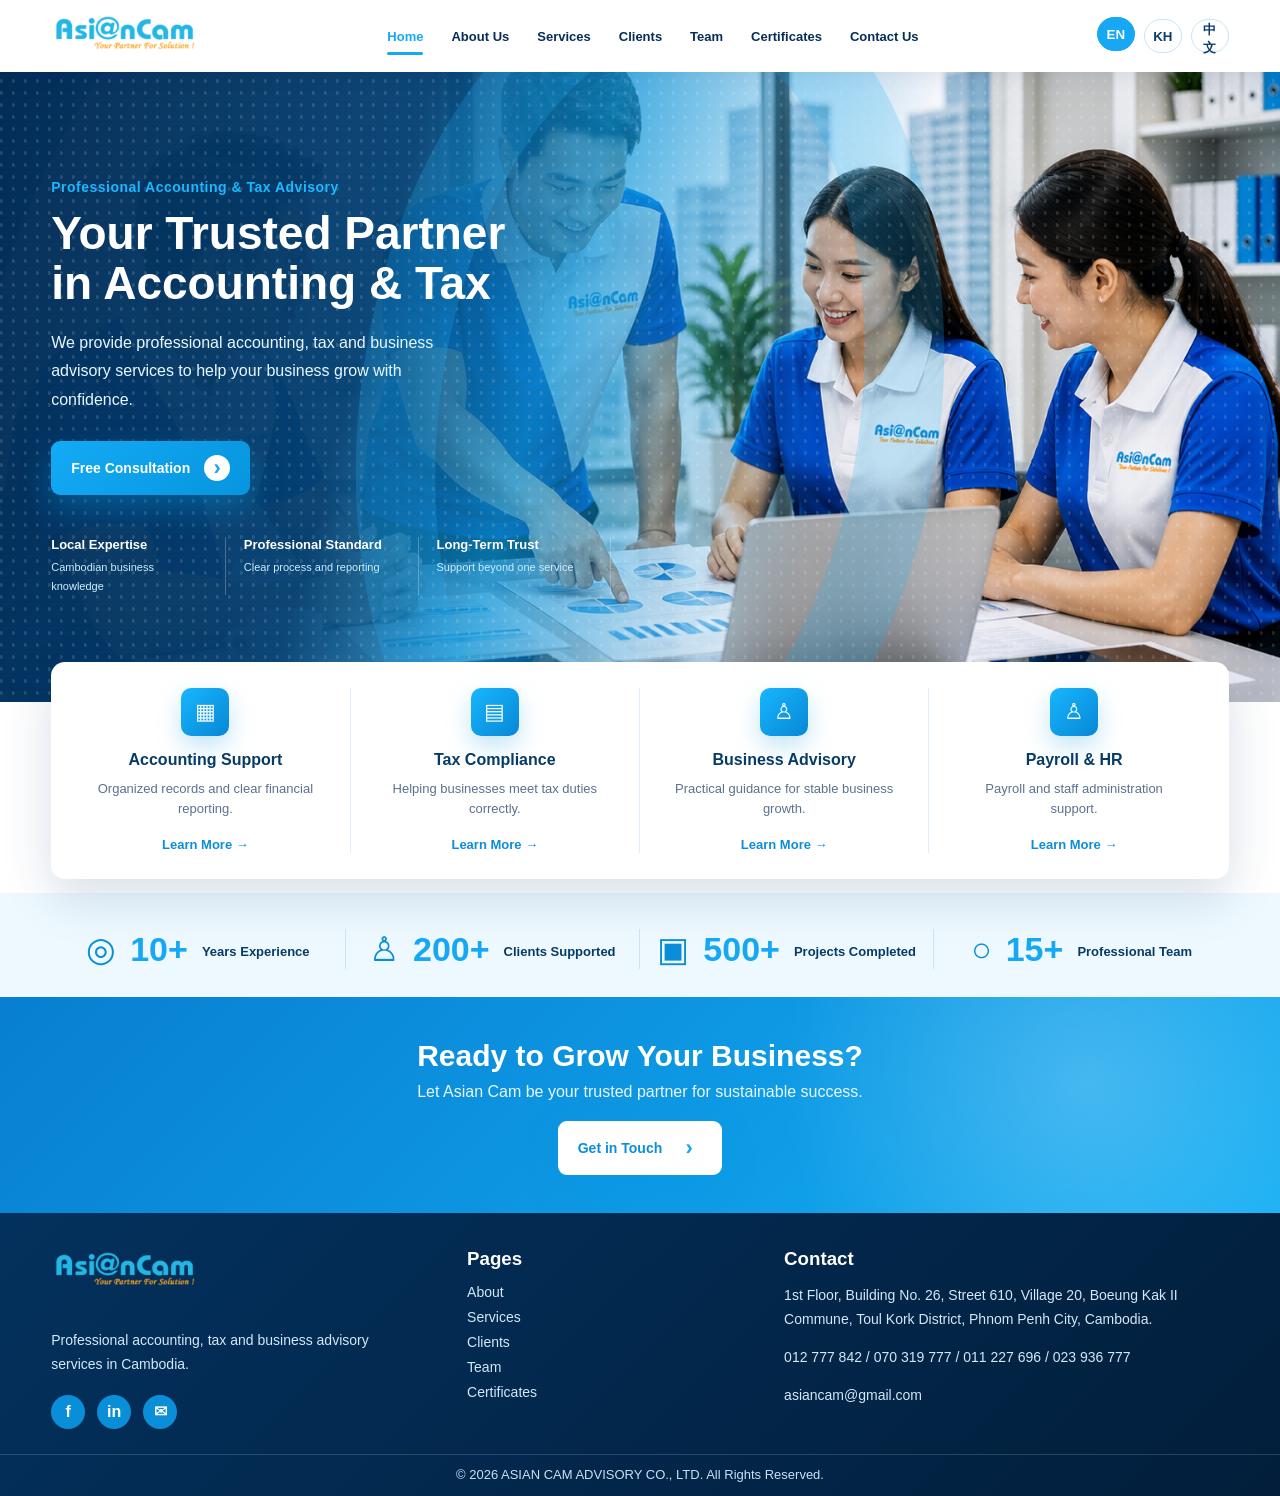
<file: index.html>
<!DOCTYPE html>
<html lang="en">
<head>
  <meta charset="UTF-8" />
  <meta name="viewport" content="width=device-width, initial-scale=1.0" />
  <title>Asian Cam Advisory</title>
  <link rel="stylesheet" href="assets/css/style.css" />
</head>
<body>

<header class="site-header">
  <div class="container nav">
    <a href="index.html" class="logo">
      <img src="assets/img/logo.png" alt="Asian Cam Advisory">
    </a>

    <button class="menu-btn" onclick="toggleMenu()">MENU</button>

    <nav class="menu" id="mainMenu">
      <a href="index.html" class="active" data-i18n="nav_home">Home</a>
      <a href="about.html" data-i18n="nav_about">About Us</a>
      <a href="services.html" data-i18n="nav_services">Services</a>
      <a href="clients.html" data-i18n="nav_clients">Clients</a>
      <a href="staff.html" data-i18n="nav_team">Team</a>
      <a href="certificates.html" data-i18n="nav_cert">Certificates</a>
      <a href="contact.html" data-i18n="nav_contact">Contact Us</a>
    </nav>

    <div class="langs">
      <button data-lang="en" onclick="setLang('en')">EN</button>
      <button data-lang="kh" onclick="setLang('kh')">KH</button>
      <button data-lang="cn" onclick="setLang('cn')">中文</button>
    </div>
  </div>
</header>

<section class="hero">
  <div class="hero-photo"></div>
  <div class="hero-blue"></div>

  <div class="container hero-content">
    <div class="hero-text reveal">
      <span data-i18n="hero_kicker">Professional Accounting & Tax Advisory</span>
      <h1 data-i18n="hero_title">Your Trusted Partner in Accounting & Tax</h1>
      <p data-i18n="hero_text">
        We provide professional accounting, tax and business advisory services to help your business grow with confidence.
      </p>

      <a href="contact.html" class="btn">
        <span data-i18n="btn_consult">Free Consultation</span>
        <em>›</em>
      </a>

      <div class="hero-points">
        <div>
          <strong data-i18n="point1_title">Trusted Expertise</strong>
          <small data-i18n="point1_text">Years of experience you can rely on</small>
        </div>
        <div>
          <strong data-i18n="point2_title">Business Focused</strong>
          <small data-i18n="point2_text">Solutions tailored for your growth</small>
        </div>
        <div>
          <strong data-i18n="point3_title">Client Success</strong>
          <small data-i18n="point3_text">Your success is our mission</small>
        </div>
      </div>
    </div>
  </div>
</section>

<section class="services-floating">
  <div class="container">
    <div class="service-card reveal">
      <div class="icon">▦</div>
      <h3 data-i18n="mini1">Accounting Services</h3>
      <p data-i18n="mini1p">Comprehensive accounting solutions tailored to your business needs.</p>
      <a href="services.html" data-i18n="learn_more">Learn More →</a>
    </div>

    <div class="service-card reveal">
      <div class="icon">▤</div>
      <h3 data-i18n="mini2">Tax Services</h3>
      <p data-i18n="mini2p">Effective tax planning and compliance to minimize your tax liabilities.</p>
      <a href="services.html" data-i18n="learn_more">Learn More →</a>
    </div>

    <div class="service-card reveal">
      <div class="icon">♙</div>
      <h3 data-i18n="mini3">Advisory Services</h3>
      <p data-i18n="mini3p">Expert business advisory to support your growth and success.</p>
      <a href="services.html" data-i18n="learn_more">Learn More →</a>
    </div>

    <div class="service-card reveal">
      <div class="icon">♙</div>
      <h3 data-i18n="mini4">Payroll & HR Services</h3>
      <p data-i18n="mini4p">Reliable payroll and HR solutions to streamline your operations.</p>
      <a href="services.html" data-i18n="learn_more">Learn More →</a>
    </div>
  </div>
</section>

<section class="stats">
  <div class="container stats-grid">
    <div class="stat"><div class="stat-icon">◎</div><strong>10+</strong><span data-i18n="stat_year">Years of Experience</span></div>
    <div class="stat"><div class="stat-icon">♙</div><strong>200+</strong><span data-i18n="stat_client">Happy Clients</span></div>
    <div class="stat"><div class="stat-icon">▣</div><strong>500+</strong><span data-i18n="stat_project">Projects Completed</span></div>
    <div class="stat"><div class="stat-icon">○</div><strong>15+</strong><span data-i18n="stat_team">Professional Team</span></div>
  </div>
</section>

<section class="cta">
  <div class="container reveal">
    <h2 data-i18n="cta_title">Ready to strengthen your business compliance?</h2>
    <p data-i18n="cta_text">Speak with Asian Cam Advisory for accounting, tax and consulting support.</p>
    <a href="contact.html" class="btn white">
      <span data-i18n="cta_btn">Contact Us</span>
      <em>›</em>
    </a>
  </div>
</section>

<footer class="footer">
  <div class="container footer-grid">
    <div>
      <img src="assets/img/logo.png" class="footer-logo" alt="Asian Cam">
      <p data-i18n="footer_desc">Professional accounting, tax and business advisory services in Cambodia.</p>
      <div class="socials"><span>f</span><span>in</span><span>✉</span></div>
    </div>

    <div>
      <h3 data-i18n="footer_pages">Pages</h3>
      <a href="about.html" data-i18n="footer_about">About</a>
      <a href="services.html" data-i18n="footer_services">Services</a>
      <a href="clients.html" data-i18n="footer_clients">Clients</a>
      <a href="staff.html" data-i18n="footer_team">Team</a>
      <a href="certificates.html" data-i18n="footer_cert">Certificates</a>
    </div>

    <div>
      <h3 data-i18n="footer_contact">Contact</h3>
      <p data-i18n="footer_address">
        1st Floor, Building No. 26, Street 610, Village 20, Boeung Kak II Commune, Toul Kork District, Phnom Penh City, Cambodia.
      </p>
      <p>012 777 842 / 070 319 777 / 011 227 696 / 023 936 777</p>
      <p>asiancam@gmail.com</p>
    </div>
  </div>

  <div class="copy" data-i18n="footer_copy">© 2026 ASIAN CAM ADVISORY CO., LTD. All Rights Reserved.</div>
</footer>

<script src="assets/js/lang.js"></script>
</body>
</html>
</file>
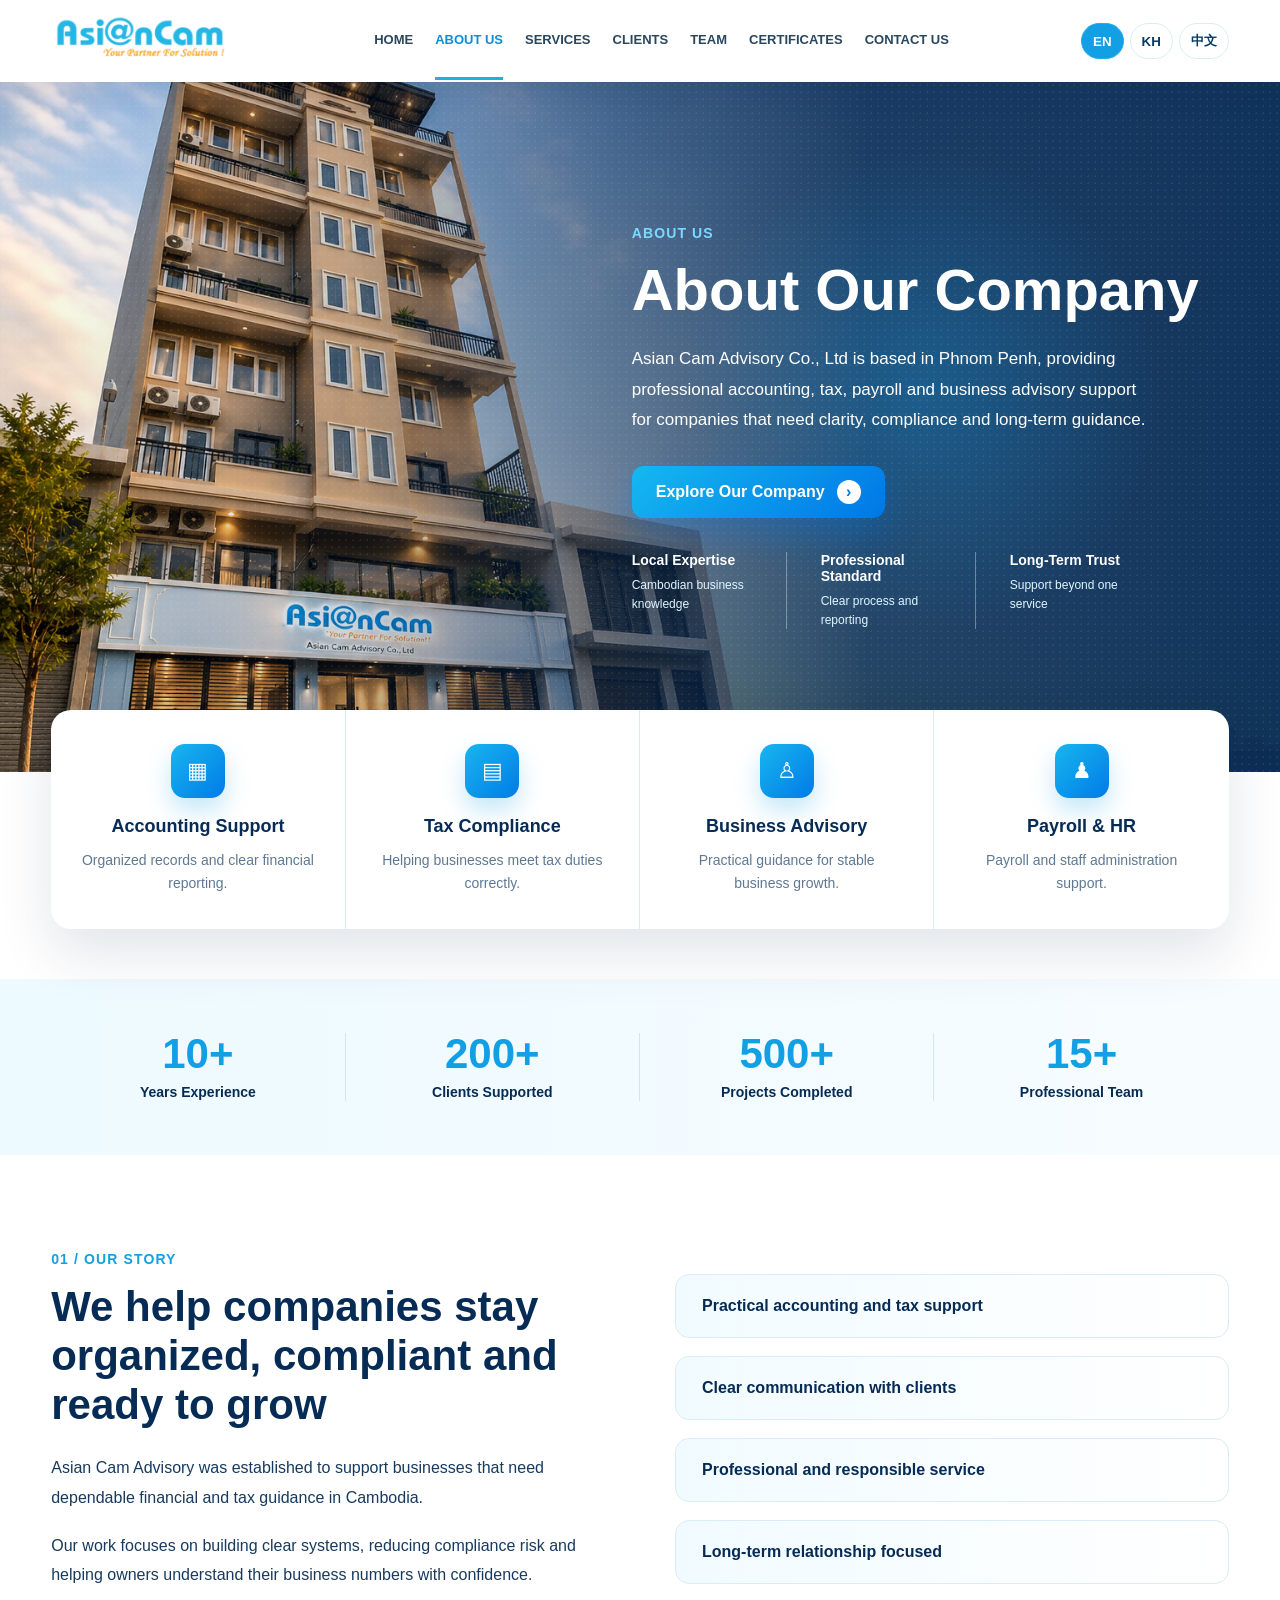
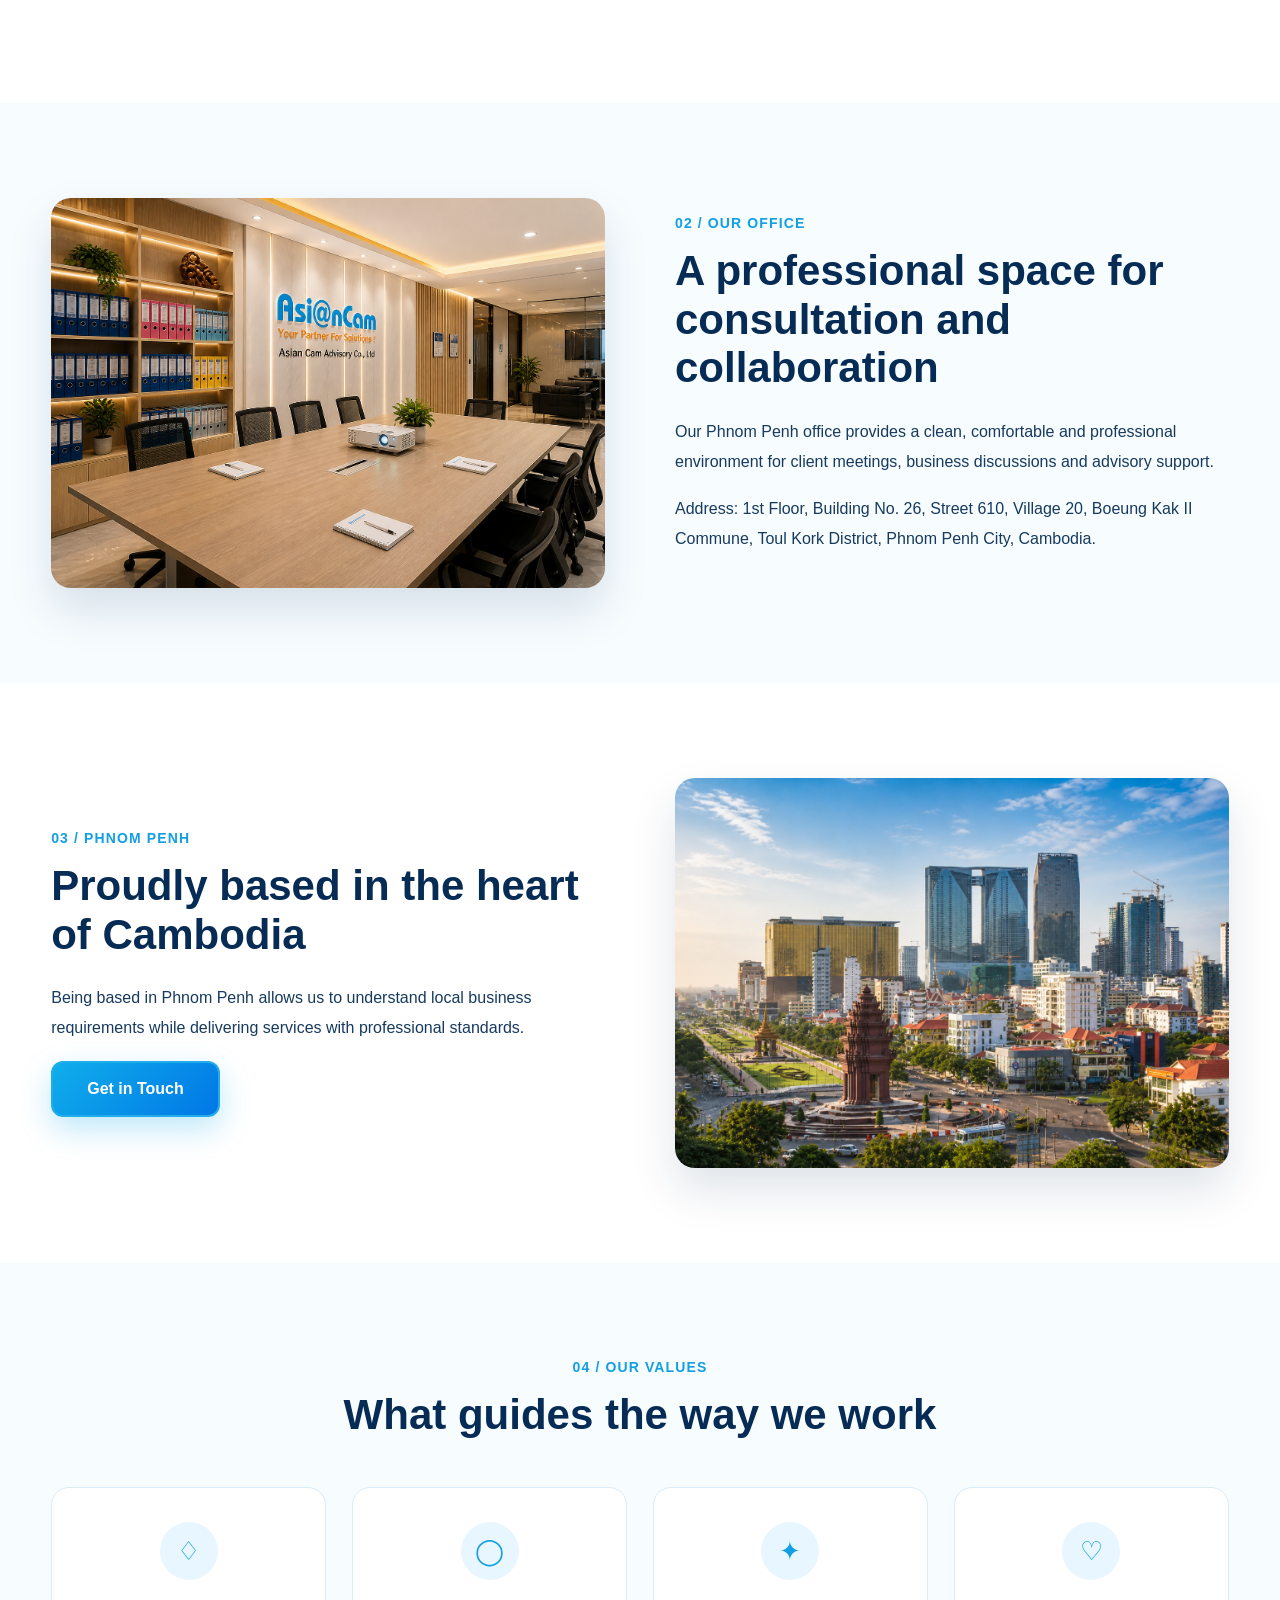
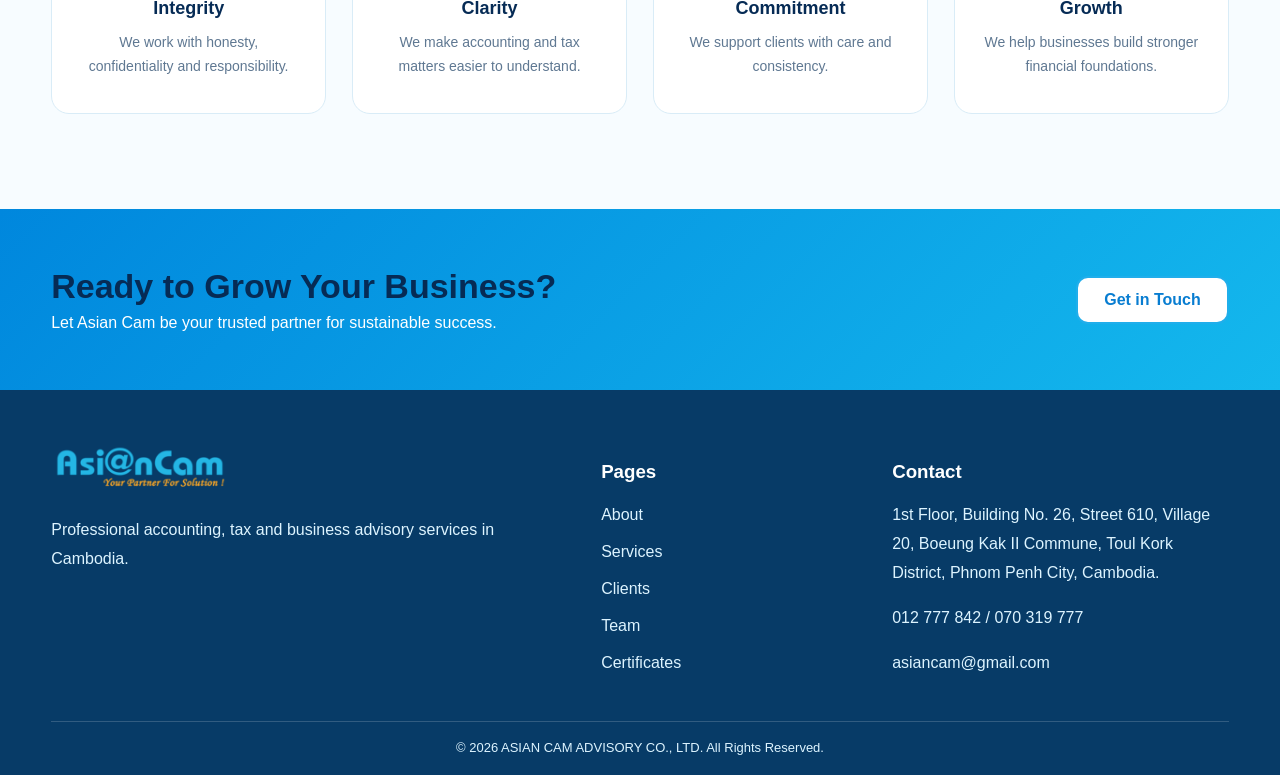
<file: about.html>
<!DOCTYPE html>
<html lang="en">
<head>
  <meta charset="UTF-8" />
  <meta name="viewport" content="width=device-width, initial-scale=1.0" />
  <title>About Us | Asian Cam Advisory</title>

  <link rel="stylesheet" href="assets/css/base.css" />
  <link rel="stylesheet" href="assets/css/about.css" />
  <link rel="stylesheet" href="assets/css/responsive.css" />
</head>
<body>

<header class="header">
  <div class="container nav">
    <a href="index.html" class="logo-wrap">
      <img src="assets/img/logo.png" class="logo-img" alt="AsianCam Logo">
    </a>

    <button class="menu-btn" onclick="toggleMenu()">MENU</button>

    <nav class="menu" id="mainMenu">
      <a href="index.html" data-i18n="nav_home">Home</a>
      <a href="about.html" class="active" data-i18n="nav_about">About Us</a>
      <a href="services.html" data-i18n="nav_services">Services</a>
      <a href="clients.html" data-i18n="nav_clients">Clients</a>
      <a href="staff.html" data-i18n="nav_team">Team</a>
      <a href="certificates.html" data-i18n="nav_cert">Certificates</a>
      <a href="contact.html" data-i18n="nav_contact">Contact Us</a>
    </nav>

    <div class="langs">
      <button type="button" data-lang="en" onclick="setLang('en')">EN</button>
      <button type="button" data-lang="kh" onclick="setLang('kh')">KH</button>
      <button type="button" data-lang="cn" onclick="setLang('cn')">中文</button>
    </div>
  </div>
</header>

<section class="about-hero-home">
  <div class="about-hero-bg">
    <img src="assets/img/pages/about-building.png" alt="Asian Cam Building">
  </div>

  <div class="about-hero-overlay"></div>
  <div class="about-hero-dots"></div>

  <div class="container about-hero-inner">
    <div class="about-hero-text">
      <span class="hero-label" data-i18n="about_label">ABOUT US</span>

      <h1 data-i18n="about_title">About Our Company</h1>

      <p data-i18n="about_text">
        Asian Cam Advisory Co., Ltd is based in Phnom Penh, providing professional
        accounting, tax, payroll and business advisory support for companies that need
        clarity, compliance and long-term guidance.
      </p>

      <a href="#our-story" class="hero-btn">
        <span data-i18n="about_btn">Explore Our Company</span>
        <b>›</b>
      </a>

      <div class="hero-points">
        <div>
          <strong data-i18n="point1_title">Local Expertise</strong>
          <span data-i18n="point1_text">Cambodian business knowledge</span>
        </div>
        <div>
          <strong data-i18n="point2_title">Professional Standard</strong>
          <span data-i18n="point2_text">Clear process and reporting</span>
        </div>
        <div>
          <strong data-i18n="point3_title">Long-Term Trust</strong>
          <span data-i18n="point3_text">Support beyond one service</span>
        </div>
      </div>
    </div>
  </div>
</section>

<section class="service-strip">
  <div class="container service-box">
    <div class="service-item">
      <div class="service-icon">▦</div>
      <h3 data-i18n="mini1">Accounting Support</h3>
      <p data-i18n="mini1p">Organized records and clear financial reporting.</p>
    </div>

    <div class="service-item">
      <div class="service-icon">▤</div>
      <h3 data-i18n="mini2">Tax Compliance</h3>
      <p data-i18n="mini2p">Helping businesses meet tax duties correctly.</p>
    </div>

    <div class="service-item">
      <div class="service-icon">♙</div>
      <h3 data-i18n="mini3">Business Advisory</h3>
      <p data-i18n="mini3p">Practical guidance for stable business growth.</p>
    </div>

    <div class="service-item">
      <div class="service-icon">♟</div>
      <h3 data-i18n="mini4">Payroll & HR</h3>
      <p data-i18n="mini4p">Payroll and staff administration support.</p>
    </div>
  </div>
</section>

<section class="stats-section">
  <div class="container stats-grid">
    <div><strong>10+</strong><span data-i18n="stat_year">Years Experience</span></div>
    <div><strong>200+</strong><span data-i18n="stat_client">Clients Supported</span></div>
    <div><strong>500+</strong><span data-i18n="stat_project">Projects Completed</span></div>
    <div><strong>15+</strong><span data-i18n="stat_team">Professional Team</span></div>
  </div>
</section>

<section class="about-story section" id="our-story">
  <div class="container story-grid">
    <div class="story-text">
      <span class="eyebrow" data-i18n="story_label">01 / OUR STORY</span>
      <h2 data-i18n="story_title">We help companies stay organized, compliant and ready to grow</h2>
      <p data-i18n="story_desc_1">
        Asian Cam Advisory was established to support businesses that need dependable financial
        and tax guidance in Cambodia.
      </p>
      <p data-i18n="story_desc_2">
        Our work focuses on building clear systems, reducing compliance risk and helping owners
        understand their business numbers with confidence.
      </p>
    </div>

    <div class="story-cards">
      <div class="story-card" data-i18n="story_card_1">Practical accounting and tax support</div>
      <div class="story-card" data-i18n="story_card_2">Clear communication with clients</div>
      <div class="story-card" data-i18n="story_card_3">Professional and responsible service</div>
      <div class="story-card" data-i18n="story_card_4">Long-term relationship focused</div>
    </div>
  </div>
</section>

<section class="office-section section soft">
  <div class="container office-grid">
    <div class="image-card">
      <img src="assets/img/pages/about-office.png" alt="Asian Cam Office">
    </div>

    <div class="office-text">
      <span class="eyebrow" data-i18n="office_label">02 / OUR OFFICE</span>
      <h2 data-i18n="office_title">A professional space for consultation and collaboration</h2>
      <p data-i18n="office_desc">
        Our Phnom Penh office provides a clean, comfortable and professional environment for client meetings,
        business discussions and advisory support.
      </p>
      <p data-i18n="office_address">
        Address: 1st Floor, Building No. 26, Street 610, Village 20, Boeung Kak II Commune,
        Toul Kork District, Phnom Penh City, Cambodia.
      </p>
    </div>
  </div>
</section>

<section class="location-section section">
  <div class="container location-grid">
    <div class="location-text">
      <span class="eyebrow" data-i18n="location_label">03 / PHNOM PENH</span>
      <h2 data-i18n="location_title">Proudly based in the heart of Cambodia</h2>
      <p data-i18n="location_desc">
        Being based in Phnom Penh allows us to understand local business requirements while delivering
        services with professional standards.
      </p>
      <a href="contact.html" class="btn primary" data-i18n="cta_btn">Contact Us</a>
    </div>

    <div class="image-card">
      <img src="assets/img/pages/phnom-penh-skyline.png" alt="Phnom Penh Skyline">
    </div>
  </div>
</section>

<section class="values-section section soft">
  <div class="container">
    <div class="section-head">
      <span class="eyebrow" data-i18n="values_label">04 / OUR VALUES</span>
      <h2 data-i18n="values_title">What guides the way we work</h2>
    </div>

    <div class="values-grid">
      <div class="value-card">
        <div class="value-icon">♢</div>
        <h3 data-i18n="value_1_title">Integrity</h3>
        <p data-i18n="value_1_desc">We work with honesty, confidentiality and responsibility.</p>
      </div>

      <div class="value-card">
        <div class="value-icon">◯</div>
        <h3 data-i18n="value_2_title">Clarity</h3>
        <p data-i18n="value_2_desc">We make accounting and tax matters easier to understand.</p>
      </div>

      <div class="value-card">
        <div class="value-icon">✦</div>
        <h3 data-i18n="value_3_title">Commitment</h3>
        <p data-i18n="value_3_desc">We support clients with care and consistency.</p>
      </div>

      <div class="value-card">
        <div class="value-icon">♡</div>
        <h3 data-i18n="value_4_title">Growth</h3>
        <p data-i18n="value_4_desc">We help businesses build stronger financial foundations.</p>
      </div>
    </div>
  </div>
</section>

<section class="about-final-cta">
  <div class="container final-cta-inner">
    <div>
      <h2 data-i18n="cta_title">Need a reliable accounting and tax partner?</h2>
      <p data-i18n="cta_text">Speak with Asian Cam Advisory for professional business support.</p>
    </div>
    <a href="contact.html" class="btn white" data-i18n="cta_btn">Contact Us</a>
  </div>
</section>

<footer class="footer">
  <div class="container footer-grid">
    <div>
      <img src="assets/img/logo.png" class="logo-img" alt="AsianCam Logo">
      <p data-i18n="footer_desc">Professional accounting, tax and business advisory services in Cambodia.</p>
    </div>

    <div>
      <h3 data-i18n="footer_pages">Pages</h3>
      <a href="about.html" data-i18n="footer_about">About</a>
      <a href="services.html" data-i18n="footer_services">Services</a>
      <a href="clients.html" data-i18n="footer_clients">Clients</a>
      <a href="staff.html" data-i18n="footer_team">Team</a>
      <a href="certificates.html" data-i18n="footer_cert">Certificates</a>
    </div>

    <div>
      <h3 data-i18n="footer_contact">Contact</h3>
      <p data-i18n="footer_address">Phnom Penh, Cambodia</p>
      <p>012 777 842 / 070 319 777</p>
      <p>asiancam@gmail.com</p>
    </div>
  </div>

  <div class="container copy" data-i18n="footer_copy">© 2026 ASIAN CAM ADVISORY CO., LTD.</div>
</footer>

<script src="assets/js/lang.js"></script>
</body>
</html>
</file>
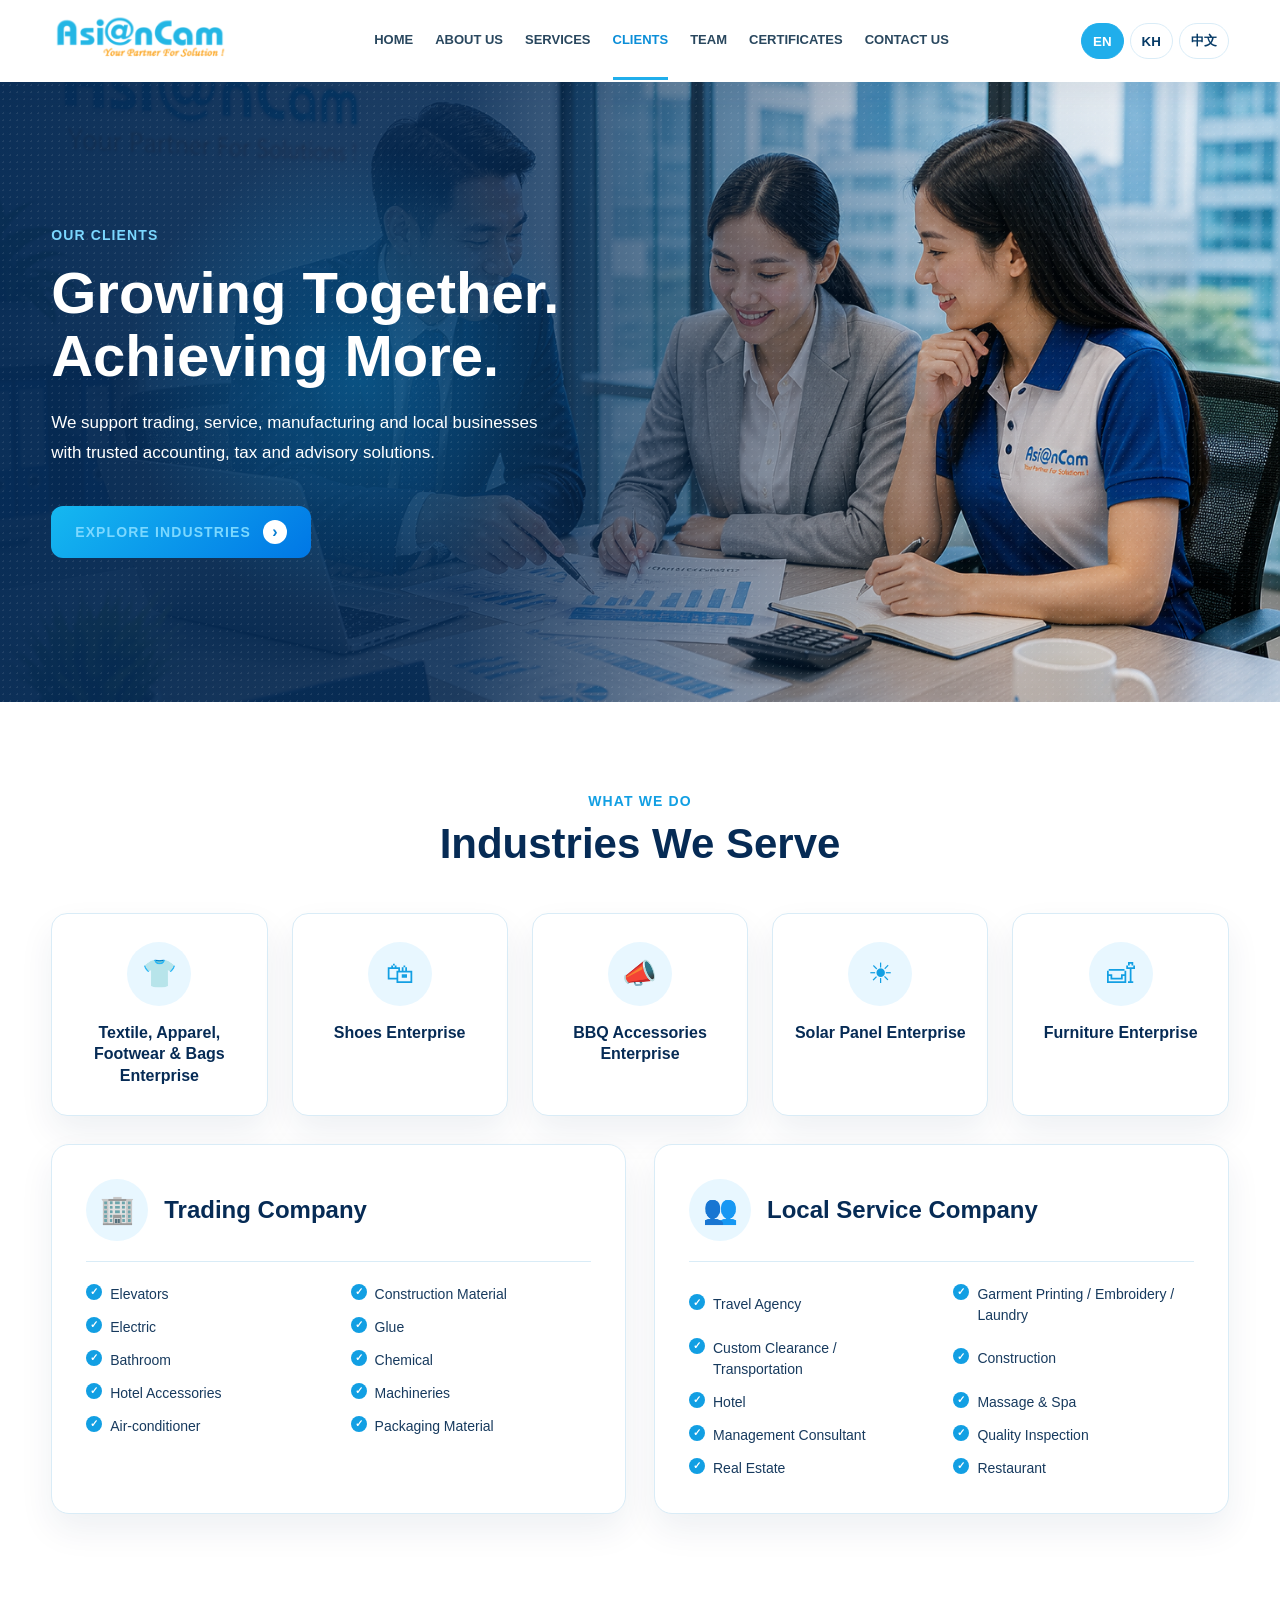
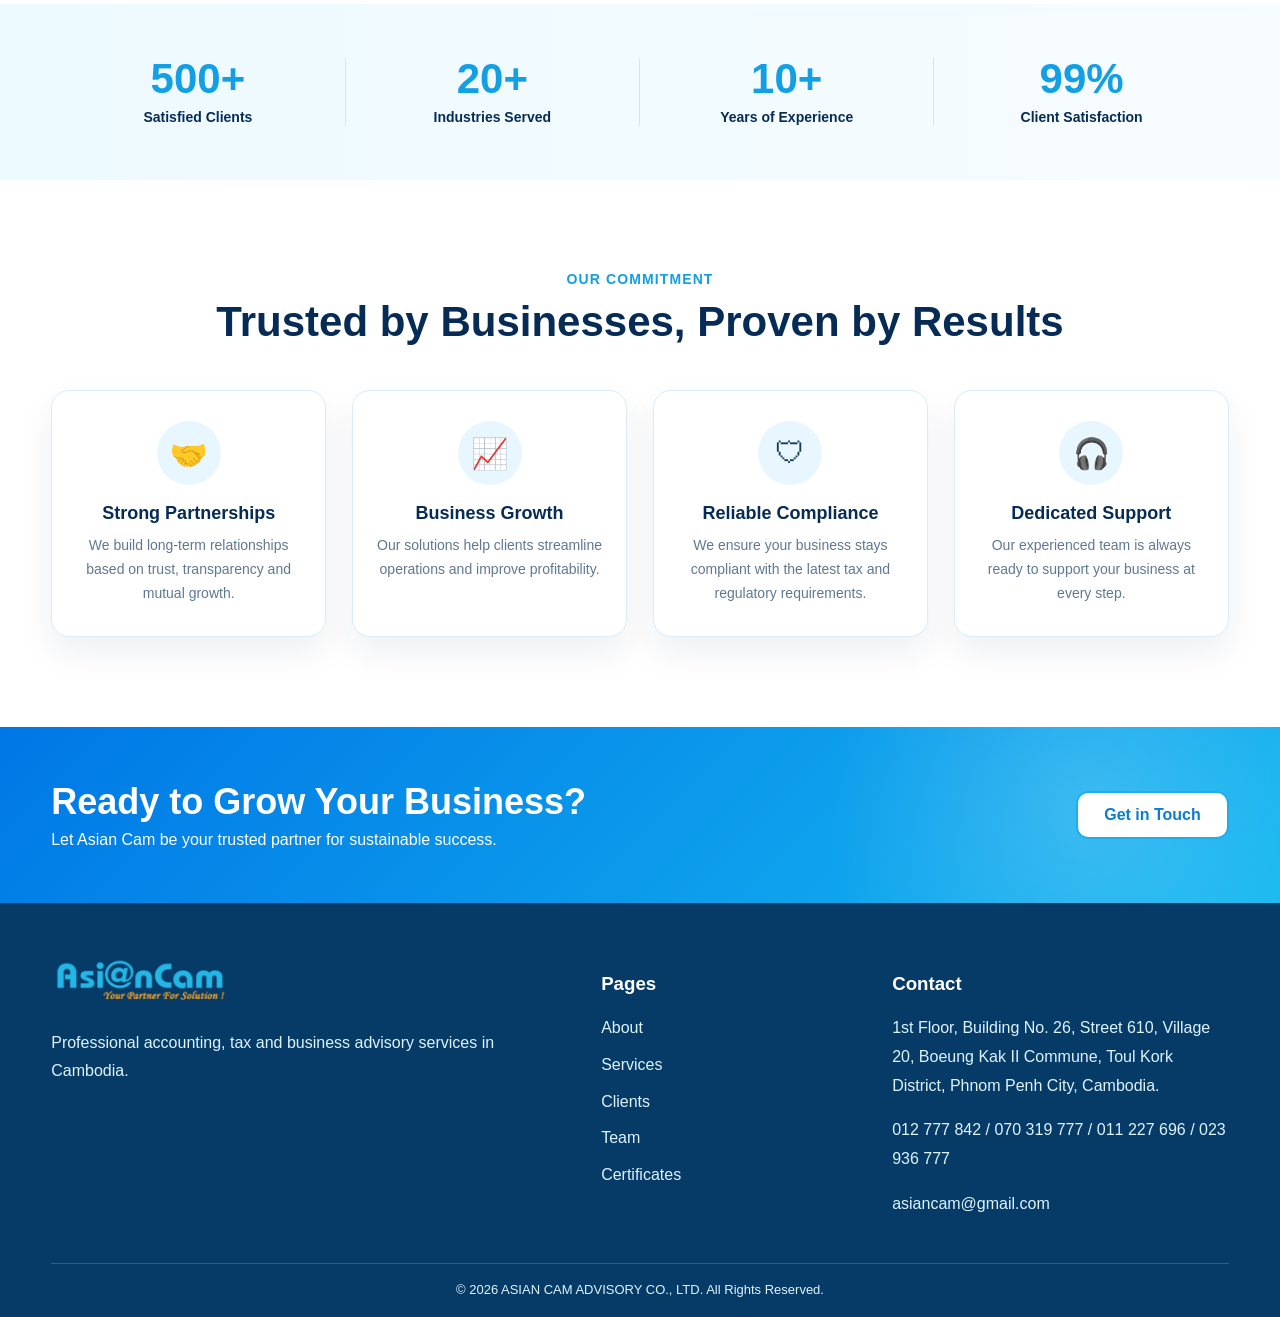
<file: clients.html>
<!DOCTYPE html>
<html lang="en">
<head>
  <meta charset="UTF-8" />
  <meta name="viewport" content="width=device-width, initial-scale=1.0" />
  <title>Clients | Asian Cam Advisory</title>

  <link rel="stylesheet" href="assets/css/base.css" />
  <link rel="stylesheet" href="assets/css/clients.css" />
  <link rel="stylesheet" href="assets/css/responsive.css" />
</head>
<body>

<header class="header">
  <div class="container nav">
    <a href="index.html" class="logo-wrap">
      <img src="assets/img/logo.png" class="logo-img" alt="AsianCam Logo">
    </a>

    <button class="menu-btn" onclick="toggleMenu()">MENU</button>

    <nav class="menu" id="mainMenu">
      <a href="index.html" data-i18n="nav_home">Home</a>
      <a href="about.html" data-i18n="nav_about">About Us</a>
      <a href="services.html" data-i18n="nav_services">Services</a>
      <a href="clients.html" class="active" data-i18n="nav_clients">Clients</a>
      <a href="staff.html" data-i18n="nav_team">Team</a>
      <a href="certificates.html" data-i18n="nav_cert">Certificates</a>
      <a href="contact.html" data-i18n="nav_contact">Contact Us</a>
    </nav>

    <div class="langs">
      <button type="button" data-lang="en" onclick="setLang('en')">EN</button>
      <button type="button" data-lang="kh" onclick="setLang('kh')">KH</button>
      <button type="button" data-lang="cn" onclick="setLang('cn')">中文</button>
    </div>
  </div>
</header>

<section class="clients-hero">
  <div class="clients-hero-bg">
    <img src="assets/img/pages/clients-hero.png" alt="Asian Cam Clients">
  </div>

  <div class="clients-hero-overlay"></div>
  <div class="clients-hero-dots"></div>

  <div class="container clients-hero-inner">
    <div class="clients-hero-text">
      <span data-i18n="clients_badge">OUR CLIENTS</span>

      <h1 data-i18n="clients_title">
        Growing Together. Achieving More.
      </h1>

      <p data-i18n="clients_desc">
        We support trading, service, manufacturing and local businesses with trusted accounting, tax and advisory solutions.
      </p>

      <a href="#industries" class="hero-btn">
        <span data-i18n="clients_btn">Explore Industries</span>
        <b>›</b>
      </a>
    </div>
  </div>
</section>

<section class="section" id="industries">
  <div class="container">

    <div class="section-head">
      <span data-i18n="industries_badge">WHAT WE DO</span>
      <h2 data-i18n="industries_title">Industries We Serve</h2>
    </div>

    <div class="industry-icon-grid">

      <div class="industry-small">
        <div>👕</div>
        <h3 data-i18n="industry_textile">Textile, Apparel, Footwear & Bags Enterprise</h3>
      </div>

      <div class="industry-small">
        <div>🛍</div>
        <h3 data-i18n="industry_shoes">Shoes Enterprise</h3>
      </div>

      <div class="industry-small">
        <div>📣</div>
        <h3 data-i18n="industry_bbq">BBQ Accessories Enterprise</h3>
      </div>

      <div class="industry-small">
        <div>☀</div>
        <h3 data-i18n="industry_solar">Solar Panel Enterprise</h3>
      </div>

      <div class="industry-small">
        <div>🛋</div>
        <h3 data-i18n="industry_furniture">Furniture Enterprise</h3>
      </div>

    </div>

    <div class="industry-detail-grid">

      <div class="industry-box">
        <div class="industry-title">
          <div class="industry-icon">🏢</div>
          <h3 data-i18n="industry_trading">Trading Company</h3>
        </div>

        <div class="industry-list two-col">
          <span data-i18n="trading_elevators">Elevators</span>
          <span data-i18n="trading_construction_material">Construction Material</span>
          <span data-i18n="trading_electric">Electric</span>
          <span data-i18n="trading_glue">Glue</span>
          <span data-i18n="trading_bathroom">Bathroom</span>
          <span data-i18n="trading_chemical">Chemical</span>
          <span data-i18n="trading_hotel_accessories">Hotel Accessories</span>
          <span data-i18n="trading_machineries">Machineries</span>
          <span data-i18n="trading_air_conditioner">Air-conditioner</span>
          <span data-i18n="trading_packaging">Packaging Material</span>
        </div>
      </div>

      <div class="industry-box">
        <div class="industry-title">
          <div class="industry-icon">👥</div>
          <h3 data-i18n="industry_service">Local Service Company</h3>
        </div>

        <div class="industry-list two-col">
          <span data-i18n="service_travel">Travel Agency</span>
          <span data-i18n="service_garment">Garment Printing / Embroidery / Laundry</span>
          <span data-i18n="service_clearance">Custom Clearance / Transportation</span>
          <span data-i18n="service_construction">Construction</span>
          <span data-i18n="service_hotel">Hotel</span>
          <span data-i18n="service_massage">Massage & Spa</span>
          <span data-i18n="service_consultant">Management Consultant</span>
          <span data-i18n="service_quality">Quality Inspection</span>
          <span data-i18n="service_real_estate">Real Estate</span>
          <span data-i18n="service_restaurant">Restaurant</span>
        </div>
      </div>

    </div>

  </div>
</section>

<section class="client-stats">
  <div class="container">
    <div class="client-stats-grid">

      <div>
        <strong>500+</strong>
        <span data-i18n="stat_clients">Satisfied Clients</span>
      </div>

      <div>
        <strong>20+</strong>
        <span data-i18n="stat_industries">Industries Served</span>
      </div>

      <div>
        <strong>10+</strong>
        <span data-i18n="stat_experience">Years of Experience</span>
      </div>

      <div>
        <strong>99%</strong>
        <span data-i18n="stat_satisfaction">Client Satisfaction</span>
      </div>

    </div>
  </div>
</section>

<section class="section commitment-section">
  <div class="container">

    <div class="section-head">
      <span data-i18n="commitment_badge">OUR COMMITMENT</span>
      <h2 data-i18n="commitment_title">Trusted by Businesses, Proven by Results</h2>
    </div>

    <div class="commitment-grid">

      <div class="commitment-card">
        <div>🤝</div>
        <h3 data-i18n="commitment_1_title">Strong Partnerships</h3>
        <p data-i18n="commitment_1_desc">
          We build long-term relationships based on trust, transparency and mutual growth.
        </p>
      </div>

      <div class="commitment-card">
        <div>📈</div>
        <h3 data-i18n="commitment_2_title">Business Growth</h3>
        <p data-i18n="commitment_2_desc">
          Our solutions help clients streamline operations and improve profitability.
        </p>
      </div>

      <div class="commitment-card">
        <div>🛡</div>
        <h3 data-i18n="commitment_3_title">Reliable Compliance</h3>
        <p data-i18n="commitment_3_desc">
          We ensure your business stays compliant with the latest tax and regulatory requirements.
        </p>
      </div>

      <div class="commitment-card">
        <div>🎧</div>
        <h3 data-i18n="commitment_4_title">Dedicated Support</h3>
        <p data-i18n="commitment_4_desc">
          Our experienced team is always ready to support your business at every step.
        </p>
      </div>

    </div>

  </div>
</section>

<section class="client-cta">
  <div class="container client-cta-inner">
    <div>
      <h2 data-i18n="cta_title">Ready to Grow Your Business?</h2>
      <p data-i18n="cta_text">
        Let Asian Cam be your trusted partner for sustainable success.
      </p>
    </div>

    <a href="contact.html" class="btn white" data-i18n="cta_btn">Get in Touch</a>
  </div>
</section>

<footer class="footer">
  <div class="container footer-grid">
    <div>
      <img src="assets/img/logo.png" class="logo-img" alt="AsianCam Logo">
      <p data-i18n="footer_desc">
        Professional accounting, tax and business advisory services in Cambodia.
      </p>
    </div>

    <div>
      <h3 data-i18n="footer_pages">Pages</h3>
      <a href="about.html" data-i18n="footer_about">About</a>
      <a href="services.html" data-i18n="footer_services">Services</a>
      <a href="clients.html" data-i18n="footer_clients">Clients</a>
      <a href="staff.html" data-i18n="footer_team">Team</a>
      <a href="certificates.html" data-i18n="footer_cert">Certificates</a>
    </div>

    <div>
      <h3 data-i18n="footer_contact">Contact</h3>
      <p data-i18n="footer_address">
        1st Floor, Building No. 26, Street 610, Village 20, Boeung Kak II Commune, Toul Kork District, Phnom Penh City, Cambodia.
      </p>
      <p>012 777 842 / 070 319 777 / 011 227 696 / 023 936 777</p>
      <p>asiancam@gmail.com</p>
    </div>
  </div>

  <div class="container copy" data-i18n="footer_copy">
    © 2026 ASIAN CAM ADVISORY CO., LTD. All Rights Reserved.
  </div>
</footer>

<script src="assets/js/lang.js"></script>
<script src="assets/js/client-lang.js"></script>
</body>
</html>
</file>
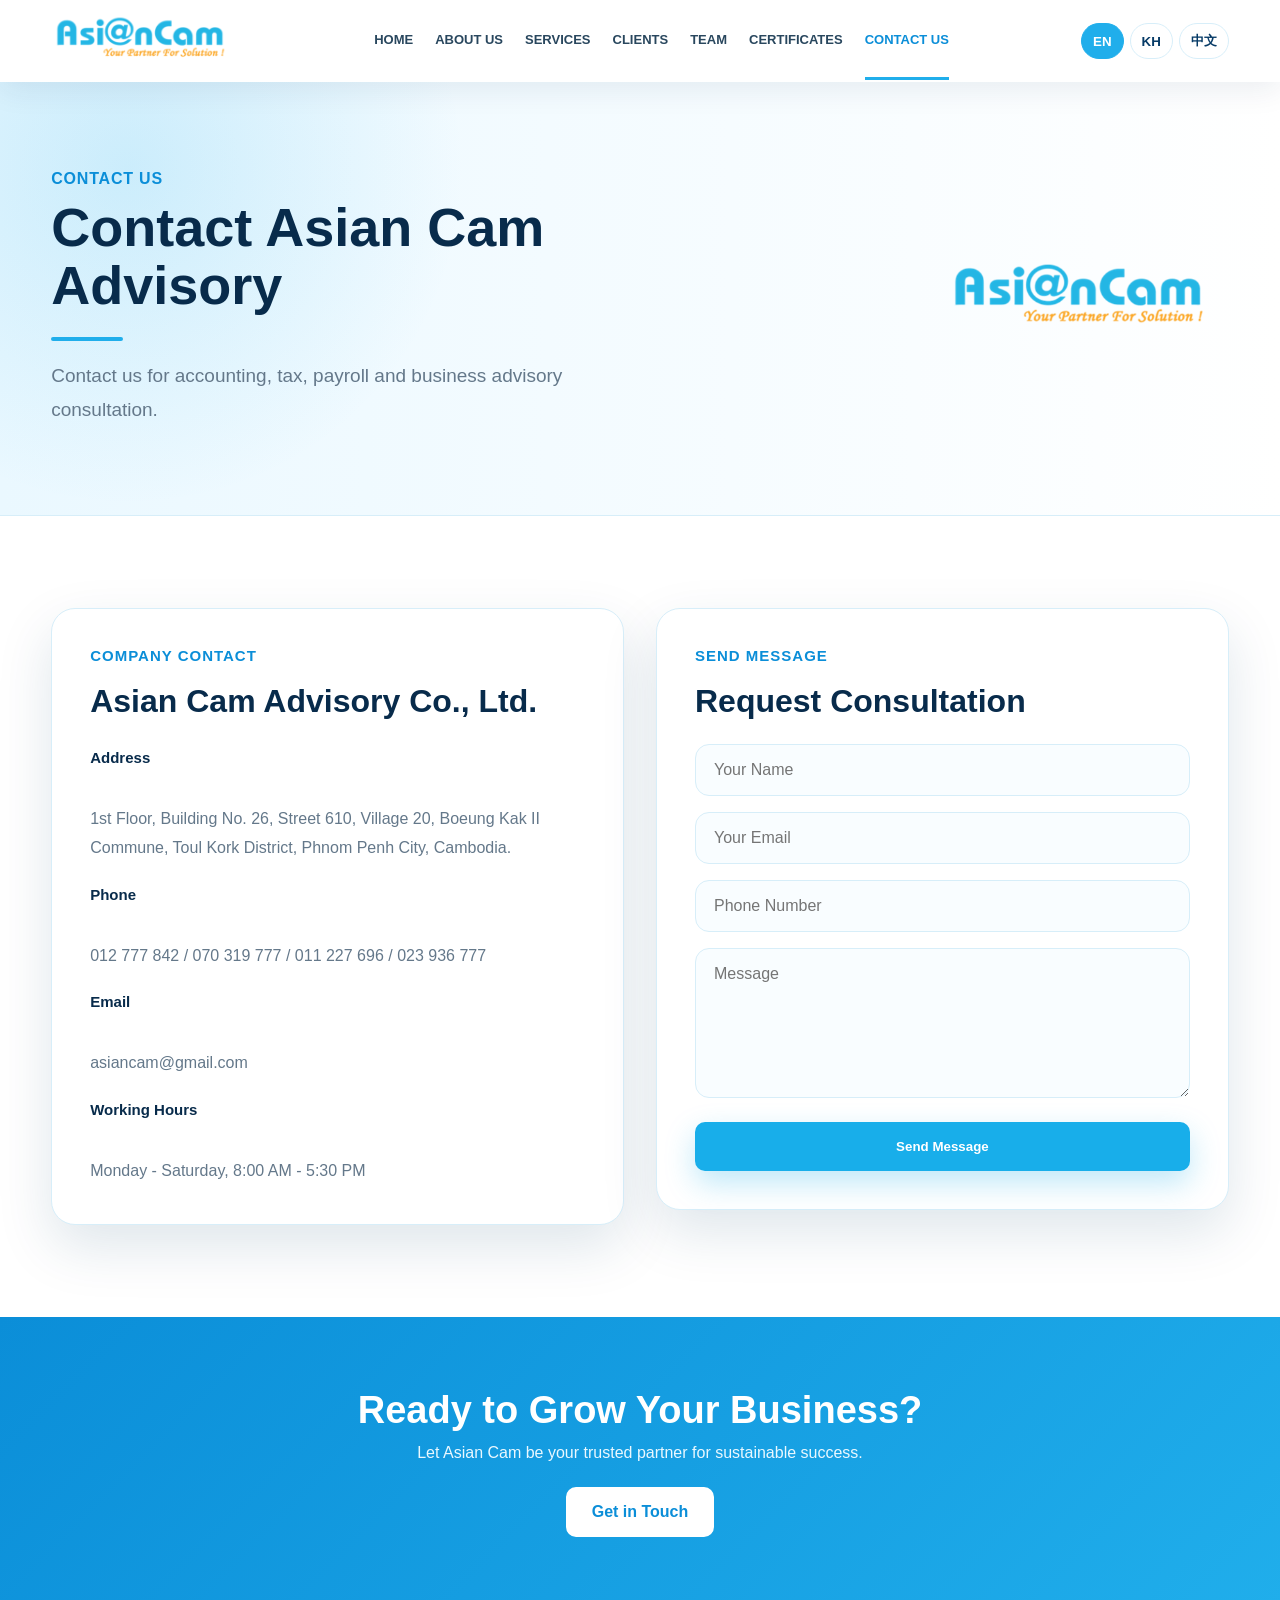
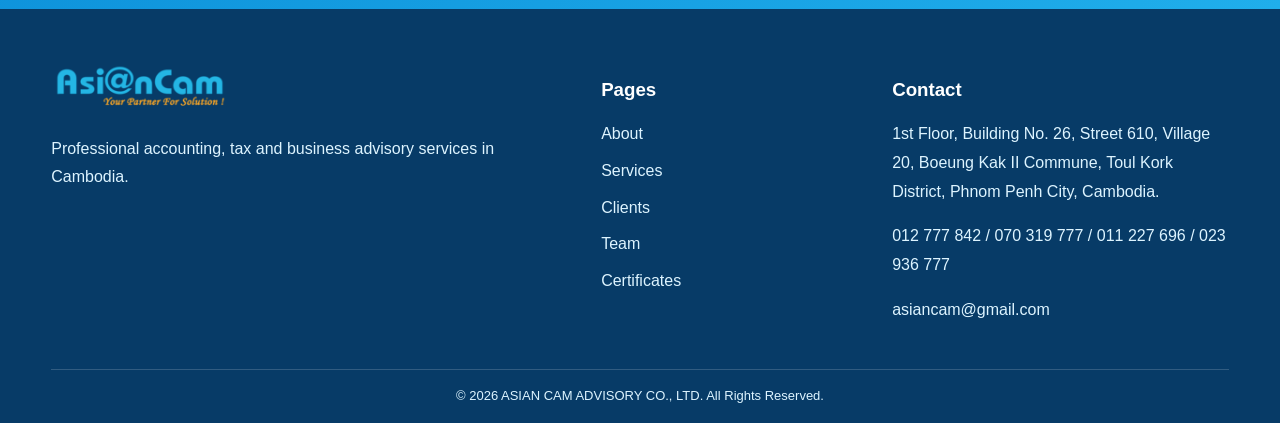
<file: contact.html>
<!DOCTYPE html>
<html lang="en">
<head>
  <meta charset="UTF-8" />
  <meta name="viewport" content="width=device-width, initial-scale=1.0" />

  <title>Contact | Asian Cam Advisory</title>

  <link rel="stylesheet" href="assets/css/base.css" />
  <link rel="stylesheet" href="assets/css/contact.css" />
  <link rel="stylesheet" href="assets/css/responsive.css" />
</head>
<body>

<header class="header">
  <div class="container nav">
    <a href="index.html" class="logo-wrap">
      <img src="assets/img/logo.png" class="logo-img" alt="AsianCam Logo">
    </a>

    <button class="menu-btn" onclick="toggleMenu()">MENU</button>

    <nav class="menu" id="mainMenu">
      <a href="index.html" data-i18n="nav_home">Home</a>
      <a href="about.html" data-i18n="nav_about">About Us</a>
      <a href="services.html" data-i18n="nav_services">Services</a>
      <a href="clients.html" data-i18n="nav_clients">Clients</a>
      <a href="staff.html" data-i18n="nav_team">Team</a>
      <a href="certificates.html" data-i18n="nav_cert">Certificates</a>
      <a href="contact.html" class="active" data-i18n="nav_contact">Contact Us</a>
    </nav>

    <div class="langs">
      <button data-lang="en" onclick="setLang('en')">EN</button>
      <button data-lang="kh" onclick="setLang('kh')">KH</button>
      <button data-lang="cn" onclick="setLang('cn')">中文</button>
    </div>
  </div>
</header>

<section class="page-hero">
  <div class="container page-hero-inner">
    <div>
      <div class="label">Contact Us</div>
      <h1 data-i18n="contact_title">Contact Asian Cam Advisory</h1>
      <p data-i18n="contact_sub">Contact us for accounting, tax, payroll and business advisory consultation.</p>
    </div>

    <img src="assets/img/logo.png" class="page-logo" alt="AsianCam">
  </div>
</section>

<section class="section">
  <div class="container contact-grid">

    <div class="contact-card">
      <div class="label">Company Contact</div>
      <h2>Asian Cam Advisory Co., Ltd.</h2>

      <div class="contact-info">
        <p>
          <strong data-i18n="address">Address</strong><br>
          <span data-i18n="footer_address">
            1st Floor, Building No. 26, Street 610, Village 20, Boeung Kak II Commune,
            Toul Kork District, Phnom Penh City, Cambodia.
          </span>
        </p>

        <p>
          <strong data-i18n="phone">Phone</strong><br>
          012 777 842 / 070 319 777 / 011 227 696 / 023 936 777
        </p>

        <p>
          <strong data-i18n="email">Email</strong><br>
          asiancam@gmail.com
        </p>

        <p>
          <strong>Working Hours</strong><br>
          Monday - Saturday, 8:00 AM - 5:30 PM
        </p>
      </div>
    </div>

    <form class="contact-card">
      <div class="label">Send Message</div>
      <h2>Request Consultation</h2>

      <input type="text" data-i18n-placeholder="name_placeholder" placeholder="Your Name">
      <input type="email" data-i18n-placeholder="email_placeholder" placeholder="Your Email">
      <input type="text" data-i18n-placeholder="phone_placeholder" placeholder="Phone Number">
      <textarea data-i18n-placeholder="message_placeholder" placeholder="Message"></textarea>

      <button type="submit" class="btn primary" data-i18n="send">Send Message</button>
    </form>

  </div>
</section>

<section class="cta">
  <div class="container">
    <h2 data-i18n="cta_title">Ready to strengthen your business compliance?</h2>
    <p data-i18n="cta_text">Speak with Asian Cam Advisory for accounting, tax and consulting support.</p>
    <a href="contact.html" class="btn" data-i18n="cta_btn">Contact Us</a>
  </div>
</section>

<footer class="footer">
  <div class="container footer-grid">
    <div>
      <img src="assets/img/logo.png" class="logo-img" alt="AsianCam Logo">
      <p data-i18n="footer_desc">Professional accounting, tax and business advisory services in Cambodia.</p>
    </div>

    <div>
      <h3 data-i18n="footer_pages">Pages</h3>
      <a href="about.html" data-i18n="footer_about">About</a>
      <a href="services.html" data-i18n="footer_services">Services</a>
      <a href="clients.html" data-i18n="footer_clients">Clients</a>
      <a href="staff.html" data-i18n="footer_team">Team</a>
      <a href="certificates.html" data-i18n="footer_cert">Certificates</a>
    </div>

    <div>
      <h3 data-i18n="footer_contact">Contact</h3>
      <p data-i18n="footer_address">1st Floor, Building No. 26, Street 610, Village 20, Boeung Kak II Commune, Toul Kork District, Phnom Penh City, Cambodia.</p>
      <p>012 777 842 / 070 319 777 / 011 227 696 / 023 936 777</p>
      <p>asiancam@gmail.com</p>
    </div>
  </div>

  <div class="container copy" data-i18n="footer_copy">© 2026 ASIAN CAM ADVISORY CO., LTD. All Rights Reserved.</div>
</footer>

<script src="assets/js/lang.js"></script>
</body>
</html>
</file>
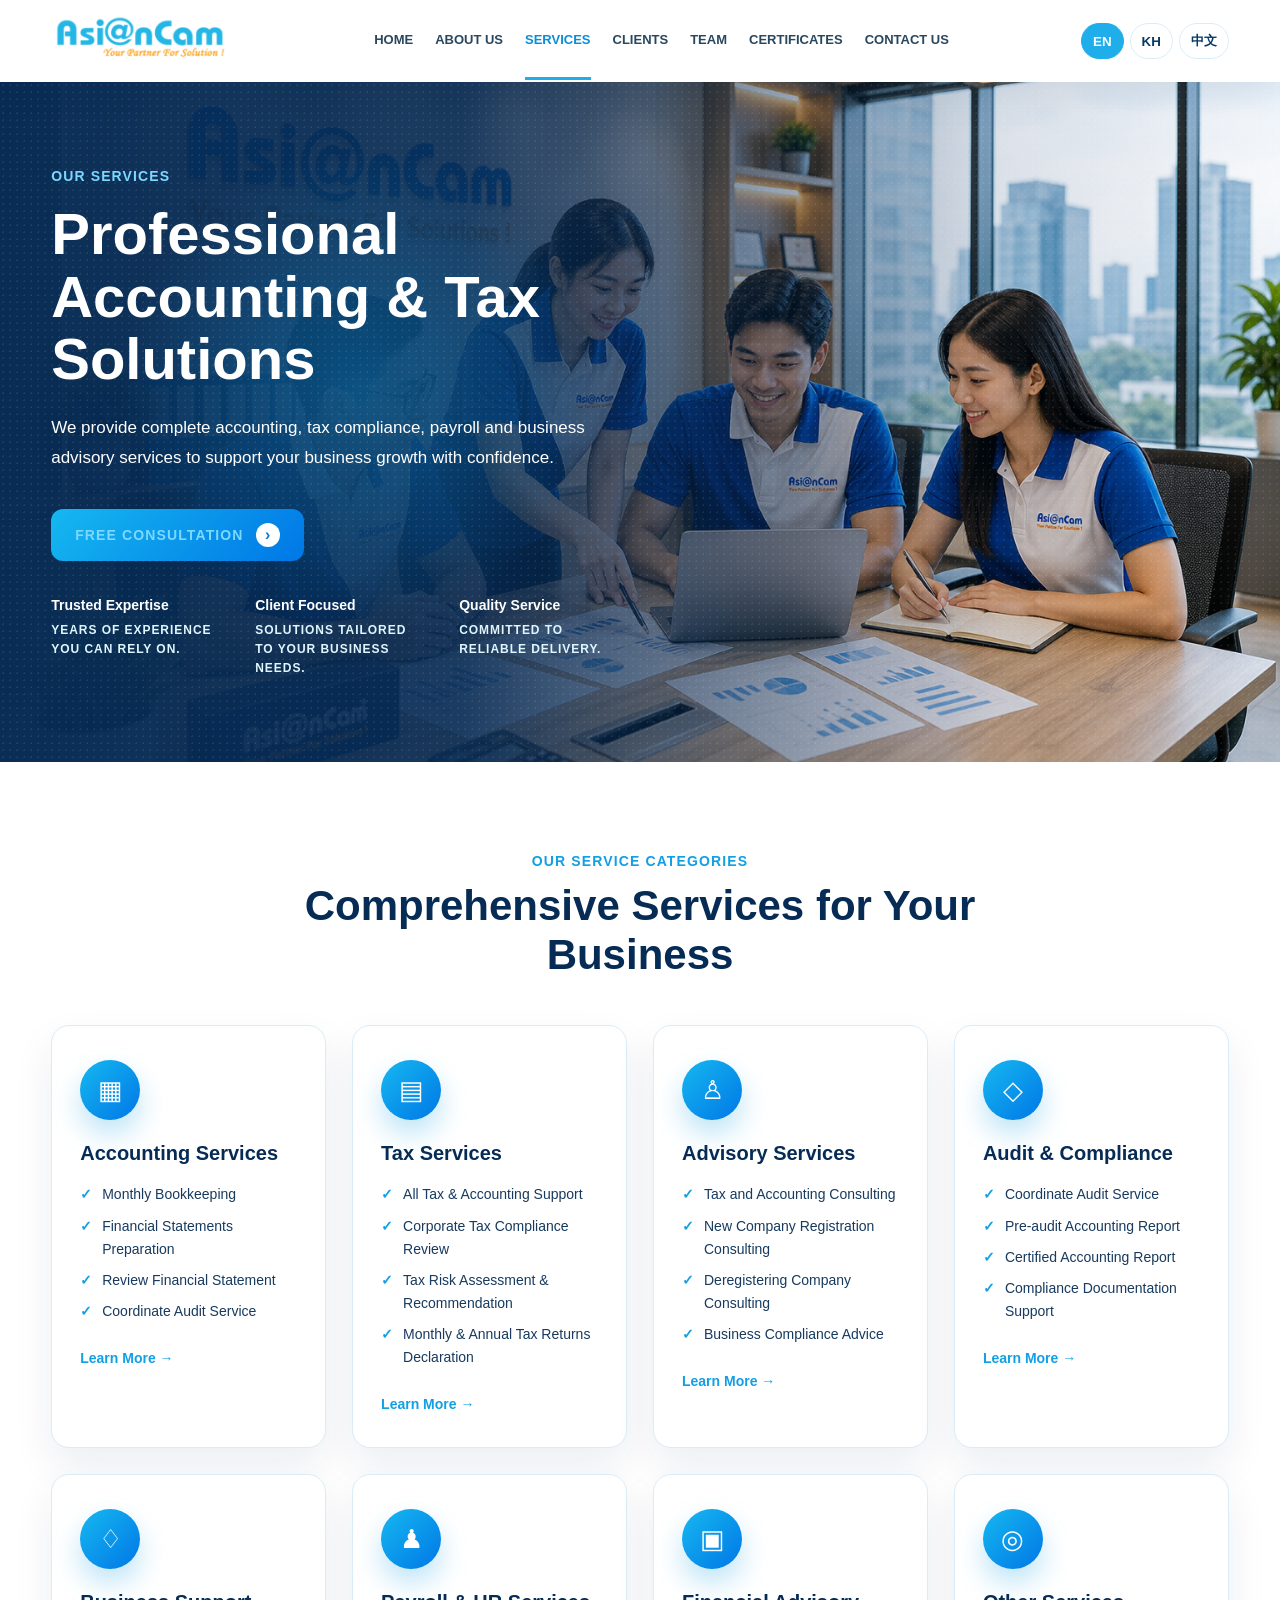
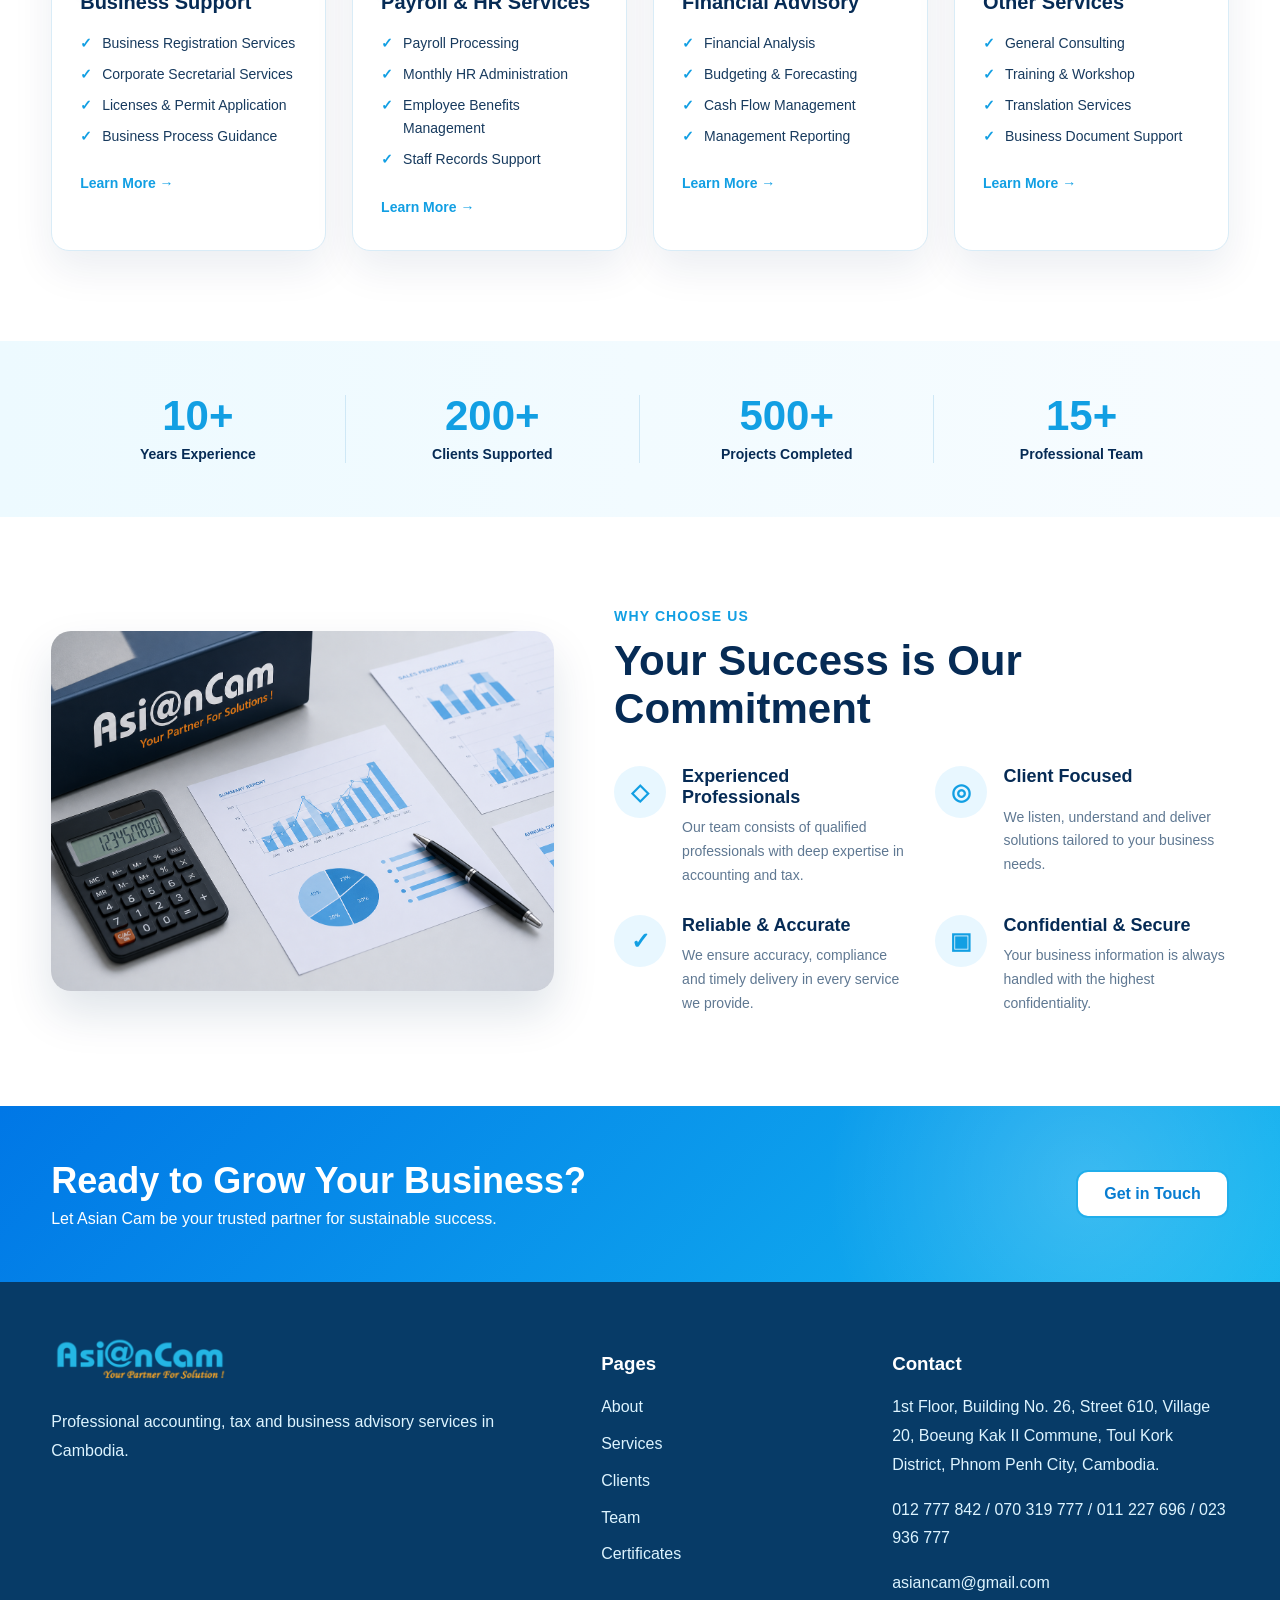
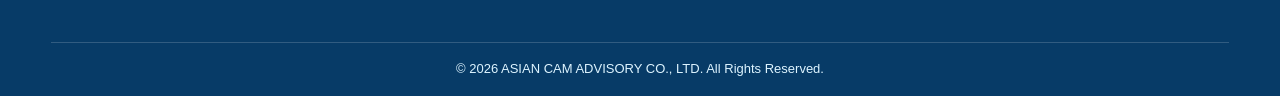
<file: services.html>
<!DOCTYPE html>
<html lang="en">
<head>
  <meta charset="UTF-8" />
  <meta name="viewport" content="width=device-width, initial-scale=1.0" />
  <title>Services | Asian Cam Advisory</title>

  <link rel="stylesheet" href="assets/css/base.css" />
  <link rel="stylesheet" href="assets/css/services.css" />
  <link rel="stylesheet" href="assets/css/responsive.css" />
</head>
<body>

<header class="header">
  <div class="container nav">
    <a href="index.html" class="logo-wrap">
      <img src="assets/img/logo.png" class="logo-img" alt="AsianCam Logo">
    </a>

    <button class="menu-btn" onclick="toggleMenu()">MENU</button>

    <nav class="menu" id="mainMenu">
      <a href="index.html" data-i18n="nav_home">Home</a>
      <a href="about.html" data-i18n="nav_about">About Us</a>
      <a href="services.html" class="active" data-i18n="nav_services">Services</a>
      <a href="clients.html" data-i18n="nav_clients">Clients</a>
      <a href="staff.html" data-i18n="nav_team">Team</a>
      <a href="certificates.html" data-i18n="nav_cert">Certificates</a>
      <a href="contact.html" data-i18n="nav_contact">Contact Us</a>
    </nav>

    <div class="langs">
      <button type="button" data-lang="en" onclick="setLang('en')">EN</button>
      <button type="button" data-lang="kh" onclick="setLang('kh')">KH</button>
      <button type="button" data-lang="cn" onclick="setLang('cn')">中文</button>
    </div>
  </div>
</header>

<section class="services-hero">
  <div class="services-hero-bg">
    <img src="assets/img/pages/services-hero.png" alt="Asian Cam Services">
  </div>

  <div class="services-hero-overlay"></div>
  <div class="services-hero-dots"></div>

  <div class="container services-hero-inner">
    <div class="services-hero-text">
      <span data-i18n="service_hero_label">OUR SERVICES</span>
      <h1 data-i18n="service_hero_title">Professional Accounting & Tax Solutions</h1>
      <p data-i18n="service_hero_desc">
        We provide complete accounting, tax compliance, payroll and business advisory services
        to support your business growth with confidence.
      </p>

      <a href="contact.html" class="hero-btn">
        <span data-i18n="btn_consult">Free Consultation</span>
        <b>›</b>
      </a>

      <div class="hero-points">
        <div>
          <strong data-i18n="service_point_1">Trusted Expertise</strong>
          <span data-i18n="service_point_1_desc">Years of experience you can rely on.</span>
        </div>
        <div>
          <strong data-i18n="service_point_2">Client Focused</strong>
          <span data-i18n="service_point_2_desc">Solutions tailored to your business needs.</span>
        </div>
        <div>
          <strong data-i18n="service_point_3">Quality Service</strong>
          <span data-i18n="service_point_3_desc">Committed to reliable delivery.</span>
        </div>
      </div>
    </div>
  </div>
</section>

<section class="service-main section">
  <div class="container">
    <div class="section-head">
      <span data-i18n="service_category_label">OUR SERVICE CATEGORIES</span>
      <h2 data-i18n="service_category_title">Comprehensive Services for Your Business</h2>
    </div>

    <div class="service-grid">
      <div class="service-card">
        <div class="service-icon">▦</div>
        <h3 data-i18n="service_card_1_title">Accounting Services</h3>
        <ul>
          <li data-i18n="service_card_1_1">Monthly Bookkeeping</li>
          <li data-i18n="service_card_1_2">Financial Statements Preparation</li>
          <li data-i18n="service_card_1_3">Review Financial Statement</li>
          <li data-i18n="service_card_1_4">Coordinate Audit Service</li>
        </ul>
        <a href="contact.html" data-i18n="learn_more">Learn More →</a>
      </div>

      <div class="service-card">
        <div class="service-icon">▤</div>
        <h3 data-i18n="service_card_2_title">Tax Services</h3>
        <ul>
          <li data-i18n="service_card_2_1">All Tax & Accounting Support</li>
          <li data-i18n="service_card_2_2">Corporate Tax Compliance Review</li>
          <li data-i18n="service_card_2_3">Tax Risk Assessment & Recommendation</li>
          <li data-i18n="service_card_2_4">Monthly & Annual Tax Returns Declaration</li>
        </ul>
        <a href="contact.html" data-i18n="learn_more">Learn More →</a>
      </div>

      <div class="service-card">
        <div class="service-icon">♙</div>
        <h3 data-i18n="service_card_3_title">Advisory Services</h3>
        <ul>
          <li data-i18n="service_card_3_1">Tax and Accounting Consulting</li>
          <li data-i18n="service_card_3_2">New Company Registration Consulting</li>
          <li data-i18n="service_card_3_3">Deregistering Company Consulting</li>
          <li data-i18n="service_card_3_4">Business Compliance Advice</li>
        </ul>
        <a href="contact.html" data-i18n="learn_more">Learn More →</a>
      </div>

      <div class="service-card">
        <div class="service-icon">◇</div>
        <h3 data-i18n="service_card_4_title">Audit & Compliance</h3>
        <ul>
          <li data-i18n="service_card_4_1">Coordinate Audit Service</li>
          <li data-i18n="service_card_4_2">Pre-audit Accounting Report</li>
          <li data-i18n="service_card_4_3">Certified Accounting Report</li>
          <li data-i18n="service_card_4_4">Compliance Documentation Support</li>
        </ul>
        <a href="contact.html" data-i18n="learn_more">Learn More →</a>
      </div>

      <div class="service-card">
        <div class="service-icon">♢</div>
        <h3 data-i18n="service_card_5_title">Business Support</h3>
        <ul>
          <li data-i18n="service_card_5_1">Business Registration Services</li>
          <li data-i18n="service_card_5_2">Corporate Secretarial Services</li>
          <li data-i18n="service_card_5_3">Licenses & Permit Application</li>
          <li data-i18n="service_card_5_4">Business Process Guidance</li>
        </ul>
        <a href="contact.html" data-i18n="learn_more">Learn More →</a>
      </div>

      <div class="service-card">
        <div class="service-icon">♟</div>
        <h3 data-i18n="service_card_6_title">Payroll & HR Services</h3>
        <ul>
          <li data-i18n="service_card_6_1">Payroll Processing</li>
          <li data-i18n="service_card_6_2">Monthly HR Administration</li>
          <li data-i18n="service_card_6_3">Employee Benefits Management</li>
          <li data-i18n="service_card_6_4">Staff Records Support</li>
        </ul>
        <a href="contact.html" data-i18n="learn_more">Learn More →</a>
      </div>

      <div class="service-card">
        <div class="service-icon">▣</div>
        <h3 data-i18n="service_card_7_title">Financial Advisory</h3>
        <ul>
          <li data-i18n="service_card_7_1">Financial Analysis</li>
          <li data-i18n="service_card_7_2">Budgeting & Forecasting</li>
          <li data-i18n="service_card_7_3">Cash Flow Management</li>
          <li data-i18n="service_card_7_4">Management Reporting</li>
        </ul>
        <a href="contact.html" data-i18n="learn_more">Learn More →</a>
      </div>

      <div class="service-card">
        <div class="service-icon">◎</div>
        <h3 data-i18n="service_card_8_title">Other Services</h3>
        <ul>
          <li data-i18n="service_card_8_1">General Consulting</li>
          <li data-i18n="service_card_8_2">Training & Workshop</li>
          <li data-i18n="service_card_8_3">Translation Services</li>
          <li data-i18n="service_card_8_4">Business Document Support</li>
        </ul>
        <a href="contact.html" data-i18n="learn_more">Learn More →</a>
      </div>
    </div>
  </div>
</section>

<section class="stats-section">
  <div class="container stats-grid">
    <div><strong>10+</strong><span data-i18n="stat_year">Years of Experience</span></div>
    <div><strong>200+</strong><span data-i18n="stat_client">Happy Clients</span></div>
    <div><strong>500+</strong><span data-i18n="stat_project">Projects Completed</span></div>
    <div><strong>15+</strong><span data-i18n="stat_team">Professional Team</span></div>
  </div>
</section>

<section class="why-section section">
  <div class="container why-grid">
    <div class="why-img">
      <img src="assets/img/pages/service-detail.png" alt="Asian Cam Service Detail">
    </div>

    <div class="why-content">
      <span data-i18n="why_label">WHY CHOOSE US</span>
      <h2 data-i18n="why_title">Your Success is Our Commitment</h2>

      <div class="why-list">
        <div>
          <b>◇</b>
          <h3 data-i18n="why_1_title">Experienced Professionals</h3>
          <p data-i18n="why_1_desc">Our team consists of qualified professionals with deep expertise in accounting and tax.</p>
        </div>

        <div>
          <b>◎</b>
          <h3 data-i18n="why_2_title">Client Focused</h3>
          <p data-i18n="why_2_desc">We listen, understand and deliver solutions tailored to your business needs.</p>
        </div>

        <div>
          <b>✓</b>
          <h3 data-i18n="why_3_title">Reliable & Accurate</h3>
          <p data-i18n="why_3_desc">We ensure accuracy, compliance and timely delivery in every service we provide.</p>
        </div>

        <div>
          <b>▣</b>
          <h3 data-i18n="why_4_title">Confidential & Secure</h3>
          <p data-i18n="why_4_desc">Your business information is always handled with the highest confidentiality.</p>
        </div>
      </div>
    </div>
  </div>
</section>

<section class="service-cta">
  <div class="container service-cta-inner">
    <div>
      <h2 data-i18n="cta_title">Ready to Strengthen Your Business?</h2>
      <p data-i18n="cta_text">Contact us today for professional accounting, tax and advisory support.</p>
    </div>
    <a href="contact.html" class="btn white" data-i18n="cta_btn">Contact Us</a>
  </div>
</section>

<footer class="footer">
  <div class="container footer-grid">
    <div>
      <img src="assets/img/logo.png" class="logo-img" alt="AsianCam Logo">
      <p data-i18n="footer_desc">Professional accounting, tax and business advisory services in Cambodia.</p>
    </div>

    <div>
      <h3 data-i18n="footer_pages">Pages</h3>
      <a href="about.html" data-i18n="footer_about">About</a>
      <a href="services.html" data-i18n="footer_services">Services</a>
      <a href="clients.html" data-i18n="footer_clients">Clients</a>
      <a href="staff.html" data-i18n="footer_team">Team</a>
      <a href="certificates.html" data-i18n="footer_cert">Certificates</a>
    </div>

    <div>
      <h3 data-i18n="footer_contact">Contact</h3>
      <p data-i18n="footer_address">1st Floor, Building No. 26, Street 610, Village 20, Boeung Kak II Commune, Toul Kork District, Phnom Penh City, Cambodia.</p>
      <p>012 777 842 / 070 319 777 / 011 227 696 / 023 936 777</p>
      <p>asiancam@gmail.com</p>
    </div>
  </div>

  <div class="container copy" data-i18n="footer_copy">© 2026 ASIAN CAM ADVISORY CO., LTD. All Rights Reserved.</div>
</footer>

<script src="assets/js/lang.js"></script>
</body>
</html>
</file>
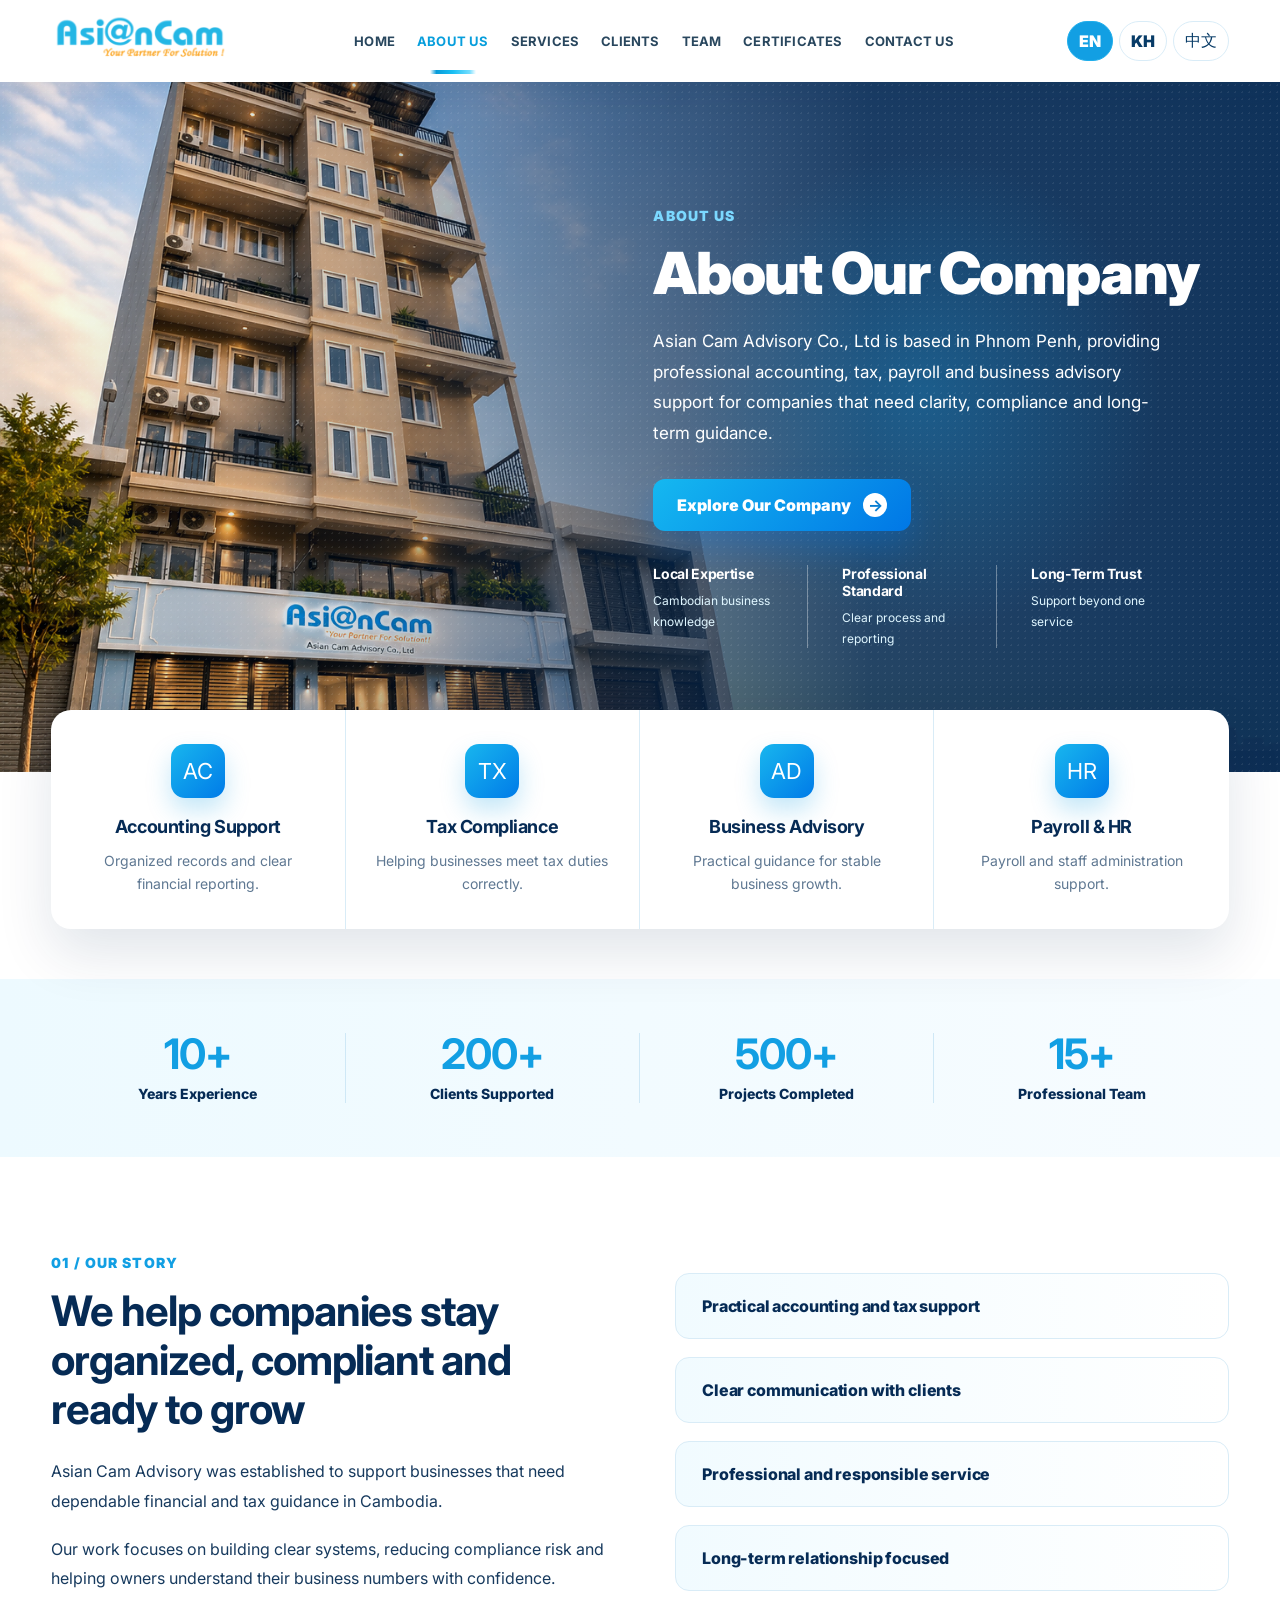
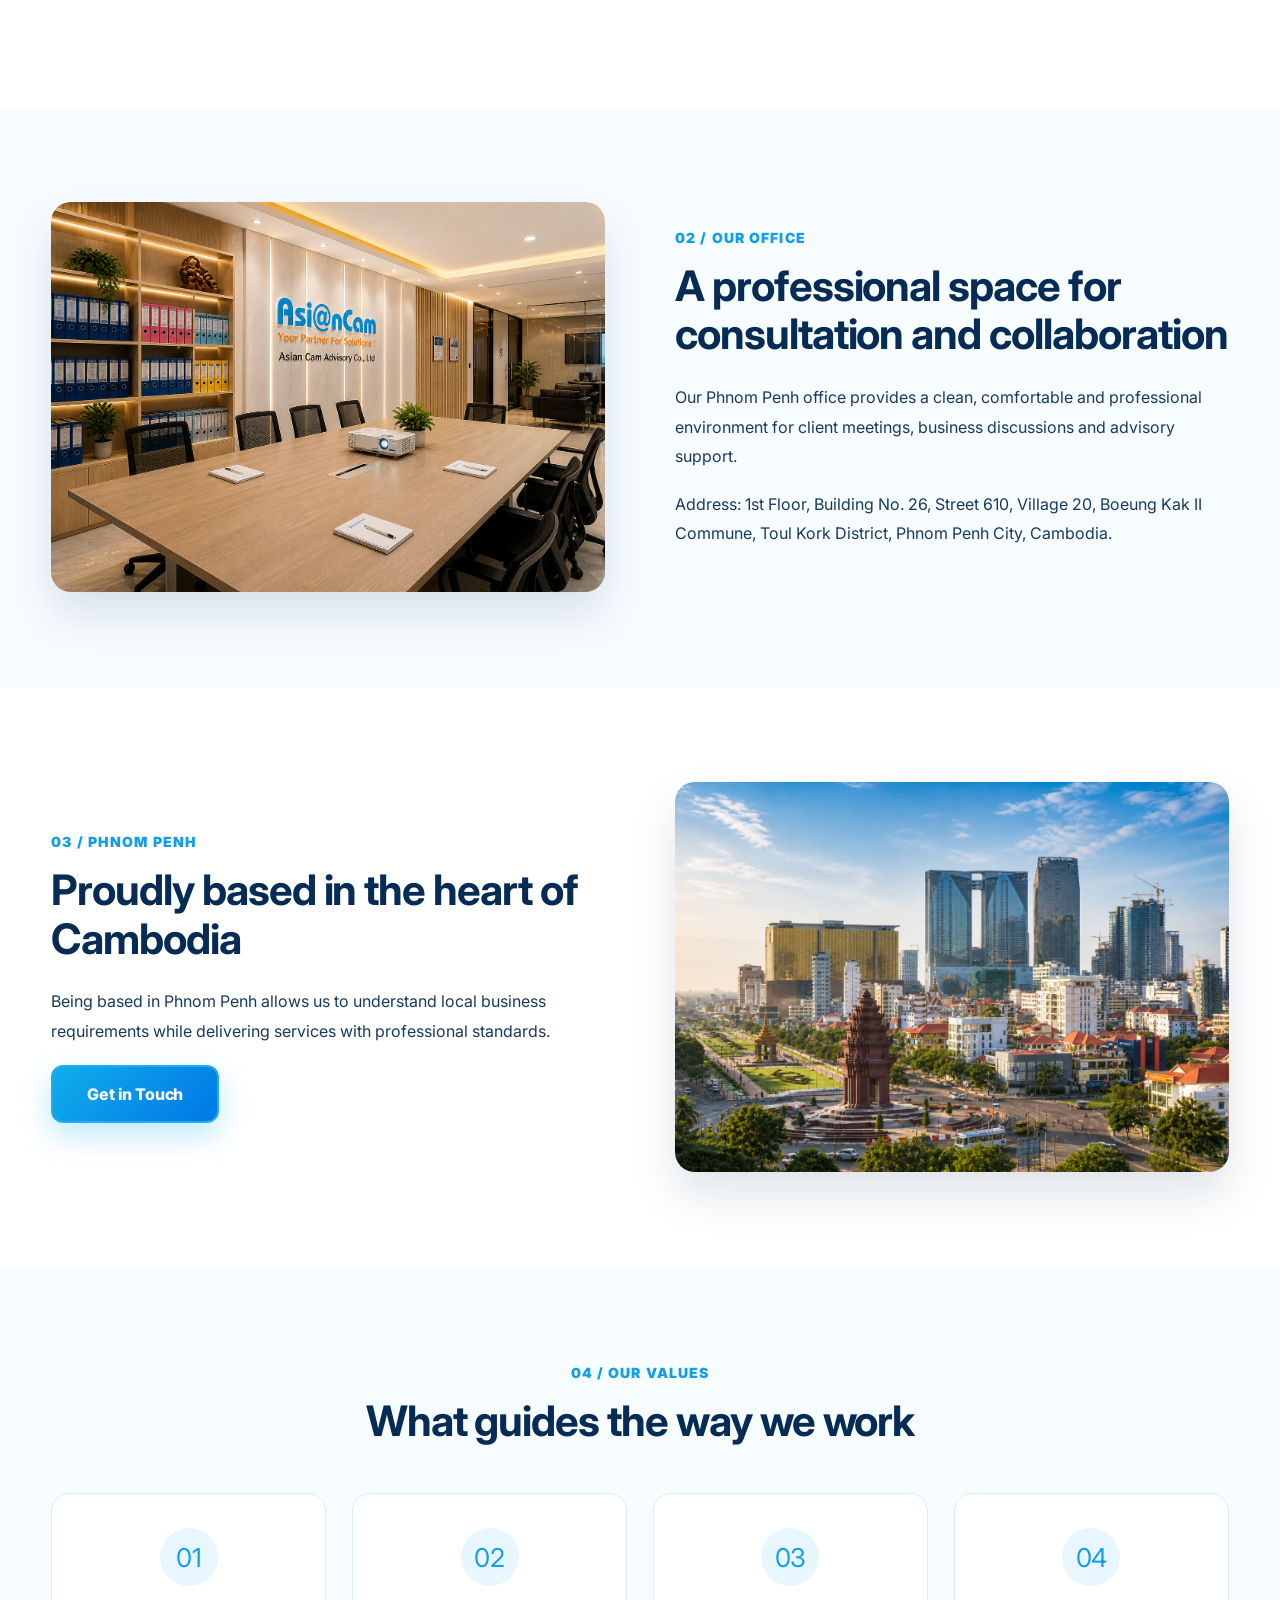
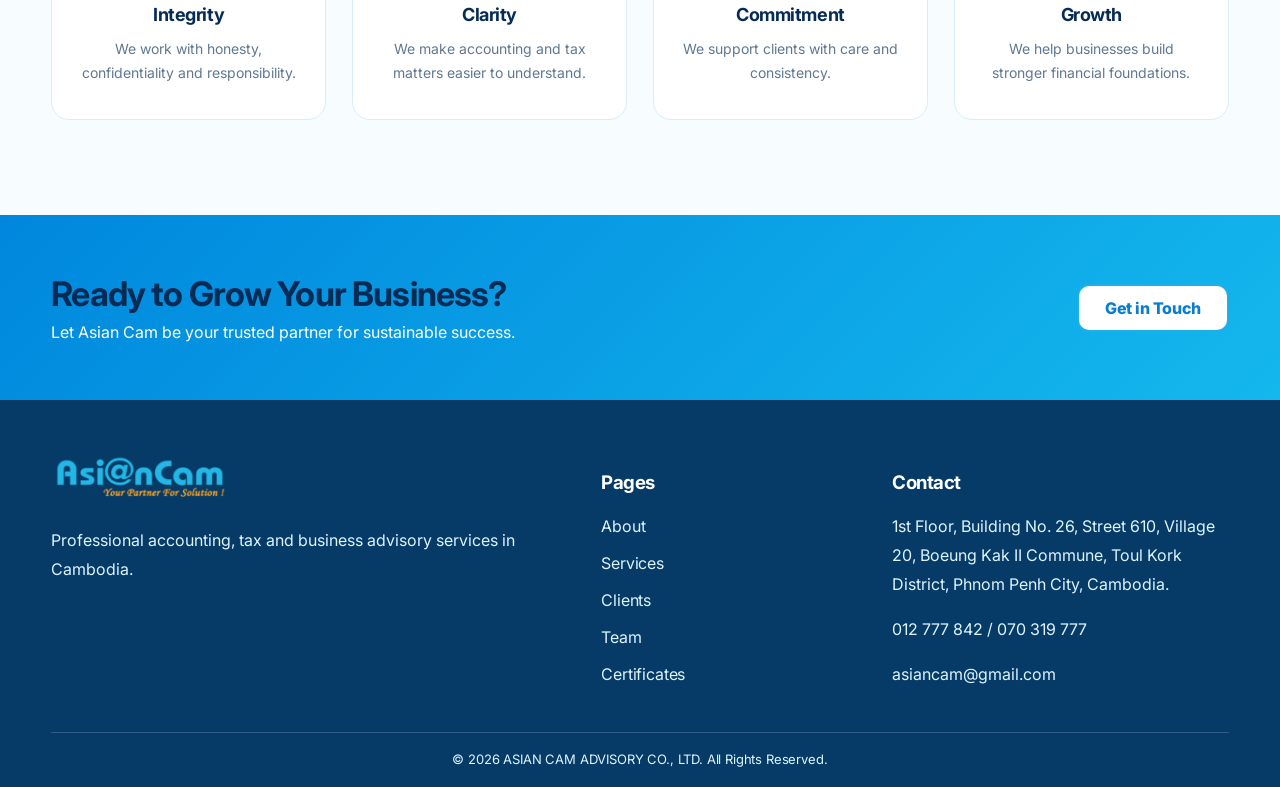
<file: templates/about.html>
<!DOCTYPE html>
<html lang="en">
<head>
  <meta charset="UTF-8" />
  <meta name="viewport" content="width=device-width, initial-scale=1.0" />
  <title>About Us | Asian Cam Advisory</title>

  <link rel="stylesheet" href="/assets/css/base.css" />
  <link rel="stylesheet" href="/assets/css/about.css" />
  <link rel="stylesheet" href="/assets/css/responsive.css" />
  <link rel="stylesheet" href="/assets/css/professional-fonts.css?v=20260622-nav-all-pages" />

  <style>
    /* =========================================================
       ASIANCAM SINGLE NAV UNDERLINE — ALL PUBLIC PAGES
       One underline only for active, hover and keyboard focus.
       ========================================================= */
    .header .menu a,
    .site-header .menu a {
      position: relative !important;
      border: 0 !important;
      border-bottom: 0 !important;
      text-decoration: none !important;
      box-shadow: none !important;

      background-image: linear-gradient(
        90deg,
        transparent 0%,
        #079bd9 14%,
        #19bff3 50%,
        #73ddff 86%,
        transparent 100%
      ) !important;
      background-repeat: no-repeat !important;
      background-position: 50% calc(100% - 5px) !important;
      background-size: 0 4px !important;

      transition:
        color 180ms ease,
        background-size 230ms cubic-bezier(.22, .8, .22, 1) !important;
    }

    /* Remove the two old pseudo-element underline systems */
    .header .menu a::before,
    .header .menu a::after,
    .site-header .menu a::before,
    .site-header .menu a::after {
      content: none !important;
      display: none !important;
      width: 0 !important;
      height: 0 !important;
      border: 0 !important;
      background: none !important;
      box-shadow: none !important;
    }

    .header .menu a:hover,
    .header .menu a:focus-visible,
    .header .menu a.active,
    .site-header .menu a:hover,
    .site-header .menu a:focus-visible,
    .site-header .menu a.active {
      color: #079edc !important;
      border: 0 !important;
      border-bottom: 0 !important;
      text-decoration: none !important;
      box-shadow: none !important;
      background-size: 46px 4px !important;
    }

    .header .menu a:focus-visible,
    .site-header .menu a:focus-visible {
      outline: 2px solid rgba(19, 168, 242, 0.24) !important;
      outline-offset: 4px !important;
      border-radius: 8px;
    }

    @media (max-width: 980px) {
      .header .menu a,
      .site-header .menu a {
        background-position: 0 100% !important;
      }

      .header .menu a:hover,
      .header .menu a:focus-visible,
      .header .menu a.active,
      .site-header .menu a:hover,
      .site-header .menu a:focus-visible,
      .site-header .menu a.active {
        background-size: 34px 3px !important;
      }
    }
  </style>

</head>
<body>

<header class="header">
  <div class="container nav">
    <a href="/" class="logo-wrap">
      <img src="/assets/img/logo.png" class="logo-img" alt="Asian Cam Advisory">
    </a>

    <button type="button" class="menu-btn" onclick="toggleMenu()">MENU</button>

    <nav class="menu" id="mainMenu">
      <a href="/" data-i18n="nav_home">Home</a>
      <a href="about.html" class="active" data-i18n="nav_about">About Us</a>
      <a href="services.html" data-i18n="nav_services">Services</a>
      <a href="clients.html" data-i18n="nav_clients">Clients</a>
      <a href="staff.html" data-i18n="nav_team">Team</a>
      <a href="certificates.html" data-i18n="nav_cert">Certificates</a>
      <a href="contact.html" data-i18n="nav_contact">Contact Us</a>
    </nav>

    <div class="langs">
      <button type="button" data-lang="en" onclick="setLang('en')">EN</button>
      <button type="button" data-lang="kh" onclick="setLang('kh')">KH</button>
      <button type="button" data-lang="cn" onclick="setLang('cn')">&#20013;&#25991;</button>
    </div>
  </div>
</header>

<section class="about-hero-home">
  <div class="about-hero-bg">
    <img src="/assets/img/pages/about-building.png" alt="Asian Cam Building">
  </div>

  <div class="about-hero-overlay"></div>
  <div class="about-hero-dots"></div>

  <div class="container about-hero-inner">
    <div class="about-hero-text">
      <span class="hero-label" data-i18n="about_label">ABOUT US</span>
      <h1 data-i18n="about_title">About Our Company</h1>

      <p data-i18n="about_text">
        Asian Cam Advisory Co., Ltd is based in Phnom Penh, providing professional
        accounting, tax, payroll and business advisory support for companies that need
        clarity, compliance and long-term guidance.
      </p>

      <a href="#our-story" class="hero-btn">
        <span data-i18n="about_btn">Explore Our Company</span>
        <b>&#8594;</b>
      </a>

      <div class="hero-points">
        <div>
          <strong data-i18n="point1_title">Local Expertise</strong>
          <span data-i18n="point1_text">Cambodian business knowledge</span>
        </div>
        <div>
          <strong data-i18n="point2_title">Professional Standard</strong>
          <span data-i18n="point2_text">Clear process and reporting</span>
        </div>
        <div>
          <strong data-i18n="point3_title">Long-Term Trust</strong>
          <span data-i18n="point3_text">Support beyond one service</span>
        </div>
      </div>
    </div>
  </div>
</section>

<section class="service-strip">
  <div class="container service-box">
    <div class="service-item">
      <div class="service-icon">AC</div>
      <h3 data-i18n="mini1">Accounting Support</h3>
      <p data-i18n="mini1p">Organized records and clear financial reporting.</p>
    </div>

    <div class="service-item">
      <div class="service-icon">TX</div>
      <h3 data-i18n="mini2">Tax Compliance</h3>
      <p data-i18n="mini2p">Helping businesses meet tax duties correctly.</p>
    </div>

    <div class="service-item">
      <div class="service-icon">AD</div>
      <h3 data-i18n="mini3">Business Advisory</h3>
      <p data-i18n="mini3p">Practical guidance for stable business growth.</p>
    </div>

    <div class="service-item">
      <div class="service-icon">HR</div>
      <h3 data-i18n="mini4">Payroll &amp; HR</h3>
      <p data-i18n="mini4p">Payroll and staff administration support.</p>
    </div>
  </div>
</section>

<section class="stats-section">
  <div class="container stats-grid">
    <div><strong>10+</strong><span data-i18n="stat_year">Years Experience</span></div>
    <div><strong>200+</strong><span data-i18n="stat_client">Clients Supported</span></div>
    <div><strong>500+</strong><span data-i18n="stat_project">Projects Completed</span></div>
    <div><strong>15+</strong><span data-i18n="stat_team">Professional Team</span></div>
  </div>
</section>

<section class="about-story section" id="our-story">
  <div class="container story-grid">
    <div class="story-text">
      <span class="eyebrow" data-i18n="story_label">01 / OUR STORY</span>
      <h2 data-i18n="story_title">We help companies stay organized, compliant and ready to grow</h2>
      <p data-i18n="story_desc_1">
        Asian Cam Advisory was established to support businesses that need dependable financial
        and tax guidance in Cambodia.
      </p>
      <p data-i18n="story_desc_2">
        Our work focuses on building clear systems, reducing compliance risk and helping owners
        understand their business numbers with confidence.
      </p>
    </div>

    <div class="story-cards">
      <div class="story-card" data-i18n="story_card_1">Practical accounting and tax support</div>
      <div class="story-card" data-i18n="story_card_2">Clear communication with clients</div>
      <div class="story-card" data-i18n="story_card_3">Professional and responsible service</div>
      <div class="story-card" data-i18n="story_card_4">Long-term relationship focused</div>
    </div>
  </div>
</section>

<section class="office-section section soft">
  <div class="container office-grid">
    <div class="image-card">
      <img src="/assets/img/pages/about-office.png" alt="Asian Cam Office">
    </div>

    <div class="office-text">
      <span class="eyebrow" data-i18n="office_label">02 / OUR OFFICE</span>
      <h2 data-i18n="office_title">A professional space for consultation and collaboration</h2>
      <p data-i18n="office_desc">
        Our Phnom Penh office provides a clean, comfortable and professional environment for client meetings,
        business discussions and advisory support.
      </p>
      <p data-i18n="office_address">
        Address: 1st Floor, Building No. 26, Street 610, Village 20, Boeung Kak II Commune,
        Toul Kork District, Phnom Penh City, Cambodia.
      </p>
    </div>
  </div>
</section>

<section class="location-section section">
  <div class="container location-grid">
    <div class="location-text">
      <span class="eyebrow" data-i18n="location_label">03 / PHNOM PENH</span>
      <h2 data-i18n="location_title">Proudly based in the heart of Cambodia</h2>
      <p data-i18n="location_desc">
        Being based in Phnom Penh allows us to understand local business requirements while delivering
        services with professional standards.
      </p>
      <a href="contact.html" class="btn primary" data-i18n="cta_btn">Contact Us</a>
    </div>

    <div class="image-card">
      <img src="/assets/img/pages/phnom-penh-skyline.png" alt="Phnom Penh Skyline">
    </div>
  </div>
</section>

<section class="values-section section soft">
  <div class="container">
    <div class="section-head">
      <span class="eyebrow" data-i18n="values_label">04 / OUR VALUES</span>
      <h2 data-i18n="values_title">What guides the way we work</h2>
    </div>

    <div class="values-grid">
      <div class="value-card">
        <div class="value-icon">01</div>
        <h3 data-i18n="value_1_title">Integrity</h3>
        <p data-i18n="value_1_desc">We work with honesty, confidentiality and responsibility.</p>
      </div>
      <div class="value-card">
        <div class="value-icon">02</div>
        <h3 data-i18n="value_2_title">Clarity</h3>
        <p data-i18n="value_2_desc">We make accounting and tax matters easier to understand.</p>
      </div>
      <div class="value-card">
        <div class="value-icon">03</div>
        <h3 data-i18n="value_3_title">Commitment</h3>
        <p data-i18n="value_3_desc">We support clients with care and consistency.</p>
      </div>
      <div class="value-card">
        <div class="value-icon">04</div>
        <h3 data-i18n="value_4_title">Growth</h3>
        <p data-i18n="value_4_desc">We help businesses build stronger financial foundations.</p>
      </div>
    </div>
  </div>
</section>

<section class="about-final-cta">
  <div class="container final-cta-inner">
    <div>
      <h2 data-i18n="cta_title">Need a reliable accounting and tax partner?</h2>
      <p data-i18n="cta_text">Speak with Asian Cam Advisory for professional business support.</p>
    </div>
    <a href="contact.html" class="btn white" data-i18n="cta_btn">Contact Us</a>
  </div>
</section>

<footer class="footer">
  <div class="container footer-grid">
    <div>
      <img src="/assets/img/logo.png" class="logo-img" alt="Asian Cam Advisory">
      <p data-i18n="footer_desc">Professional accounting, tax and business advisory services in Cambodia.</p>
    </div>

    <div>
      <h3 data-i18n="footer_pages">Pages</h3>
      <a href="about.html" data-i18n="footer_about">About</a>
      <a href="services.html" data-i18n="footer_services">Services</a>
      <a href="clients.html" data-i18n="footer_clients">Clients</a>
      <a href="staff.html" data-i18n="footer_team">Team</a>
      <a href="certificates.html" data-i18n="footer_cert">Certificates</a>
    </div>

    <div>
      <h3 data-i18n="footer_contact">Contact</h3>
      <p data-i18n="footer_address">Phnom Penh, Cambodia</p>
      <p>012 777 842 / 070 319 777</p>
      <p>asiancam@gmail.com</p>
    </div>
  </div>

  <div class="container copy" data-i18n="footer_copy">&copy; 2026 ASIAN CAM ADVISORY CO., LTD.</div>
</footer>

<script src="/assets/js/lang.js?v=20260622-nav-all-pages"></script>
</body>
</html>
</file>
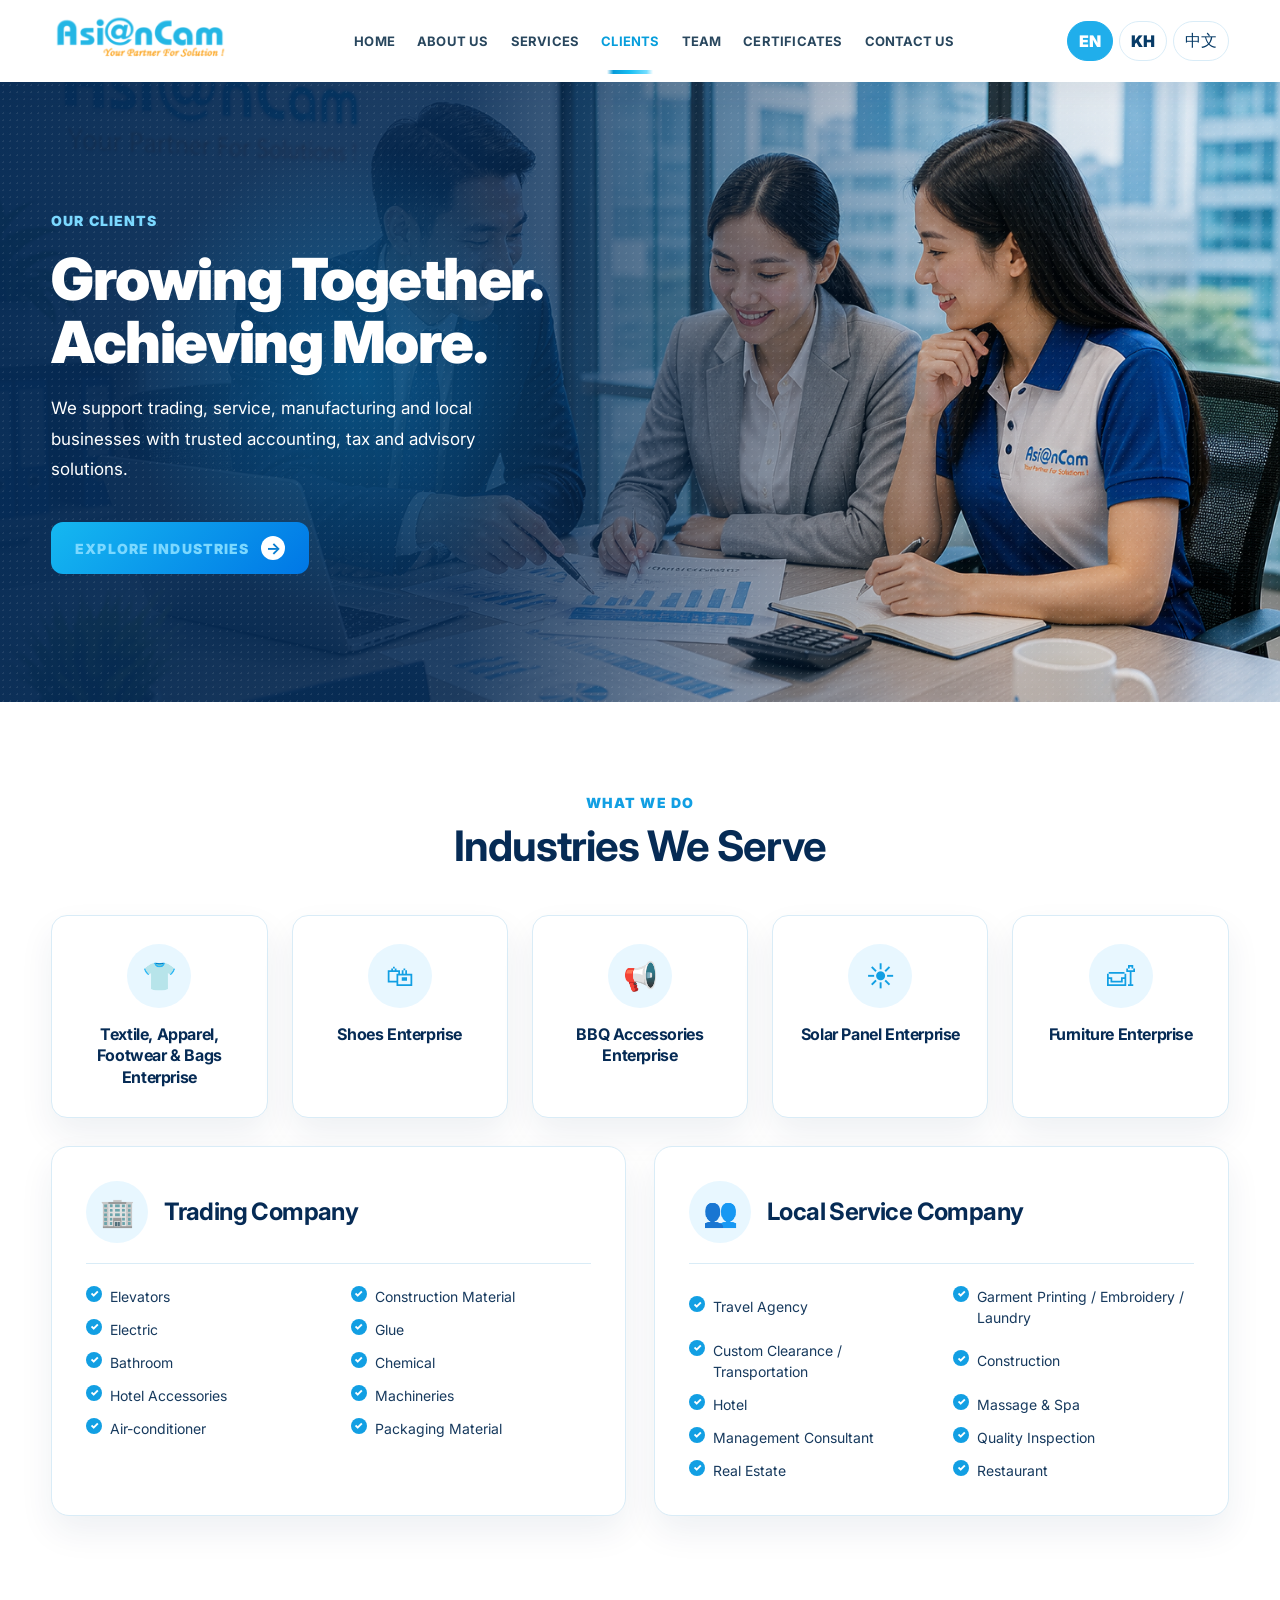
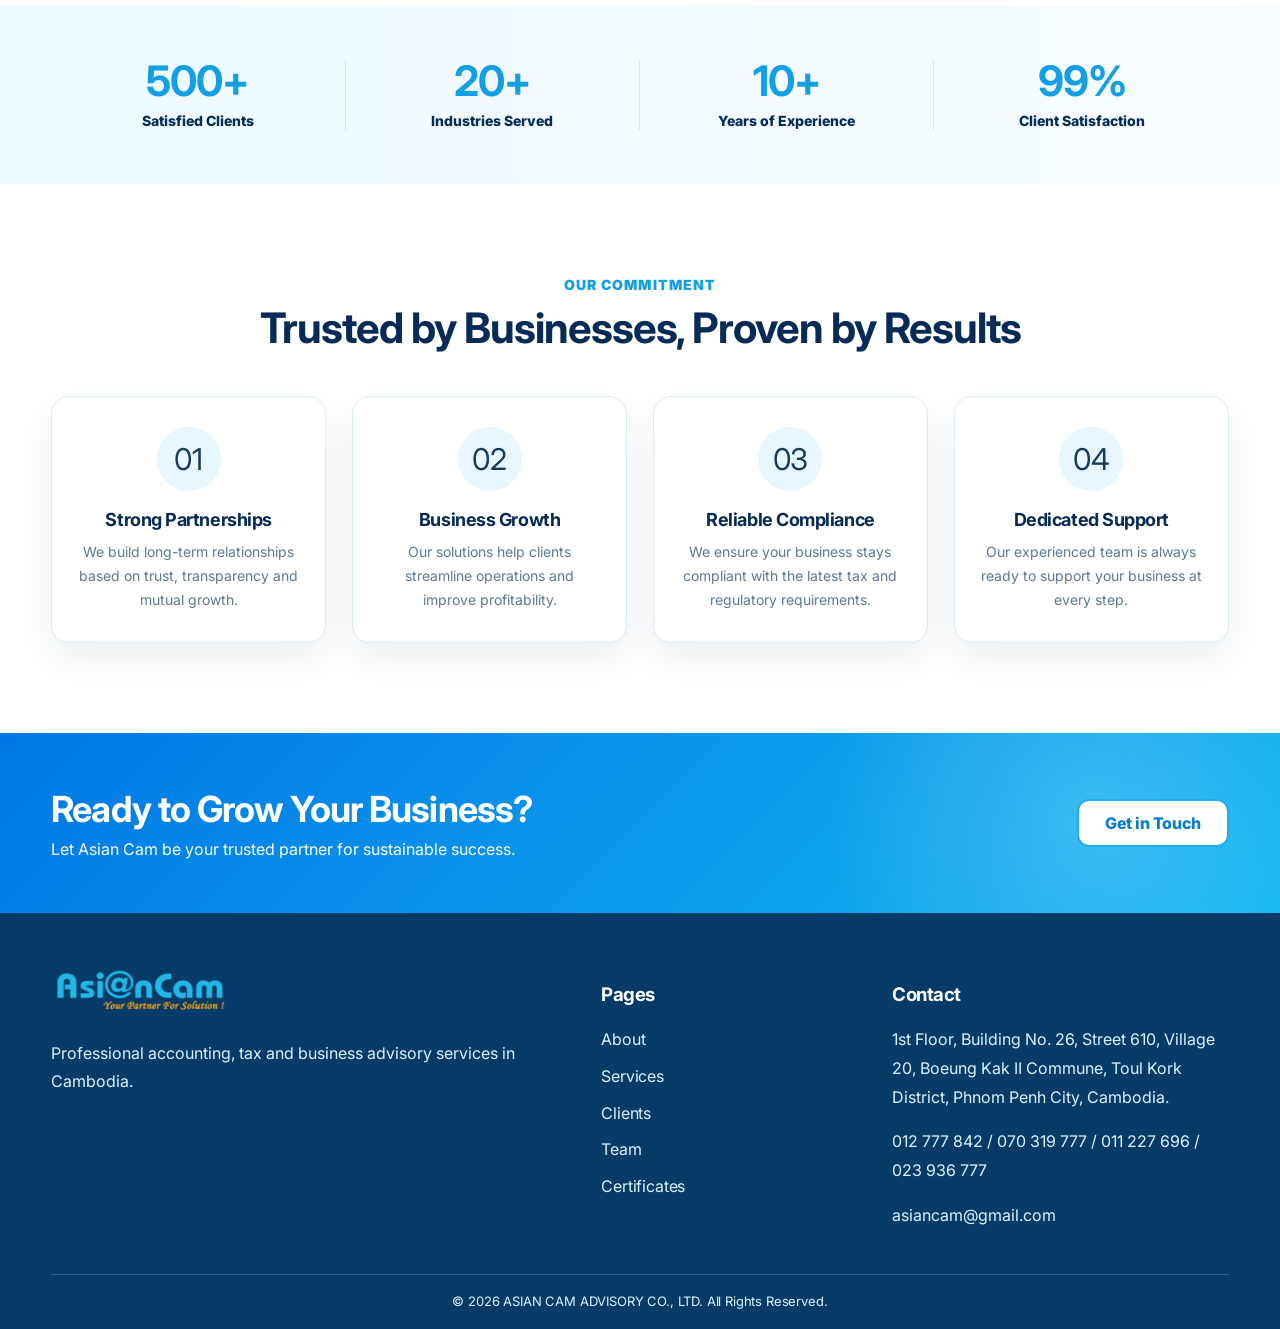
<file: templates/clients.html>
<!DOCTYPE html>
<html lang="en">
<head>
  <meta charset="UTF-8" />
  <meta name="viewport" content="width=device-width, initial-scale=1.0" />
  <title>Clients | Asian Cam Advisory</title>

  <link rel="stylesheet" href="/assets/css/base.css" />
  <link rel="stylesheet" href="/assets/css/clients.css" />
  <link rel="stylesheet" href="/assets/css/responsive.css" />
  <link rel="stylesheet" href="/assets/css/professional-fonts.css?v=20260622-nav-all-pages" />

  <style>
    /* =========================================================
       ASIANCAM SINGLE NAV UNDERLINE — ALL PUBLIC PAGES
       One underline only for active, hover and keyboard focus.
       ========================================================= */
    .header .menu a,
    .site-header .menu a {
      position: relative !important;
      border: 0 !important;
      border-bottom: 0 !important;
      text-decoration: none !important;
      box-shadow: none !important;

      background-image: linear-gradient(
        90deg,
        transparent 0%,
        #079bd9 14%,
        #19bff3 50%,
        #73ddff 86%,
        transparent 100%
      ) !important;
      background-repeat: no-repeat !important;
      background-position: 50% calc(100% - 5px) !important;
      background-size: 0 4px !important;

      transition:
        color 180ms ease,
        background-size 230ms cubic-bezier(.22, .8, .22, 1) !important;
    }

    /* Remove the two old pseudo-element underline systems */
    .header .menu a::before,
    .header .menu a::after,
    .site-header .menu a::before,
    .site-header .menu a::after {
      content: none !important;
      display: none !important;
      width: 0 !important;
      height: 0 !important;
      border: 0 !important;
      background: none !important;
      box-shadow: none !important;
    }

    .header .menu a:hover,
    .header .menu a:focus-visible,
    .header .menu a.active,
    .site-header .menu a:hover,
    .site-header .menu a:focus-visible,
    .site-header .menu a.active {
      color: #079edc !important;
      border: 0 !important;
      border-bottom: 0 !important;
      text-decoration: none !important;
      box-shadow: none !important;
      background-size: 46px 4px !important;
    }

    .header .menu a:focus-visible,
    .site-header .menu a:focus-visible {
      outline: 2px solid rgba(19, 168, 242, 0.24) !important;
      outline-offset: 4px !important;
      border-radius: 8px;
    }

    @media (max-width: 980px) {
      .header .menu a,
      .site-header .menu a {
        background-position: 0 100% !important;
      }

      .header .menu a:hover,
      .header .menu a:focus-visible,
      .header .menu a.active,
      .site-header .menu a:hover,
      .site-header .menu a:focus-visible,
      .site-header .menu a.active {
        background-size: 34px 3px !important;
      }
    }
  </style>

</head>
<body>

<header class="header">
  <div class="container nav">
    <a href="/" class="logo-wrap">
      <img src="/assets/img/logo.png" class="logo-img" alt="Asian Cam Advisory">
    </a>

    <button type="button" class="menu-btn" onclick="toggleMenu()">MENU</button>

    <nav class="menu" id="mainMenu">
      <a href="/" data-i18n="nav_home">Home</a>
      <a href="about.html" data-i18n="nav_about">About Us</a>
      <a href="services.html" data-i18n="nav_services">Services</a>
      <a href="clients.html" class="active" data-i18n="nav_clients">Clients</a>
      <a href="staff.html" data-i18n="nav_team">Team</a>
      <a href="certificates.html" data-i18n="nav_cert">Certificates</a>
      <a href="contact.html" data-i18n="nav_contact">Contact Us</a>
    </nav>

    <div class="langs">
      <button type="button" data-lang="en" onclick="setLang('en')">EN</button>
      <button type="button" data-lang="kh" onclick="setLang('kh')">KH</button>
      <button type="button" data-lang="cn" onclick="setLang('cn')">&#20013;&#25991;</button>
    </div>
  </div>
</header>

<section class="clients-hero">
  <div class="clients-hero-bg">
    <img src="/assets/img/pages/clients-hero.png" alt="Asian Cam Clients">
  </div>

  <div class="clients-hero-overlay"></div>
  <div class="clients-hero-dots"></div>

  <div class="container clients-hero-inner">
    <div class="clients-hero-text">
      <span data-i18n="clients_badge">OUR CLIENTS</span>
      <h1 data-i18n="clients_title">Growing Together. Achieving More.</h1>
      <p data-i18n="clients_desc">
        We support trading, service, manufacturing and local businesses with trusted accounting, tax and advisory solutions.
      </p>

      <a href="#industries" class="hero-btn">
        <span data-i18n="clients_btn">Explore Industries</span>
        <b>&#8594;</b>
      </a>
    </div>
  </div>
</section>

<section class="section" id="industries">
  <div class="container">
    <div class="section-head">
      <span data-i18n="industries_badge">WHAT WE DO</span>
      <h2 data-i18n="industries_title">Industries We Serve</h2>
    </div>

    <div class="industry-icon-grid">
      <div class="industry-small">
        <div>&#128085;</div>
        <h3 data-i18n="industry_textile">Textile, Apparel, Footwear &amp; Bags Enterprise</h3>
      </div>
      <div class="industry-small">
        <div>&#128717;</div>
        <h3 data-i18n="industry_shoes">Shoes Enterprise</h3>
      </div>
      <div class="industry-small">
        <div>&#128226;</div>
        <h3 data-i18n="industry_bbq">BBQ Accessories Enterprise</h3>
      </div>
      <div class="industry-small">
        <div>&#9728;</div>
        <h3 data-i18n="industry_solar">Solar Panel Enterprise</h3>
      </div>
      <div class="industry-small">
        <div>&#128715;</div>
        <h3 data-i18n="industry_furniture">Furniture Enterprise</h3>
      </div>
    </div>

    <div class="industry-detail-grid">
      <div class="industry-box">
        <div class="industry-title">
          <div class="industry-icon">&#127970;</div>
          <h3 data-i18n="industry_trading">Trading Company</h3>
        </div>

        <div class="industry-list two-col">
          <span data-i18n="trading_elevators">Elevators</span>
          <span data-i18n="trading_construction_material">Construction Material</span>
          <span data-i18n="trading_electric">Electric</span>
          <span data-i18n="trading_glue">Glue</span>
          <span data-i18n="trading_bathroom">Bathroom</span>
          <span data-i18n="trading_chemical">Chemical</span>
          <span data-i18n="trading_hotel_accessories">Hotel Accessories</span>
          <span data-i18n="trading_machineries">Machineries</span>
          <span data-i18n="trading_air_conditioner">Air-conditioner</span>
          <span data-i18n="trading_packaging">Packaging Material</span>
        </div>
      </div>

      <div class="industry-box">
        <div class="industry-title">
          <div class="industry-icon">&#128101;</div>
          <h3 data-i18n="industry_service">Local Service Company</h3>
        </div>

        <div class="industry-list two-col">
          <span data-i18n="service_travel">Travel Agency</span>
          <span data-i18n="service_garment">Garment Printing / Embroidery / Laundry</span>
          <span data-i18n="service_clearance">Custom Clearance / Transportation</span>
          <span data-i18n="service_construction">Construction</span>
          <span data-i18n="service_hotel">Hotel</span>
          <span data-i18n="service_massage">Massage &amp; Spa</span>
          <span data-i18n="service_consultant">Management Consultant</span>
          <span data-i18n="service_quality">Quality Inspection</span>
          <span data-i18n="service_real_estate">Real Estate</span>
          <span data-i18n="service_restaurant">Restaurant</span>
        </div>
      </div>
    </div>
  </div>
</section>

<section class="client-stats">
  <div class="container">
    <div class="client-stats-grid">
      <div><strong>500+</strong><span data-i18n="stat_clients">Satisfied Clients</span></div>
      <div><strong>20+</strong><span data-i18n="stat_industries">Industries Served</span></div>
      <div><strong>10+</strong><span data-i18n="stat_experience">Years of Experience</span></div>
      <div><strong>99%</strong><span data-i18n="stat_satisfaction">Client Satisfaction</span></div>
    </div>
  </div>
</section>

<section class="section commitment-section">
  <div class="container">
    <div class="section-head">
      <span data-i18n="commitment_badge">OUR COMMITMENT</span>
      <h2 data-i18n="commitment_title">Trusted by Businesses, Proven by Results</h2>
    </div>

    <div class="commitment-grid">
      <div class="commitment-card">
        <div>01</div>
        <h3 data-i18n="commitment_1_title">Strong Partnerships</h3>
        <p data-i18n="commitment_1_desc">We build long-term relationships based on trust, transparency and mutual growth.</p>
      </div>

      <div class="commitment-card">
        <div>02</div>
        <h3 data-i18n="commitment_2_title">Business Growth</h3>
        <p data-i18n="commitment_2_desc">Our solutions help clients streamline operations and improve profitability.</p>
      </div>

      <div class="commitment-card">
        <div>03</div>
        <h3 data-i18n="commitment_3_title">Reliable Compliance</h3>
        <p data-i18n="commitment_3_desc">We ensure your business stays compliant with the latest tax and regulatory requirements.</p>
      </div>

      <div class="commitment-card">
        <div>04</div>
        <h3 data-i18n="commitment_4_title">Dedicated Support</h3>
        <p data-i18n="commitment_4_desc">Our experienced team is always ready to support your business at every step.</p>
      </div>
    </div>
  </div>
</section>

<section class="client-cta">
  <div class="container client-cta-inner">
    <div>
      <h2 data-i18n="cta_title">Ready to Grow Your Business?</h2>
      <p data-i18n="cta_text">Let Asian Cam be your trusted partner for sustainable success.</p>
    </div>
    <a href="contact.html" class="btn white" data-i18n="cta_btn">Get in Touch</a>
  </div>
</section>

<footer class="footer">
  <div class="container footer-grid">
    <div>
      <img src="/assets/img/logo.png" class="logo-img" alt="Asian Cam Advisory">
      <p data-i18n="footer_desc">Professional accounting, tax and business advisory services in Cambodia.</p>
    </div>

    <div>
      <h3 data-i18n="footer_pages">Pages</h3>
      <a href="about.html" data-i18n="footer_about">About</a>
      <a href="services.html" data-i18n="footer_services">Services</a>
      <a href="clients.html" data-i18n="footer_clients">Clients</a>
      <a href="staff.html" data-i18n="footer_team">Team</a>
      <a href="certificates.html" data-i18n="footer_cert">Certificates</a>
    </div>

    <div>
      <h3 data-i18n="footer_contact">Contact</h3>
      <p data-i18n="footer_address">
        1st Floor, Building No. 26, Street 610, Village 20, Boeung Kak II Commune,
        Toul Kork District, Phnom Penh City, Cambodia.
      </p>
      <p>012 777 842 / 070 319 777 / 011 227 696 / 023 936 777</p>
      <p>asiancam@gmail.com</p>
    </div>
  </div>

  <div class="container copy" data-i18n="footer_copy">
    &copy; 2026 ASIAN CAM ADVISORY CO., LTD. All Rights Reserved.
  </div>
</footer>

<script src="/assets/js/lang.js?v=20260622-nav-all-pages"></script>
</body>
</html>
</file>
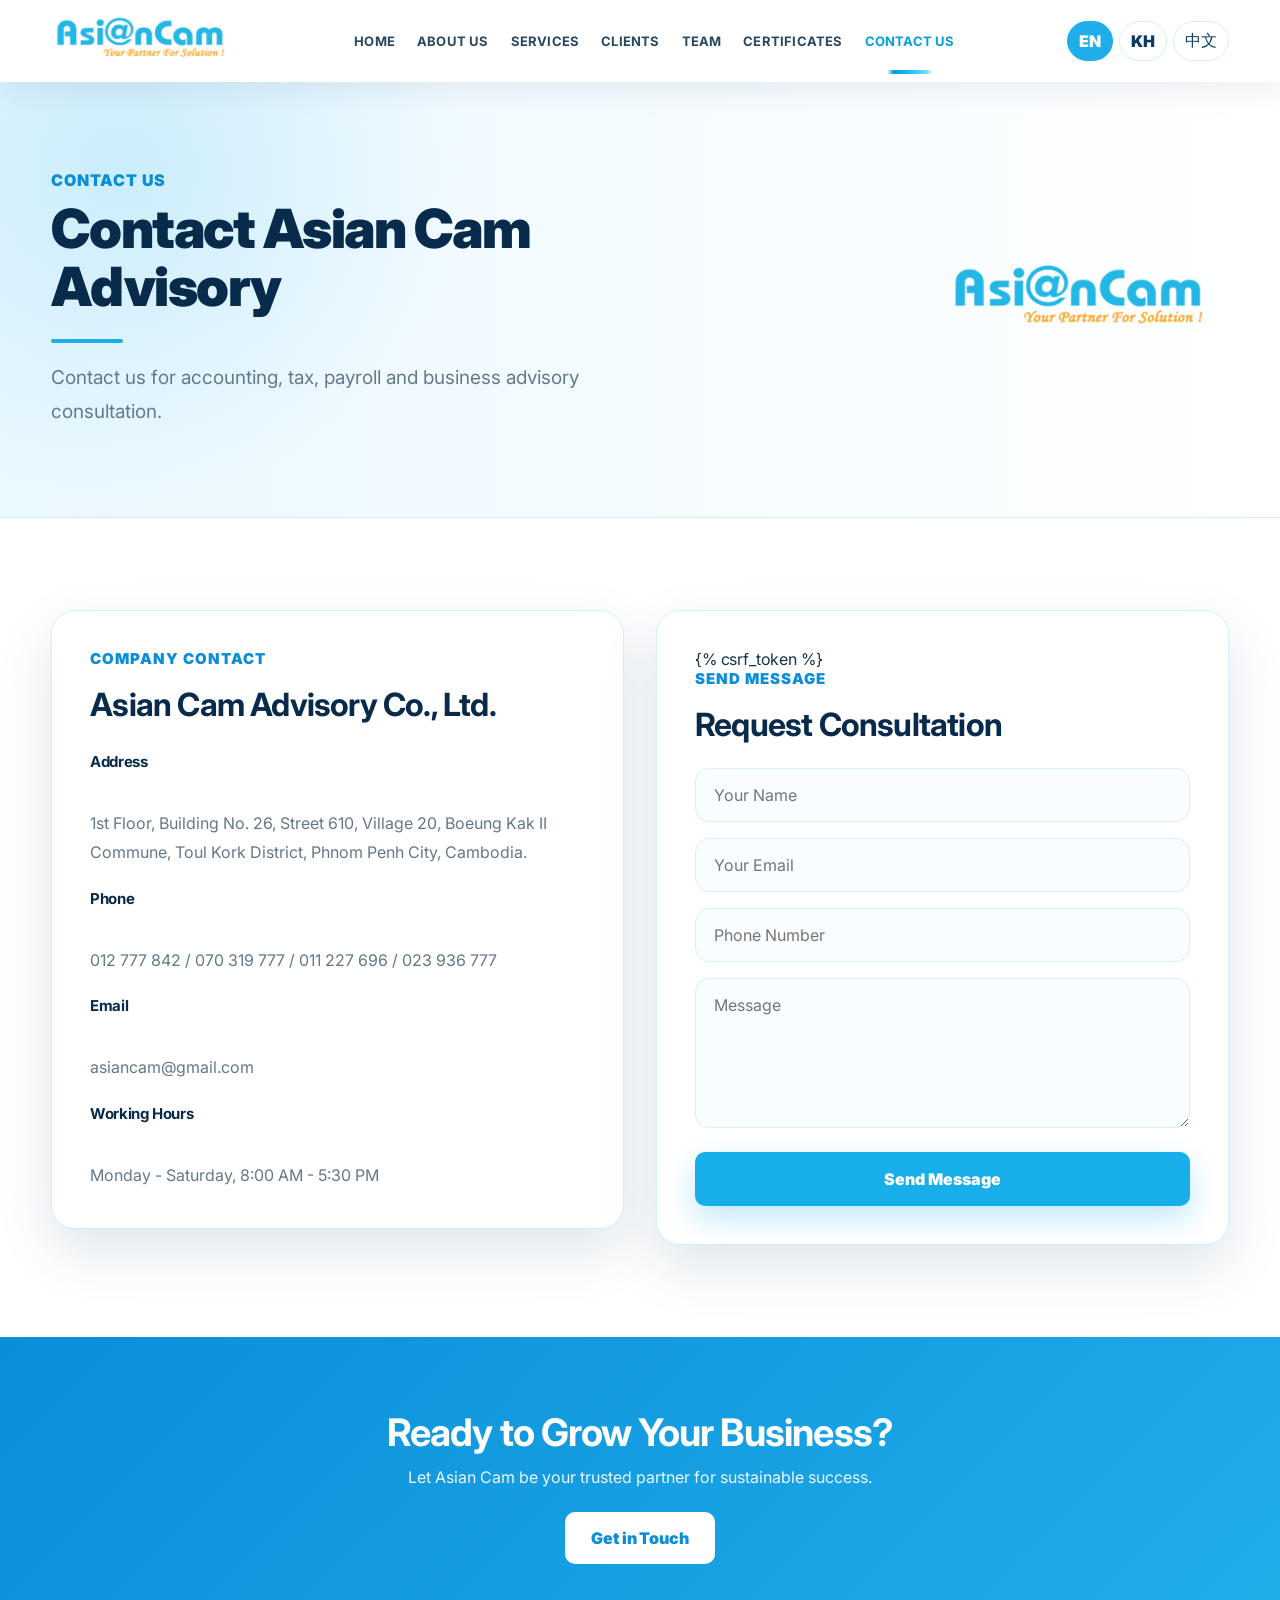
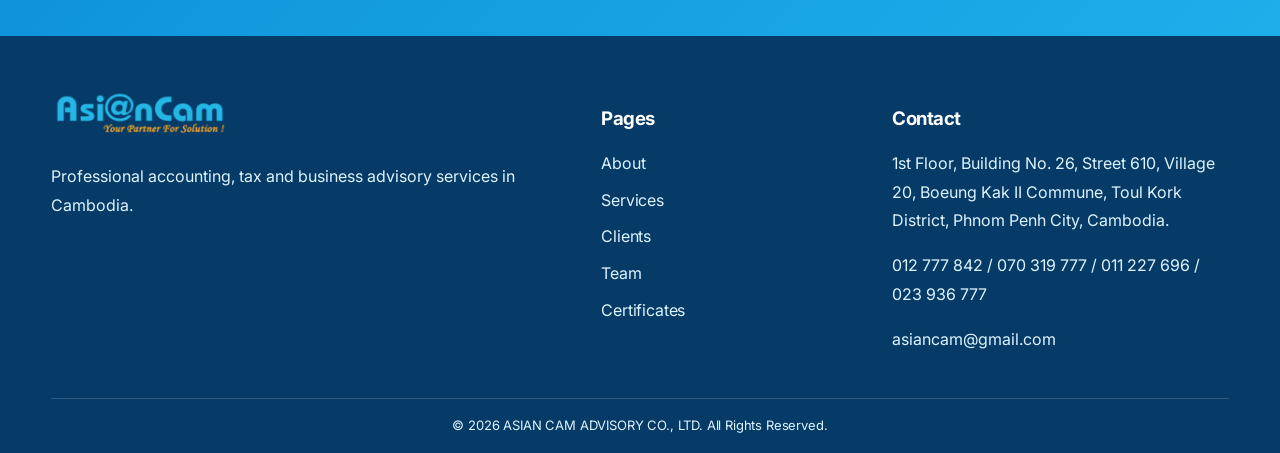
<file: templates/contact.html>
<!DOCTYPE html>
<html lang="en">
<head>
  <meta charset="UTF-8" />
  <meta name="viewport" content="width=device-width, initial-scale=1.0" />
  <title>Contact | Asian Cam Advisory</title>

  <link rel="stylesheet" href="/assets/css/base.css" />
  <link rel="stylesheet" href="/assets/css/contact.css" />
  <link rel="stylesheet" href="/assets/css/responsive.css" />
  <link rel="stylesheet" href="/assets/css/professional-fonts.css?v=20260622-nav-all-pages" />

  <style>
    /* =========================================================
       ASIANCAM SINGLE NAV UNDERLINE — ALL PUBLIC PAGES
       One underline only for active, hover and keyboard focus.
       ========================================================= */
    .header .menu a,
    .site-header .menu a {
      position: relative !important;
      border: 0 !important;
      border-bottom: 0 !important;
      text-decoration: none !important;
      box-shadow: none !important;

      background-image: linear-gradient(
        90deg,
        transparent 0%,
        #079bd9 14%,
        #19bff3 50%,
        #73ddff 86%,
        transparent 100%
      ) !important;
      background-repeat: no-repeat !important;
      background-position: 50% calc(100% - 5px) !important;
      background-size: 0 4px !important;

      transition:
        color 180ms ease,
        background-size 230ms cubic-bezier(.22, .8, .22, 1) !important;
    }

    /* Remove the two old pseudo-element underline systems */
    .header .menu a::before,
    .header .menu a::after,
    .site-header .menu a::before,
    .site-header .menu a::after {
      content: none !important;
      display: none !important;
      width: 0 !important;
      height: 0 !important;
      border: 0 !important;
      background: none !important;
      box-shadow: none !important;
    }

    .header .menu a:hover,
    .header .menu a:focus-visible,
    .header .menu a.active,
    .site-header .menu a:hover,
    .site-header .menu a:focus-visible,
    .site-header .menu a.active {
      color: #079edc !important;
      border: 0 !important;
      border-bottom: 0 !important;
      text-decoration: none !important;
      box-shadow: none !important;
      background-size: 46px 4px !important;
    }

    .header .menu a:focus-visible,
    .site-header .menu a:focus-visible {
      outline: 2px solid rgba(19, 168, 242, 0.24) !important;
      outline-offset: 4px !important;
      border-radius: 8px;
    }

    @media (max-width: 980px) {
      .header .menu a,
      .site-header .menu a {
        background-position: 0 100% !important;
      }

      .header .menu a:hover,
      .header .menu a:focus-visible,
      .header .menu a.active,
      .site-header .menu a:hover,
      .site-header .menu a:focus-visible,
      .site-header .menu a.active {
        background-size: 34px 3px !important;
      }
    }
  </style>

</head>
<body>

<header class="header">
  <div class="container nav">
    <a href="/" class="logo-wrap">
      <img src="/assets/img/logo.png" class="logo-img" alt="Asian Cam Advisory">
    </a>

    <button type="button" class="menu-btn" onclick="toggleMenu()">MENU</button>

    <nav class="menu" id="mainMenu">
      <a href="/" data-i18n="nav_home">Home</a>
      <a href="about.html" data-i18n="nav_about">About Us</a>
      <a href="services.html" data-i18n="nav_services">Services</a>
      <a href="clients.html" data-i18n="nav_clients">Clients</a>
      <a href="staff.html" data-i18n="nav_team">Team</a>
      <a href="certificates.html" data-i18n="nav_cert">Certificates</a>
      <a href="contact.html" class="active" data-i18n="nav_contact">Contact Us</a>
    </nav>

    <div class="langs">
      <button type="button" data-lang="en" onclick="setLang('en')">EN</button>
      <button type="button" data-lang="kh" onclick="setLang('kh')">KH</button>
      <button type="button" data-lang="cn" onclick="setLang('cn')">&#20013;&#25991;</button>
    </div>
  </div>
</header>

<section class="page-hero">
  <div class="container page-hero-inner">
    <div>
      <div class="label" data-i18n="nav_contact">Contact Us</div>
      <h1 data-i18n="contact_title">Contact Asian Cam Advisory</h1>
      <p data-i18n="contact_sub">
        Contact us for accounting, tax, payroll and business advisory consultation.
      </p>
    </div>

    <img src="/assets/img/logo.png" class="page-logo" alt="Asian Cam Advisory">
  </div>
</section>

<section class="section">
  <div class="container contact-grid">
    <div class="contact-card">
      <div class="label" data-i18n="company_contact">Company Contact</div>
      <h2>Asian Cam Advisory Co., Ltd.</h2>

      <div class="contact-info">
        <p>
          <strong data-i18n="address">Address</strong><br>
          <span data-i18n="footer_address">
            1st Floor, Building No. 26, Street 610, Village 20, Boeung Kak II Commune,
            Toul Kork District, Phnom Penh City, Cambodia.
          </span>
        </p>

        <p>
          <strong data-i18n="phone">Phone</strong><br>
          012 777 842 / 070 319 777 / 011 227 696 / 023 936 777
        </p>

        <p>
          <strong data-i18n="email">Email</strong><br>
          asiancam@gmail.com
        </p>

        <p>
          <strong data-i18n="working_hours">Working Hours</strong><br>
          Monday - Saturday, 8:00 AM - 5:30 PM
        </p>
      </div>
    </div>

    <form class="contact-card" method="post">
      {% csrf_token %}
      <div class="label" data-i18n="send_message">Send Message</div>
      <h2 data-i18n="request_consultation">Request Consultation</h2>

      <input type="text" name="name" data-i18n-placeholder="name_placeholder" placeholder="Your Name">
      <input type="email" name="email" data-i18n-placeholder="email_placeholder" placeholder="Your Email">
      <input type="text" name="phone" data-i18n-placeholder="phone_placeholder" placeholder="Phone Number">
      <textarea name="message" data-i18n-placeholder="message_placeholder" placeholder="Message"></textarea>

      <button type="submit" class="btn primary" data-i18n="send">Send Message</button>
    </form>
  </div>
</section>

<section class="cta">
  <div class="container">
    <h2 data-i18n="cta_title">Ready to strengthen your business compliance?</h2>
    <p data-i18n="cta_text">Speak with Asian Cam Advisory for accounting, tax and consulting support.</p>
    <a href="contact.html" class="btn" data-i18n="cta_btn">Contact Us</a>
  </div>
</section>

<footer class="footer">
  <div class="container footer-grid">
    <div>
      <img src="/assets/img/logo.png" class="logo-img" alt="Asian Cam Advisory">
      <p data-i18n="footer_desc">Professional accounting, tax and business advisory services in Cambodia.</p>
    </div>

    <div>
      <h3 data-i18n="footer_pages">Pages</h3>
      <a href="about.html" data-i18n="footer_about">About</a>
      <a href="services.html" data-i18n="footer_services">Services</a>
      <a href="clients.html" data-i18n="footer_clients">Clients</a>
      <a href="staff.html" data-i18n="footer_team">Team</a>
      <a href="certificates.html" data-i18n="footer_cert">Certificates</a>
    </div>

    <div>
      <h3 data-i18n="footer_contact">Contact</h3>
      <p data-i18n="footer_address">
        1st Floor, Building No. 26, Street 610, Village 20, Boeung Kak II Commune,
        Toul Kork District, Phnom Penh City, Cambodia.
      </p>
      <p>012 777 842 / 070 319 777 / 011 227 696 / 023 936 777</p>
      <p>asiancam@gmail.com</p>
    </div>
  </div>

  <div class="container copy" data-i18n="footer_copy">
    &copy; 2026 ASIAN CAM ADVISORY CO., LTD. All Rights Reserved.
  </div>
</footer>

<script src="/assets/js/lang.js?v=20260622-nav-all-pages"></script>
</body>
</html>
</file>
<file: assets/css/style.css>
*{box-sizing:border-box}
:root{--sky:#16a8f5;--sky2:#0b8ed8;--navy:#062f5f;--dark:#03294f;--muted:#5b7190;--line:#dfeefa}
body{margin:0;font-family:Arial,Helvetica,sans-serif;color:var(--navy);background:#fff}
a{text-decoration:none}
.container{width:min(1180px,92%);margin:auto}

.site-header{height:72px;background:#fff;box-shadow:0 4px 20px rgba(5,47,95,.08);position:sticky;top:0;z-index:99}
.nav{height:72px;display:flex;align-items:center;justify-content:space-between;gap:28px}
.logo img{height:48px;display:block;transition:.3s}
.logo:hover img{transform:scale(1.06)}
.menu{display:flex;align-items:center;gap:28px}
.menu a{color:#072d58;font-size:13px;font-weight:900;position:relative;padding:28px 0;transition:.25s}
.menu a:hover,.menu a.active{color:var(--sky)}
.menu a::after{content:"";position:absolute;left:50%;right:50%;bottom:17px;height:3px;background:var(--sky);border-radius:99px;transition:.25s}
.menu a:hover::after,.menu a.active::after{left:0;right:0}

.langs{display:flex;gap:9px}
.langs button{border:1px solid #c6e5fb;background:#fff;color:#0b3e70;font-weight:800;border-radius:999px;width:38px;height:34px;cursor:pointer;transition:.25s}
.langs button:hover,.langs .active{background:var(--sky);color:#fff;border-color:var(--sky);transform:translateY(-2px)}
.menu-btn{display:none}

.hero{height:630px;position:relative;overflow:hidden;background:#eaf8ff}
.hero-photo{position:absolute;inset:0;background:url("../img/home-hero.jpg") right center/cover no-repeat;animation:zoomHero 12s ease-in-out infinite alternate}
.hero-blue{position:absolute;inset:0;background:radial-gradient(circle at 5% 75%,rgba(255,255,255,.12) 0 2px,transparent 2px) 0 0/12px 12px,linear-gradient(105deg,rgba(3,43,84,.98) 0%,rgba(4,65,115,.96) 30%,rgba(13,151,218,.75) 43%,rgba(13,151,218,.25) 55%,rgba(255,255,255,0) 65%)}
.hero-blue::after{content:"";position:absolute;left:360px;top:-120px;width:420px;height:760px;border-radius:50%;border:80px solid rgba(33,178,243,.22);transform:rotate(8deg)}
.hero-content{position:relative;height:100%;display:flex;align-items:center}
.hero-text{width:470px;color:#fff;position:relative;z-index:2}
.hero-text>span{display:block;color:#19b8ff;font-weight:900;letter-spacing:.5px;font-size:14px;margin-bottom:14px}
.hero-text h1{font-size:46px;line-height:1.08;margin:0 0 20px;font-weight:900}
.hero-text h1 span{display:block}
.hero-text h1 b{color:#10b9ff;display:block}
.hero-text p{font-size:16px;line-height:1.8;color:#e7f7ff;max-width:430px;margin:0 0 26px}

.btn{display:inline-flex;align-items:center;gap:14px;background:linear-gradient(135deg,#14aaf5,#0795df);color:#fff;padding:14px 20px;border-radius:9px;font-size:14px;font-weight:900;box-shadow:0 14px 30px rgba(6,151,226,.35);transition:.3s}
.btn:hover{transform:translateY(-4px);box-shadow:0 20px 40px rgba(6,151,226,.45)}
.btn em{width:26px;height:26px;border-radius:50%;background:#fff;color:var(--sky);display:inline-flex;align-items:center;justify-content:center;font-style:normal;font-size:22px;transition:.3s}
.btn:hover em{transform:translateX(4px)}
.btn.white{background:#fff;color:var(--sky2)}

.hero-points{display:grid;grid-template-columns:repeat(3,1fr);gap:18px;margin-top:42px;width:560px}
.hero-points div{border-right:1px solid rgba(255,255,255,.25);padding-right:18px;transition:.3s}
.hero-points div:hover{transform:translateY(-5px)}
.hero-points strong{display:block;color:#fff;font-size:13px;margin-bottom:5px}
.hero-points small{color:#cbeeff;font-size:11px;line-height:1.45}

.services-floating{margin-top:-40px;position:relative;z-index:5}
.services-floating .container{background:#fff;border-radius:14px;box-shadow:0 18px 50px rgba(7,59,103,.16);display:grid;grid-template-columns:repeat(4,1fr);padding:26px 10px}
.service-card{text-align:center;padding:0 34px;border-right:1px solid var(--line);transition:.3s}
.service-card:last-child{border-right:none}
.service-card:hover{transform:translateY(-8px)}
.icon{width:48px;height:48px;margin:0 auto 15px;border-radius:10px;background:linear-gradient(135deg,#18b6ff,#0787d4);color:#fff;display:flex;align-items:center;justify-content:center;font-size:22px;box-shadow:0 10px 24px rgba(13,151,218,.25);transition:.3s}
.service-card:hover .icon{transform:rotate(-6deg) scale(1.1)}
.service-card h3{margin:0 0 10px;color:#073b67;font-size:16px}
.service-card p{margin:0 auto 16px;color:var(--muted);line-height:1.55;font-size:13px}
.service-card a{color:var(--sky2);font-size:13px;font-weight:900}

.stats{background:#eef9ff;padding:36px 0 28px;margin-top:14px}
.stats-grid{display:grid;grid-template-columns:repeat(4,1fr)}
.stat{display:flex;align-items:center;justify-content:center;gap:14px;border-right:1px solid #cfe5f5;transition:.3s}
.stat:last-child{border-right:none}
.stat:hover{transform:translateY(-5px)}
.stat-icon{color:var(--sky2);font-size:34px}
.stat strong{font-size:34px;color:var(--sky);line-height:1}
.stat span{display:block;font-size:13px;font-weight:900;color:#073b67;margin-top:4px}

.cta{text-align:center;background:linear-gradient(135deg,#087fd0,#13aef4);padding:42px 0 38px;color:#fff;position:relative;overflow:hidden}
.cta::before{content:"";position:absolute;inset:0;background:radial-gradient(circle at 85% 40%,rgba(255,255,255,.22),transparent 28%);animation:floatBg 6s ease-in-out infinite alternate}
.cta .container{position:relative;z-index:2}
.cta h2{margin:0 0 10px;font-size:30px;font-weight:900}
.cta p{margin:0 0 20px;color:#eaf8ff}

.footer{background:linear-gradient(135deg,#03315d,#021e3b);color:#dcefff;padding:35px 0 14px}
.footer-grid{display:grid;grid-template-columns:1.4fr 1fr 1.8fr;gap:70px}
.footer-logo{height:48px;margin-bottom:15px}
.footer p{color:#d3e8f8;line-height:1.7;font-size:14px}
.footer h3{color:#fff;margin:0 0 14px}
.footer a{display:block;color:#d3e8f8;margin-bottom:9px;font-size:14px;transition:.25s}
.footer a:hover{color:#16a8f5;transform:translateX(5px)}
.socials{display:flex;gap:12px;margin-top:18px}
.socials span{width:34px;height:34px;background:#0b8ed8;color:#fff;border-radius:50%;display:flex;align-items:center;justify-content:center;font-weight:900;transition:.3s}
.socials span:hover{transform:translateY(-5px);background:#16a8f5}
.copy{border-top:1px solid rgba(255,255,255,.16);margin-top:25px;padding-top:12px;text-align:center;color:#c7e2f5;font-size:13px}

.reveal{opacity:0;transform:translateY(30px);animation:revealUp .8s ease forwards}
.service-card:nth-child(2){animation-delay:.12s}
.service-card:nth-child(3){animation-delay:.24s}
.service-card:nth-child(4){animation-delay:.36s}

@keyframes revealUp{to{opacity:1;transform:translateY(0)}}
@keyframes zoomHero{from{transform:scale(1)}to{transform:scale(1.05)}}
@keyframes floatBg{from{transform:translateX(-20px)}to{transform:translateX(20px)}}

@media(max-width:980px){
  .site-header{height:auto}
  .nav{height:auto;padding:14px 0;flex-wrap:wrap}
  .menu-btn{display:block;border:none;background:var(--sky);color:#fff;padding:10px 14px;border-radius:8px;font-weight:900}
  .menu{display:none;width:100%;flex-direction:column;align-items:flex-start;gap:0;background:#fff;padding:12px 0}
  .menu.show{display:flex}
  .menu a{width:100%;padding:14px 0}
  .langs{margin-left:auto}
  .hero{height:auto;min-height:640px}
  .hero-photo{background-position:center}
  .hero-blue{background:linear-gradient(180deg,rgba(3,43,84,.96),rgba(3,43,84,.75),rgba(3,43,84,.35))}
  .hero-blue::after{display:none}
  .hero-content{padding:80px 0 120px}
  .hero-text{width:100%}
  .hero-text h1{font-size:38px}
  .hero-points{width:100%;grid-template-columns:1fr}
  .hero-points div{border-right:none;border-bottom:1px solid rgba(255,255,255,.25);padding-bottom:14px}
  .services-floating .container{grid-template-columns:1fr;padding:20px}
  .service-card{border-right:none;border-bottom:1px solid var(--line);padding:24px 10px}
  .service-card:last-child{border-bottom:none}
  .stats-grid{grid-template-columns:1fr 1fr;gap:22px}
  .stat{border-right:none}
  .footer-grid{grid-template-columns:1fr;gap:25px}
}
</file>
<file: assets/css/base.css>
:root{
  --sky:#20AEEB;
  --sky2:#0B8ED8;
  --deep:#073B67;
  --navy:#082B4B;
  --gold:#F6A51A;
  --soft:#EAF8FF;
  --soft2:#F7FCFF;
  --text:#15344A;
  --muted:#64788A;
  --line:#D7EEF9;
  --shadow:0 22px 55px rgba(7,59,103,.13);
}

*{box-sizing:border-box}
html{scroll-behavior:smooth}

body{
  margin:0;
  font-family:"Segoe UI", Arial, "Noto Sans Khmer", sans-serif;
  color:var(--text);
  background:#fff;
}

a{text-decoration:none;color:inherit}
img{max-width:100%;display:block}
.container{width:min(1180px,92%);margin:auto}

.topbar{
  background:#fff;
  color:var(--navy);
  font-size:14px;
  border-bottom:1px solid var(--line);
}

.topbar .container{
  min-height:36px;
  display:flex;
  justify-content:space-between;
  align-items:center;
  gap:16px;
}

.topbar span{margin-right:14px}

.header{
  position:sticky;
  top:0;
  z-index:100;
  background:rgba(255,255,255,.96);
  backdrop-filter:blur(14px);
  box-shadow:0 8px 30px rgba(8,43,75,.08);
}

.nav{
  min-height:82px;
  display:flex;
  align-items:center;
  justify-content:space-between;
  gap:20px;
}

.logo-img{height:58px;width:auto}

.menu{
  display:flex;
  align-items:center;
  gap:22px;
  font-size:13px;
  text-transform:uppercase;
  font-weight:900;
  color:#29475E;
}

.menu a{
  padding:30px 0;
  border-bottom:3px solid transparent;
}

.menu a.active,
.menu a:hover{
  color:var(--sky2);
  border-bottom-color:var(--sky);
}

.langs{display:flex;gap:6px}

.langs button,
.menu-btn{
  border:1px solid var(--line);
  background:white;
  color:var(--deep);
  border-radius:999px;
  padding:8px 11px;
  font-weight:900;
  cursor:pointer;
}

.langs button.active,
.langs button:hover,
.menu-btn{
  background:var(--sky);
  color:white;
  border-color:var(--sky);
}

.menu-btn{
  display:none;
  border-radius:10px;
  padding:10px 14px;
}

.btn{
  display:inline-flex;
  align-items:center;
  justify-content:center;
  min-height:48px;
  padding:14px 24px;
  border-radius:10px;
  border:2px solid var(--sky);
  font-weight:900;
  transition:.22s ease;
}

.btn.primary{
  background:#18aeea;
  color:#fff;
  padding:17px 34px;
  box-shadow:0 12px 30px rgba(24,174,234,.28);
}

.btn:hover{
  transform:translateY(-3px);
  box-shadow:0 13px 28px rgba(32,174,235,.22);
}

.section{padding:92px 0}
.section.soft{background:var(--soft2)}

.section-head{
  max-width:760px;
  margin:0 auto 48px;
  text-align:center;
}

.section-head.left{
  text-align:left;
  margin-left:0;
}

.label{
  color:var(--sky2);
  font-weight:900;
  text-transform:uppercase;
  letter-spacing:.8px;
  margin-bottom:10px;
}

h1,h2,h3{color:var(--navy)}

.section-head h2,
.content h2{
  font-size:42px;
  line-height:1.16;
  margin:0 0 14px;
}

.section-head p,
.content p{
  color:var(--muted);
  line-height:1.85;
  font-size:17px;
}

.line{
  width:58px;
  height:4px;
  border-radius:999px;
  background:var(--sky);
  margin:18px auto 0;
}

.section-head.left .line{margin-left:0}

.two-col{
  display:grid;
  grid-template-columns:1.05fr .95fr;
  align-items:center;
  gap:58px;
}

.image-card{
  border-radius:22px;
  overflow:hidden;
  box-shadow:var(--shadow);
  background:var(--soft);
}

.image-card img{
  width:100%;
  min-height:390px;
  object-fit:cover;
}

.card-grid,
.values-grid{
  display:grid;
  grid-template-columns:repeat(3,1fr);
  gap:24px;
}

.card{
  background:white;
  border:1px solid var(--line);
  border-radius:20px;
  padding:30px;
  box-shadow:0 15px 40px rgba(7,59,103,.08);
  transition:.22s ease;
}

.card:hover{
  transform:translateY(-5px);
  box-shadow:var(--shadow);
}

.card h3{margin-top:0}
.card p,.card li{color:var(--muted);line-height:1.78}

.cta{
  background:linear-gradient(135deg,var(--sky2),var(--sky));
  color:white;
  padding:72px 0;
  text-align:center;
}

.cta h2{
  color:white;
  font-size:38px;
  margin:0 0 12px;
}

.cta p{
  margin:0 0 25px;
  color:#EAF8FF;
}

.cta .btn{
  background:white;
  color:var(--sky2);
  border-color:white;
}

.footer{
  background:#073B67;
  color:#DDF4FF;
  padding:52px 0 20px;
}

.footer-grid{
  display:grid;
  grid-template-columns:2fr 1fr 1.3fr;
  gap:32px;
}

.footer h3{color:white}
.footer p,.footer a{color:#DDF4FF;line-height:1.8}
.footer a{display:block;margin:8px 0}

.copy{
  border-top:1px solid rgba(255,255,255,.17);
  text-align:center;
  padding-top:18px;
  margin-top:28px;
  font-size:13px;
}

.reveal{
  opacity:0;
  transform:translateY(38px);
  transition:opacity .75s ease, transform .75s ease;
}

.reveal.show{
  opacity:1;
  transform:translateY(0);
}

@keyframes fadeRight{
  from{opacity:0;transform:translateX(45px)}
  to{opacity:1;transform:translateX(0)}
}
</file>
<file: assets/css/about.css>
:root{
  --blue:#129FE3;
  --blue2:#0077E6;
  --navy:#062B55;
  --soft:#EAF8FF;
  --line:#D9ECF7;
  --text:#173A5E;
  --muted:#5F7892;
  --white:#fff;
}

.about-hero-home{
  position:relative;
  height:690px;
  overflow:hidden;
}

.about-hero-bg{
  position:absolute;
  inset:0;
}

.about-hero-bg img{
  width:100%;
  height:100%;
  object-fit:cover;
  object-position:left center;
  filter:brightness(1.08) contrast(1.05);
}

.about-hero-overlay{
  position:absolute;
  inset:0;
  background:
    radial-gradient(circle at 72% 45%, rgba(18,159,227,.30), transparent 24%),
    linear-gradient(270deg,
      rgba(6,43,85,.96) 0%,
      rgba(6,43,85,.88) 32%,
      rgba(6,43,85,.58) 52%,
      rgba(6,43,85,.22) 72%,
      rgba(6,43,85,0) 100%
    );
}

.about-hero-dots{
  position:absolute;
  inset:0;
  background-image:radial-gradient(rgba(255,255,255,.22) 1px, transparent 1px);
  background-size:7px 7px;
  opacity:.34;
}

.about-hero-inner{
  position:relative;
  z-index:3;
  height:100%;
  display:flex;
  align-items:center;
  justify-content:flex-end;
}

.about-hero-text{
  max-width:590px;
  color:#fff;
  margin-right:30px;
}

.hero-label{
  display:block;
  color:#7bd8ff;
  font-size:14px;
  font-weight:900;
  letter-spacing:.08em;
  text-transform:uppercase;
  margin-bottom:18px;
}

.about-hero-text h1{
  color:#fff;
  font-size:58px;
  line-height:1.08;
  margin:0 0 22px;
  font-weight:900;
}

.about-hero-text p{
  color:#fff;
  font-size:17px;
  line-height:1.8;
  max-width:520px;
  margin:0 0 18px;
}

.hero-btn{
  display:inline-flex;
  align-items:center;
  gap:12px;
  margin-top:12px;
  background:linear-gradient(135deg,#15B8F0,#0077E6);
  color:#fff;
  text-decoration:none;
  font-weight:900;
  padding:14px 24px;
  border-radius:12px;
  box-shadow:0 16px 35px rgba(0,119,230,.32);
}

.hero-btn b{
  width:24px;
  height:24px;
  border-radius:50%;
  background:#fff;
  color:#087dd1;
  display:inline-flex;
  align-items:center;
  justify-content:center;
}

.hero-points{
  display:flex;
  gap:34px;
  margin-top:34px;
}

.hero-points div{
  max-width:155px;
  padding-right:24px;
  border-right:1px solid rgba(255,255,255,.35);
}

.hero-points div:last-child{
  border-right:0;
}

.hero-points strong{
  display:block;
  color:#fff;
  font-size:14px;
  margin-bottom:7px;
}

.hero-points span{
  color:#dff6ff;
  font-size:12px;
  line-height:1.5;
}

.service-strip{
  position:relative;
  z-index:5;
  margin-top:-62px;
}

.service-box{
  background:#fff;
  border-radius:20px;
  box-shadow:0 24px 55px rgba(6,43,85,.12);
  display:grid;
  grid-template-columns:repeat(4,1fr);
  overflow:hidden;
}

.service-item{
  padding:34px 30px;
  text-align:center;
  border-right:1px solid var(--line);
}

.service-item:last-child{
  border-right:none;
}

.service-icon{
  width:54px;
  height:54px;
  margin:0 auto 18px;
  border-radius:14px;
  display:flex;
  align-items:center;
  justify-content:center;
  background:linear-gradient(135deg,#18B6EE,#007BE8);
  color:#fff;
  font-size:22px;
  box-shadow:0 12px 24px rgba(18,159,227,.25);
}

.service-item h3{
  color:var(--navy);
  font-size:18px;
  margin:0 0 12px;
}

.service-item p{
  color:var(--muted);
  font-size:14px;
  line-height:1.65;
  margin:0;
}

.stats-section{
  background:linear-gradient(90deg,#edfaff,#f7fcff);
  padding:54px 0;
  margin-top:50px;
}

.stats-grid{
  display:grid;
  grid-template-columns:repeat(4,1fr);
  text-align:center;
}

.stats-grid div{
  border-right:1px solid #cfe8f6;
}

.stats-grid div:last-child{
  border-right:none;
}

.stats-grid strong{
  display:block;
  color:var(--blue);
  font-size:42px;
  line-height:1;
  margin-bottom:8px;
}

.stats-grid span{
  color:var(--navy);
  font-size:14px;
  font-weight:800;
}

.section{
  padding:95px 0;
}

.soft{
  background:linear-gradient(180deg,#effaff,#ffffff);
}

.eyebrow{
  display:inline-block;
  color:var(--blue);
  font-size:14px;
  font-weight:900;
  text-transform:uppercase;
  letter-spacing:.08em;
  margin-bottom:16px;
}

.story-grid,
.office-grid,
.location-grid{
  display:grid;
  grid-template-columns:1fr 1fr;
  gap:70px;
  align-items:center;
}

.story-text h2,
.office-text h2,
.location-text h2,
.section-head h2{
  color:var(--navy);
  font-size:42px;
  line-height:1.16;
  margin:0 0 24px;
}

.story-text p,
.office-text p,
.location-text p{
  color:var(--text);
  font-size:16px;
  line-height:1.85;
  margin:0 0 18px;
}

.story-cards{
  display:grid;
  gap:18px;
}

.story-card{
  background:linear-gradient(90deg,#f1fbff,#ffffff);
  border:1px solid var(--line);
  border-radius:14px;
  padding:22px 26px;
  color:var(--navy);
  font-weight:800;
}

.image-card{
  border-radius:20px;
  overflow:hidden;
  box-shadow:0 22px 45px rgba(6,43,85,.13);
}

.image-card img{
  width:100%;
  height:390px;
  object-fit:cover;
  display:block;
}

.section-head{
  text-align:center;
  max-width:780px;
  margin:0 auto 48px;
}

.values-grid{
  display:grid;
  grid-template-columns:repeat(4,1fr);
  gap:26px;
}

.value-card{
  background:#fff;
  border:1px solid var(--line);
  border-radius:18px;
  padding:34px 26px;
  text-align:center;
}

.value-icon{
  width:58px;
  height:58px;
  margin:0 auto 18px;
  display:flex;
  align-items:center;
  justify-content:center;
  border-radius:50%;
  background:#e8f7ff;
  color:var(--blue);
  font-size:26px;
}

.value-card h3{
  color:var(--navy);
  font-size:18px;
  margin:0 0 12px;
}

.value-card p{
  color:var(--muted);
  font-size:14px;
  line-height:1.7;
  margin:0;
}

.about-final-cta{
  background:linear-gradient(135deg,#0087DD,#14B8ED);
  color:#fff;
  padding:58px 0;
}

.final-cta-inner{
  display:flex;
  align-items:center;
  justify-content:space-between;
  gap:30px;
}

.final-cta-inner h2{
  font-size:34px;
  margin:0 0 8px;
}

.final-cta-inner p{
  margin:0;
}

.btn{
  display:inline-flex;
  align-items:center;
  justify-content:center;
  width:max-content;
  min-height:48px;
  padding:0 26px;
  border-radius:12px;
  font-weight:800;
  text-decoration:none;
}

.btn.primary{
  background:linear-gradient(135deg,#10AEEB,#0077E6);
  color:#fff;
}

.btn.white{
  background:#fff;
  color:#087dd1;
}

.langs button.active{
  background:var(--blue);
  color:#fff;
}

@media(max-width:992px){
  .about-hero-home{
    height:auto;
    min-height:650px;
  }

  .about-hero-bg img{
    object-position:center center;
  }

  .about-hero-overlay{
    background:linear-gradient(180deg,
      rgba(6,43,85,.90) 0%,
      rgba(6,43,85,.70) 50%,
      rgba(6,43,85,.30) 100%
    );
  }

  .about-hero-inner{
    justify-content:flex-start;
    padding:90px 20px 120px;
  }

  .about-hero-text{
    margin-right:0;
  }

  .about-hero-text h1{
    font-size:42px;
  }

  .hero-points{
    flex-direction:column;
  }

  .hero-points div{
    border-right:0;
  }

  .service-box,
  .stats-grid,
  .story-grid,
  .office-grid,
  .location-grid,
  .values-grid{
    grid-template-columns:1fr;
  }

  .service-item{
    border-right:0;
    border-bottom:1px solid var(--line);
  }

  .stats-grid div{
    border-right:0;
    border-bottom:1px solid #cfe8f6;
    padding:22px 0;
  }

  .final-cta-inner{
    flex-direction:column;
    text-align:center;
  }
}
</file>
<file: assets/css/responsive.css>
/* TABLET */
@media(max-width:1000px){

  .hero-premium{
    height:auto;
    padding:80px 0;
  }

  .hero-bg{
    width:100%;
    opacity:.25;
  }

  .hero-overlay{
    display:none;
  }

  .hero-premium-inner{
    grid-template-columns:1fr;
    text-align:center;
  }

  .hero-text-box{
    padding:0;
  }

  .trust-grid{
    grid-template-columns:1fr 1fr;
  }

  .stats-grid{
    grid-template-columns:1fr 1fr;
  }
}

/* MOBILE */
@media(max-width:600px){

  .menu{
    display:none;
  }

  .trust-grid{
    grid-template-columns:1fr;
  }

  .stats-grid{
    grid-template-columns:1fr;
  }

  .hero-text-box h1{
    font-size:34px;
  }
}
</file>
<file: assets/css/clients.css>
:root{
  --blue:#129FE3;
  --blue2:#0077E6;
  --navy:#062B55;
  --text:#173A5E;
  --muted:#5F7892;
  --line:#D9ECF7;
  --soft:#EAF8FF;
  --white:#fff;
}

.clients-hero{
  position:relative;
  height:620px;
  overflow:hidden;
}

.clients-hero-bg{
  position:absolute;
  inset:0;
}

.clients-hero-bg img{
  width:100%;
  height:100%;
  object-fit:cover;
  object-position:center;
}

.clients-hero-overlay{
  position:absolute;
  inset:0;
  background:
    radial-gradient(circle at 28% 48%, rgba(18,159,227,.35), transparent 24%),
    linear-gradient(90deg,
      rgba(6,43,85,.97) 0%,
      rgba(6,43,85,.88) 36%,
      rgba(6,43,85,.44) 58%,
      rgba(6,43,85,.10) 78%,
      rgba(6,43,85,0) 100%
    );
}

.clients-hero-dots{
  position:absolute;
  inset:0;
  background-image:radial-gradient(rgba(255,255,255,.23) 1px, transparent 1px);
  background-size:7px 7px;
  opacity:.35;
}

.clients-hero-inner{
  position:relative;
  z-index:3;
  height:100%;
  display:flex;
  align-items:center;
}

.clients-hero-text{
  max-width:560px;
  color:#fff;
}

.clients-hero-text span{
  color:#7bd8ff;
  font-size:14px;
  font-weight:900;
  text-transform:uppercase;
  letter-spacing:.08em;
}

.clients-hero-text h1{
  font-size:58px;
  line-height:1.08;
  color:#fff;
  margin:18px 0 20px;
  font-weight:900;
}

.clients-hero-text p{
  color:#fff;
  font-size:17px;
  line-height:1.8;
  max-width:500px;
}

.hero-btn{
  display:inline-flex;
  align-items:center;
  gap:12px;
  background:linear-gradient(135deg,#15B8F0,#0077E6);
  color:#fff;
  padding:14px 24px;
  border-radius:12px;
  text-decoration:none;
  font-weight:900;
  margin-top:20px;
}

.hero-btn b{
  width:24px;
  height:24px;
  border-radius:50%;
  background:#fff;
  color:#087dd1;
  display:inline-flex;
  align-items:center;
  justify-content:center;
}

.section{
  padding:90px 0;
}

.section-head{
  text-align:center;
  max-width:850px;
  margin:0 auto 44px;
}

.section-head span{
  color:var(--blue);
  font-size:14px;
  font-weight:900;
  text-transform:uppercase;
  letter-spacing:.08em;
}

.section-head h2{
  color:var(--navy);
  font-size:42px;
  margin:10px 0 0;
}

.industry-icon-grid{
  display:grid;
  grid-template-columns:repeat(5,1fr);
  gap:24px;
  margin-bottom:28px;
}

.industry-small{
  background:#fff;
  border:1px solid var(--line);
  border-radius:16px;
  padding:28px 18px;
  text-align:center;
  box-shadow:0 16px 35px rgba(6,43,85,.07);
}

.industry-small div{
  width:64px;
  height:64px;
  margin:0 auto 16px;
  border-radius:50%;
  background:#e8f7ff;
  color:var(--blue);
  display:flex;
  align-items:center;
  justify-content:center;
  font-size:28px;
}

.industry-small h3{
  color:var(--navy);
  font-size:16px;
  line-height:1.35;
  margin:0;
}

.industry-detail-grid{
  display:grid;
  grid-template-columns:1fr 1fr;
  gap:28px;
}

.industry-box{
  background:#fff;
  border:1px solid var(--line);
  border-radius:18px;
  padding:34px;
  box-shadow:0 16px 35px rgba(6,43,85,.07);
}

.industry-title{
  display:flex;
  align-items:center;
  gap:16px;
  border-bottom:1px solid var(--line);
  padding-bottom:20px;
  margin-bottom:22px;
}

.industry-icon{
  width:62px;
  height:62px;
  border-radius:50%;
  background:#e8f7ff;
  color:var(--blue);
  display:flex;
  align-items:center;
  justify-content:center;
  font-size:28px;
}

.industry-title h3{
  color:var(--navy);
  font-size:24px;
  margin:0;
}

.industry-list{
  display:grid;
  gap:12px 24px;
}

.two-col{
  grid-template-columns:1fr 1fr;
}

.industry-list span{
  color:var(--text);
  font-size:14px;
  line-height:1.5;
  position:relative;
  padding-left:24px;
}

.industry-list span::before{
  content:"✓";
  position:absolute;
  left:0;
  top:0;
  width:16px;
  height:16px;
  border-radius:50%;
  background:var(--blue);
  color:#fff;
  display:flex;
  align-items:center;
  justify-content:center;
  font-size:10px;
  font-weight:900;
}

.client-stats{
  background:linear-gradient(90deg,#edfaff,#f7fcff);
  padding:54px 0;
}

.client-stats-grid{
  display:grid;
  grid-template-columns:repeat(4,1fr);
  text-align:center;
}

.client-stats-grid div{
  border-right:1px solid #cfe8f6;
}

.client-stats-grid div:last-child{
  border-right:none;
}

.client-stats-grid strong{
  display:block;
  color:var(--blue);
  font-size:42px;
  line-height:1;
  margin-bottom:8px;
}

.client-stats-grid span{
  color:var(--navy);
  font-size:14px;
  font-weight:800;
}

.commitment-section{
  background:#fff;
}

.commitment-grid{
  display:grid;
  grid-template-columns:repeat(4,1fr);
  gap:26px;
}

.commitment-card{
  background:#fff;
  border:1px solid var(--line);
  border-radius:18px;
  padding:30px 24px;
  text-align:center;
  box-shadow:0 16px 35px rgba(6,43,85,.07);
}

.commitment-card div{
  width:64px;
  height:64px;
  border-radius:50%;
  margin:0 auto 18px;
  background:#e8f7ff;
  display:flex;
  align-items:center;
  justify-content:center;
  font-size:30px;
}

.commitment-card h3{
  color:var(--navy);
  font-size:18px;
  margin:0 0 10px;
}

.commitment-card p{
  color:var(--muted);
  font-size:14px;
  line-height:1.7;
  margin:0;
}

.client-cta{
  background:
    radial-gradient(circle at 85% 45%, rgba(255,255,255,.18), transparent 24%),
    linear-gradient(135deg,#0077E6,#15B8F0);
  color:#fff;
  padding:54px 0;
}

.client-cta-inner{
  display:flex;
  align-items:center;
  justify-content:space-between;
  gap:30px;
}

.client-cta h2{
  color:#fff;
  font-size:36px;
  margin:0 0 8px;
}

.client-cta p{
  color:#fff;
  margin:0;
}

.btn{
  display:inline-flex;
  align-items:center;
  justify-content:center;
  width:max-content;
  min-height:48px;
  padding:0 26px;
  border-radius:12px;
  font-weight:800;
  text-decoration:none;
}

.btn.white{
  background:#fff;
  color:#087dd1;
}

@media(max-width:992px){
  .clients-hero{
    height:auto;
    min-height:620px;
  }

  .clients-hero-inner{
    padding:90px 20px 120px;
  }

  .clients-hero-text h1{
    font-size:42px;
  }

  .industry-icon-grid,
  .industry-detail-grid,
  .client-stats-grid,
  .commitment-grid{
    grid-template-columns:1fr;
  }

  .two-col{
    grid-template-columns:1fr;
  }

  .client-stats-grid div{
    border-right:0;
    border-bottom:1px solid #cfe8f6;
    padding:22px 0;
  }

  .client-cta-inner{
    flex-direction:column;
    text-align:center;
  }
}
</file>
<file: assets/css/contact.css>
.page-hero{
  background:
    radial-gradient(circle at 10% 20%,rgba(32,174,235,.16),transparent 28%),
    linear-gradient(90deg,#EAF8FF 0%,#FFFFFF 100%);
  padding:88px 0;
  border-bottom:1px solid var(--line);
}

.page-hero-inner{
  display:grid;
  grid-template-columns:1.15fr .85fr;
  align-items:center;
  gap:48px;
}

.page-hero h1{
  font-size:54px;
  line-height:1.08;
  margin:0 0 18px;
  color:var(--navy);
  font-weight:900;
}

.page-hero p{
  max-width:620px;
  color:var(--muted);
  font-size:19px;
  line-height:1.8;
  margin:0;
}

.page-hero h1::after{
  content:"";
  display:block;
  width:72px;
  height:4px;
  background:var(--sky);
  border-radius:999px;
  margin-top:22px;
}

.page-logo{
  height:86px;
  justify-self:end;
}

/* CONTACT SECTION */
.contact-grid{
  display:grid;
  grid-template-columns:1fr 1fr;
  gap:32px;
  align-items:start;
}

.contact-card{
  background:#fff;
  border:1px solid var(--line);
  border-radius:24px;
  padding:38px;
  box-shadow:var(--shadow);
}

.contact-card .label{
  color:var(--sky2);
  font-size:15px;
  font-weight:900;
  letter-spacing:1px;
  text-transform:uppercase;
  margin-bottom:18px;
}

.contact-card h2{
  margin:0 0 24px;
  font-size:32px;
  line-height:1.2;
  color:var(--navy);
}

.contact-info{
  display:grid;
  gap:18px;
}

.contact-info p{
  margin:0;
  color:var(--muted);
  line-height:1.8;
  font-size:16px;
}

.contact-info strong{
  display:block;
  color:var(--navy);
  font-size:15px;
  margin-bottom:5px;
}

/* FORM */
.contact-card form,
form.contact-card{
  display:block;
}

.contact-card input,
.contact-card textarea{
  width:100%;
  padding:16px 18px;
  border:1px solid var(--line);
  border-radius:14px;
  margin-bottom:16px;
  font:inherit;
  outline:none;
  background:#F9FDFF;
  color:var(--navy);
}

.contact-card textarea{
  height:150px;
  resize:vertical;
}

.contact-card input:focus,
.contact-card textarea:focus{
  border-color:var(--sky);
  background:#fff;
  box-shadow:0 0 0 4px rgba(32,174,235,.12);
}

.contact-card .btn{
  width:100%;
  margin-top:4px;
  border:none;
  cursor:pointer;
}

/* KHMER FIX */
html[lang="kh"] .contact-card h2,
html[lang="kh"] .contact-info p,
html[lang="kh"] .contact-card input,
html[lang="kh"] .contact-card textarea,
html[lang="kh"] .contact-card button{
  font-family:"Noto Sans Khmer","Khmer OS Battambang","Segoe UI",Arial,sans-serif;
}

/* MOBILE */
@media(max-width:980px){
  .page-hero{
    padding:64px 0;
  }

  .page-hero-inner{
    grid-template-columns:1fr;
  }

  .page-hero h1{
    font-size:36px;
  }

  .page-logo{
    justify-self:start;
    height:64px;
  }

  .contact-grid{
    grid-template-columns:1fr;
  }

  .contact-card{
    padding:26px;
  }
}
</file>
<file: assets/css/services.css>
:root{
  --blue:#129FE3;
  --blue2:#0077E6;
  --navy:#062B55;
  --text:#173A5E;
  --muted:#5F7892;
  --line:#D9ECF7;
  --soft:#EAF8FF;
  --white:#fff;
}

.services-hero{
  position:relative;
  height:680px;
  overflow:hidden;
}

.services-hero-bg{
  position:absolute;
  inset:0;
}

.services-hero-bg img{
  width:100%;
  height:100%;
  object-fit:cover;
  object-position:center;
}

.services-hero-overlay{
  position:absolute;
  inset:0;
  background:
    radial-gradient(circle at 28% 45%, rgba(18,159,227,.34), transparent 24%),
    linear-gradient(90deg,
      rgba(6,43,85,.98) 0%,
      rgba(6,43,85,.90) 36%,
      rgba(6,43,85,.48) 58%,
      rgba(6,43,85,.12) 78%,
      rgba(6,43,85,0) 100%
    );
}

.services-hero-dots{
  position:absolute;
  inset:0;
  background-image:radial-gradient(rgba(255,255,255,.24) 1px, transparent 1px);
  background-size:7px 7px;
  opacity:.35;
}

.services-hero-inner{
  position:relative;
  z-index:3;
  height:100%;
  display:flex;
  align-items:center;
}

.services-hero-text{
  max-width:600px;
  color:#fff;
}

.services-hero-text span{
  color:#7bd8ff;
  font-size:14px;
  font-weight:900;
  text-transform:uppercase;
  letter-spacing:.08em;
}

.services-hero-text h1{
  color:#fff;
  font-size:58px;
  line-height:1.08;
  margin:18px 0 22px;
  font-weight:900;
}

.services-hero-text p{
  max-width:540px;
  color:#fff;
  font-size:17px;
  line-height:1.8;
}

.hero-btn{
  display:inline-flex;
  align-items:center;
  gap:12px;
  background:linear-gradient(135deg,#15B8F0,#0077E6);
  color:#fff;
  padding:14px 24px;
  border-radius:12px;
  text-decoration:none;
  font-weight:900;
  margin-top:18px;
}

.hero-btn b{
  width:24px;
  height:24px;
  border-radius:50%;
  background:#fff;
  color:#087dd1;
  display:inline-flex;
  align-items:center;
  justify-content:center;
}

.hero-points{
  display:flex;
  gap:34px;
  margin-top:36px;
}

.hero-points div{
  max-width:170px;
}

.hero-points strong{
  display:block;
  color:#fff;
  font-size:14px;
  margin-bottom:7px;
}

.hero-points span{
  color:#dff6ff;
  font-size:12px;
  line-height:1.5;
}

.section{
  padding:90px 0;
}

.section-head{
  text-align:center;
  margin:0 auto 46px;
  max-width:850px;
}

.section-head span,
.why-content span{
  color:var(--blue);
  font-size:14px;
  font-weight:900;
  text-transform:uppercase;
  letter-spacing:.08em;
}

.section-head h2,
.why-content h2{
  color:var(--navy);
  font-size:42px;
  line-height:1.16;
  margin:12px 0 0;
}

.service-grid{
  display:grid;
  grid-template-columns:repeat(4,1fr);
  gap:26px;
}

.service-card{
  background:#fff;
  border:1px solid var(--line);
  border-radius:18px;
  padding:34px 28px;
  box-shadow:0 18px 40px rgba(6,43,85,.08);
  min-height:300px;
  transition:.25s ease;
}

.service-card:hover{
  transform:translateY(-8px);
  box-shadow:0 25px 55px rgba(18,159,227,.16);
}

.service-icon{
  width:60px;
  height:60px;
  border-radius:50%;
  background:linear-gradient(135deg,#16B8F0,#0077E6);
  color:#fff;
  display:flex;
  align-items:center;
  justify-content:center;
  font-size:26px;
  margin-bottom:22px;
  box-shadow:0 14px 28px rgba(18,159,227,.28);
}

.service-card h3{
  color:var(--navy);
  font-size:20px;
  margin:0 0 18px;
}

.service-card ul{
  padding:0;
  margin:0 0 26px;
  list-style:none;
}

.service-card li{
  color:var(--text);
  font-size:14px;
  line-height:1.65;
  margin-bottom:8px;
  padding-left:22px;
  position:relative;
}

.service-card li::before{
  content:"✓";
  position:absolute;
  left:0;
  color:var(--blue);
  font-weight:900;
}

.service-card a{
  color:var(--blue);
  text-decoration:none;
  font-weight:900;
  font-size:14px;
}

.stats-section{
  background:linear-gradient(90deg,#edfaff,#f7fcff);
  padding:54px 0;
}

.stats-grid{
  display:grid;
  grid-template-columns:repeat(4,1fr);
  text-align:center;
}

.stats-grid div{
  border-right:1px solid #cfe8f6;
}

.stats-grid div:last-child{
  border-right:none;
}

.stats-grid strong{
  display:block;
  color:var(--blue);
  font-size:42px;
  line-height:1;
  margin-bottom:8px;
}

.stats-grid span{
  color:var(--navy);
  font-size:14px;
  font-weight:800;
}

.why-section{
  background:#fff;
}

.why-grid{
  display:grid;
  grid-template-columns:.9fr 1.1fr;
  gap:60px;
  align-items:center;
}

.why-img{
  border-radius:20px;
  overflow:hidden;
  box-shadow:0 22px 45px rgba(6,43,85,.13);
}

.why-img img{
  width:100%;
  height:360px;
  object-fit:cover;
  display:block;
}

.why-list{
  display:grid;
  grid-template-columns:1fr 1fr;
  gap:28px;
  margin-top:32px;
}

.why-list div{
  display:grid;
  grid-template-columns:52px 1fr;
  column-gap:16px;
}

.why-list b{
  grid-row:1 / span 2;
  width:52px;
  height:52px;
  border-radius:50%;
  background:#e8f7ff;
  color:var(--blue);
  display:flex;
  align-items:center;
  justify-content:center;
  font-size:23px;
}

.why-list h3{
  color:var(--navy);
  margin:0 0 8px;
  font-size:18px;
}

.why-list p{
  color:var(--muted);
  font-size:14px;
  line-height:1.7;
  margin:0;
}

.service-cta{
  background:
    radial-gradient(circle at 85% 45%, rgba(255,255,255,.18), transparent 24%),
    linear-gradient(135deg,#0077E6,#15B8F0);
  color:#fff;
  padding:54px 0;
}

.service-cta-inner{
  display:flex;
  align-items:center;
  justify-content:space-between;
  gap:30px;
}

.service-cta h2{
  font-size:36px;
  margin:0 0 8px;
  color:#fff;
}

.service-cta p{
  margin:0;
  color:#fff;
}

.btn{
  display:inline-flex;
  align-items:center;
  justify-content:center;
  width:max-content;
  min-height:48px;
  padding:0 26px;
  border-radius:12px;
  font-weight:800;
  text-decoration:none;
}

.btn.white{
  background:#fff;
  color:#087dd1;
}

@media(max-width:992px){
  .services-hero{
    height:auto;
    min-height:650px;
  }

  .services-hero-inner{
    padding:90px 20px 120px;
  }

  .services-hero-text h1{
    font-size:42px;
  }

  .hero-points{
    flex-direction:column;
  }

  .service-grid,
  .stats-grid,
  .why-grid,
  .why-list{
    grid-template-columns:1fr;
  }

  .stats-grid div{
    border-right:0;
    border-bottom:1px solid #cfe8f6;
    padding:22px 0;
  }

  .service-cta-inner{
    flex-direction:column;
    text-align:center;
  }
}
</file>
<file: assets/css/professional-fonts.css>
@import url("https://fonts.googleapis.com/css2?family=Inter:wght@400;500;600;700;800&family=Noto+Sans+Khmer:wght@400;500;600;700&family=Noto+Sans+SC:wght@400;500;600;700&display=swap");

:root {
  --font-en: "Inter", "Segoe UI", Arial, Helvetica, sans-serif;
  --font-kh: "Noto Sans Khmer", "Khmer OS Battambang", "Leelawadee UI", sans-serif;
  --font-cn: "Noto Sans SC", "Microsoft YaHei", "PingFang SC", "Heiti SC", sans-serif;
}

html {
  text-rendering: optimizeLegibility;
  -webkit-font-smoothing: antialiased;
  -moz-osx-font-smoothing: grayscale;
  font-synthesis: none;
}

body {
  font-family: var(--font-en);
  font-weight: 400;
  letter-spacing: -0.01em;
}

button,
input,
textarea,
select {
  font: inherit;
}

.menu a,
.nav a,
.btn,
.hero-btn,
.langs button,
.service-card a,
.news-read {
  font-family: inherit;
}

.menu a {
  font-weight: 700;
  letter-spacing: 0.015em;
}

h1,
h2,
h3,
h4,
strong,
b {
  letter-spacing: -0.025em;
}

p,
li,
small,
span {
  letter-spacing: normal;
}

/* Khmer */
html[lang="km"] body,
body.khmer,
body.lang-kh {
  font-family: var(--font-kh);
  letter-spacing: 0;
  line-height: 1.8;
}

html[lang="km"] h1,
html[lang="km"] h2,
html[lang="km"] h3,
html[lang="km"] h4,
html[lang="km"] strong,
html[lang="km"] b,
body.khmer h1,
body.khmer h2,
body.khmer h3,
body.khmer h4,
body.khmer strong,
body.khmer b {
  font-weight: 700 !important;
  letter-spacing: 0;
  line-height: 1.38;
}

html[lang="km"] p,
html[lang="km"] li,
html[lang="km"] small,
body.khmer p,
body.khmer li,
body.khmer small {
  line-height: 1.9;
}

html[lang="km"] .menu a,
body.khmer .menu a {
  font-size: 14px;
  font-weight: 600 !important;
  letter-spacing: 0;
  line-height: 1.6;
}

html[lang="km"] .hero-text,
body.khmer .hero-text {
  width: 540px;
}

html[lang="km"] .hero-text h1,
body.khmer .hero-text h1 {
  font-size: 42px;
  line-height: 1.38;
}

html[lang="km"] .hero-text > span,
html[lang="km"] .section-head > span,
html[lang="km"] .services-hero-text > span,
body.khmer .hero-text > span,
body.khmer .section-head > span,
body.khmer .services-hero-text > span {
  font-weight: 600 !important;
  letter-spacing: 0;
  text-transform: none;
}

html[lang="km"] .services-hero-text,
body.khmer .services-hero-text {
  max-width: 620px;
}

html[lang="km"] .services-hero-text h1,
body.khmer .services-hero-text h1 {
  font-size: 43px;
  line-height: 1.42;
}

html[lang="km"] .btn,
html[lang="km"] .hero-btn,
body.khmer .btn,
body.khmer .hero-btn {
  font-weight: 600 !important;
}

/* Simplified Chinese */
html[lang="zh"] body,
body.chinese,
body.lang-cn {
  font-family: var(--font-cn);
  letter-spacing: 0;
  line-height: 1.7;
}

html[lang="zh"] h1,
html[lang="zh"] h2,
html[lang="zh"] h3,
html[lang="zh"] h4,
html[lang="zh"] strong,
html[lang="zh"] b,
body.chinese h1,
body.chinese h2,
body.chinese h3,
body.chinese h4,
body.chinese strong,
body.chinese b {
  font-weight: 700 !important;
  letter-spacing: 0;
  line-height: 1.28;
}

html[lang="zh"] p,
html[lang="zh"] li,
html[lang="zh"] small,
body.chinese p,
body.chinese li,
body.chinese small {
  line-height: 1.8;
}

html[lang="zh"] .menu a,
body.chinese .menu a {
  font-size: 14px;
  font-weight: 600 !important;
  letter-spacing: 0;
}

html[lang="zh"] .hero-text,
body.chinese .hero-text {
  width: 530px;
}

html[lang="zh"] .hero-text h1,
body.chinese .hero-text h1 {
  font-size: 44px;
  line-height: 1.26;
}

html[lang="zh"] .hero-text > span,
html[lang="zh"] .section-head > span,
html[lang="zh"] .services-hero-text > span,
body.chinese .hero-text > span,
body.chinese .section-head > span,
body.chinese .services-hero-text > span {
  font-weight: 600 !important;
  letter-spacing: 0.03em;
  text-transform: none;
}

html[lang="zh"] .services-hero-text,
body.chinese .services-hero-text {
  max-width: 620px;
}

html[lang="zh"] .services-hero-text h1,
body.chinese .services-hero-text h1 {
  font-size: 45px;
  line-height: 1.3;
}

html[lang="zh"] .btn,
html[lang="zh"] .hero-btn,
body.chinese .btn,
body.chinese .hero-btn {
  font-weight: 600 !important;
}

@media (max-width: 980px) {
  html[lang="km"] .hero-text,
  html[lang="zh"] .hero-text,
  body.khmer .hero-text,
  body.chinese .hero-text {
    width: 100%;
  }

  html[lang="km"] .hero-text h1,
  body.khmer .hero-text h1 {
    font-size: 35px;
  }

  html[lang="zh"] .hero-text h1,
  body.chinese .hero-text h1 {
    font-size: 37px;
  }

  html[lang="km"] .services-hero-text h1,
  body.khmer .services-hero-text h1,
  html[lang="zh"] .services-hero-text h1,
  body.chinese .services-hero-text h1 {
    font-size: 36px;
  }
}

@media (max-width: 650px) {
  html[lang="km"] .hero-text h1,
  body.khmer .hero-text h1 {
    font-size: 31px;
  }

  html[lang="zh"] .hero-text h1,
  body.chinese .hero-text h1 {
    font-size: 33px;
  }

  html[lang="km"] .menu a,
  body.khmer .menu a,
  html[lang="zh"] .menu a,
  body.chinese .menu a {
    font-size: 15px;
  }
}

/* =========================================================
   PREMIUM SINGLE NAVIGATION UNDERLINE
   Shared by Home, About, Services, Clients, Team,
   Certificates and Contact pages.
   ========================================================= */

.header .menu a,
.site-header .menu a {
  position: relative !important;
  border: 0 !important;
  border-bottom: 0 !important;
  text-decoration: none !important;
  box-shadow: none !important;
  background-image: none !important;
  outline: none;
}

/*
  Remove the old underline created by base.css/style.css.
  The new underline below uses only ::before.
*/
.header .menu a::after,
.site-header .menu a::after {
  content: none !important;
  display: none !important;
}

/* New single animated underline */
.header .menu a::before,
.site-header .menu a::before {
  content: "" !important;
  position: absolute;
  left: 50%;
  bottom: 9px;
  width: 34px;
  height: 4px;
  margin: 0;
  border: 0;
  border-radius: 999px;
  background: linear-gradient(
    90deg,
    #058fd2 0%,
    #10b7f3 52%,
    #65d9ff 100%
  );
  box-shadow:
    0 3px 8px rgba(16, 183, 243, 0.28),
    0 0 0 1px rgba(16, 183, 243, 0.05);
  opacity: 0;
  transform: translateX(-50%) scaleX(0.25);
  transform-origin: center;
  transition:
    transform 180ms ease,
    opacity 180ms ease,
    box-shadow 180ms ease;
  pointer-events: none;
}

.header .menu a:hover,
.header .menu a:focus-visible,
.header .menu a.active,
.site-header .menu a:hover,
.site-header .menu a:focus-visible,
.site-header .menu a.active {
  color: #079edc !important;
  border-bottom: 0 !important;
  text-decoration: none !important;
  box-shadow: none !important;
}

/*
  Hover and active use the same pseudo-element,
  so the Home link can never display two underlines.
*/
.header .menu a:hover::before,
.header .menu a:focus-visible::before,
.header .menu a.active::before,
.site-header .menu a:hover::before,
.site-header .menu a:focus-visible::before,
.site-header .menu a.active::before {
  opacity: 1;
  transform: translateX(-50%) scaleX(1);
  box-shadow:
    0 4px 12px rgba(16, 183, 243, 0.38),
    0 0 0 1px rgba(16, 183, 243, 0.08);
}

/* Do not create an extra underline when hovering the active page */
.header .menu a.active:hover::before,
.header .menu a.active:focus-visible::before,
.site-header .menu a.active:hover::before,
.site-header .menu a.active:focus-visible::before {
  opacity: 1;
  transform: translateX(-50%) scaleX(1);
}

@media (max-width: 980px) {
  .header .menu a::before,
  .site-header .menu a::before {
    left: 0;
    bottom: 4px;
    width: 28px;
    height: 3px;
    transform: scaleX(0.25);
    transform-origin: left center;
  }

  .header .menu a:hover::before,
  .header .menu a:focus-visible::before,
  .header .menu a.active::before,
  .site-header .menu a:hover::before,
  .site-header .menu a:focus-visible::before,
  .site-header .menu a.active::before {
    transform: scaleX(1);
  }

  .header .menu a.active:hover::before,
  .header .menu a.active:focus-visible::before,
  .site-header .menu a.active:hover::before,
  .site-header .menu a.active:focus-visible::before {
    transform: scaleX(1);
  }
}
</file>
